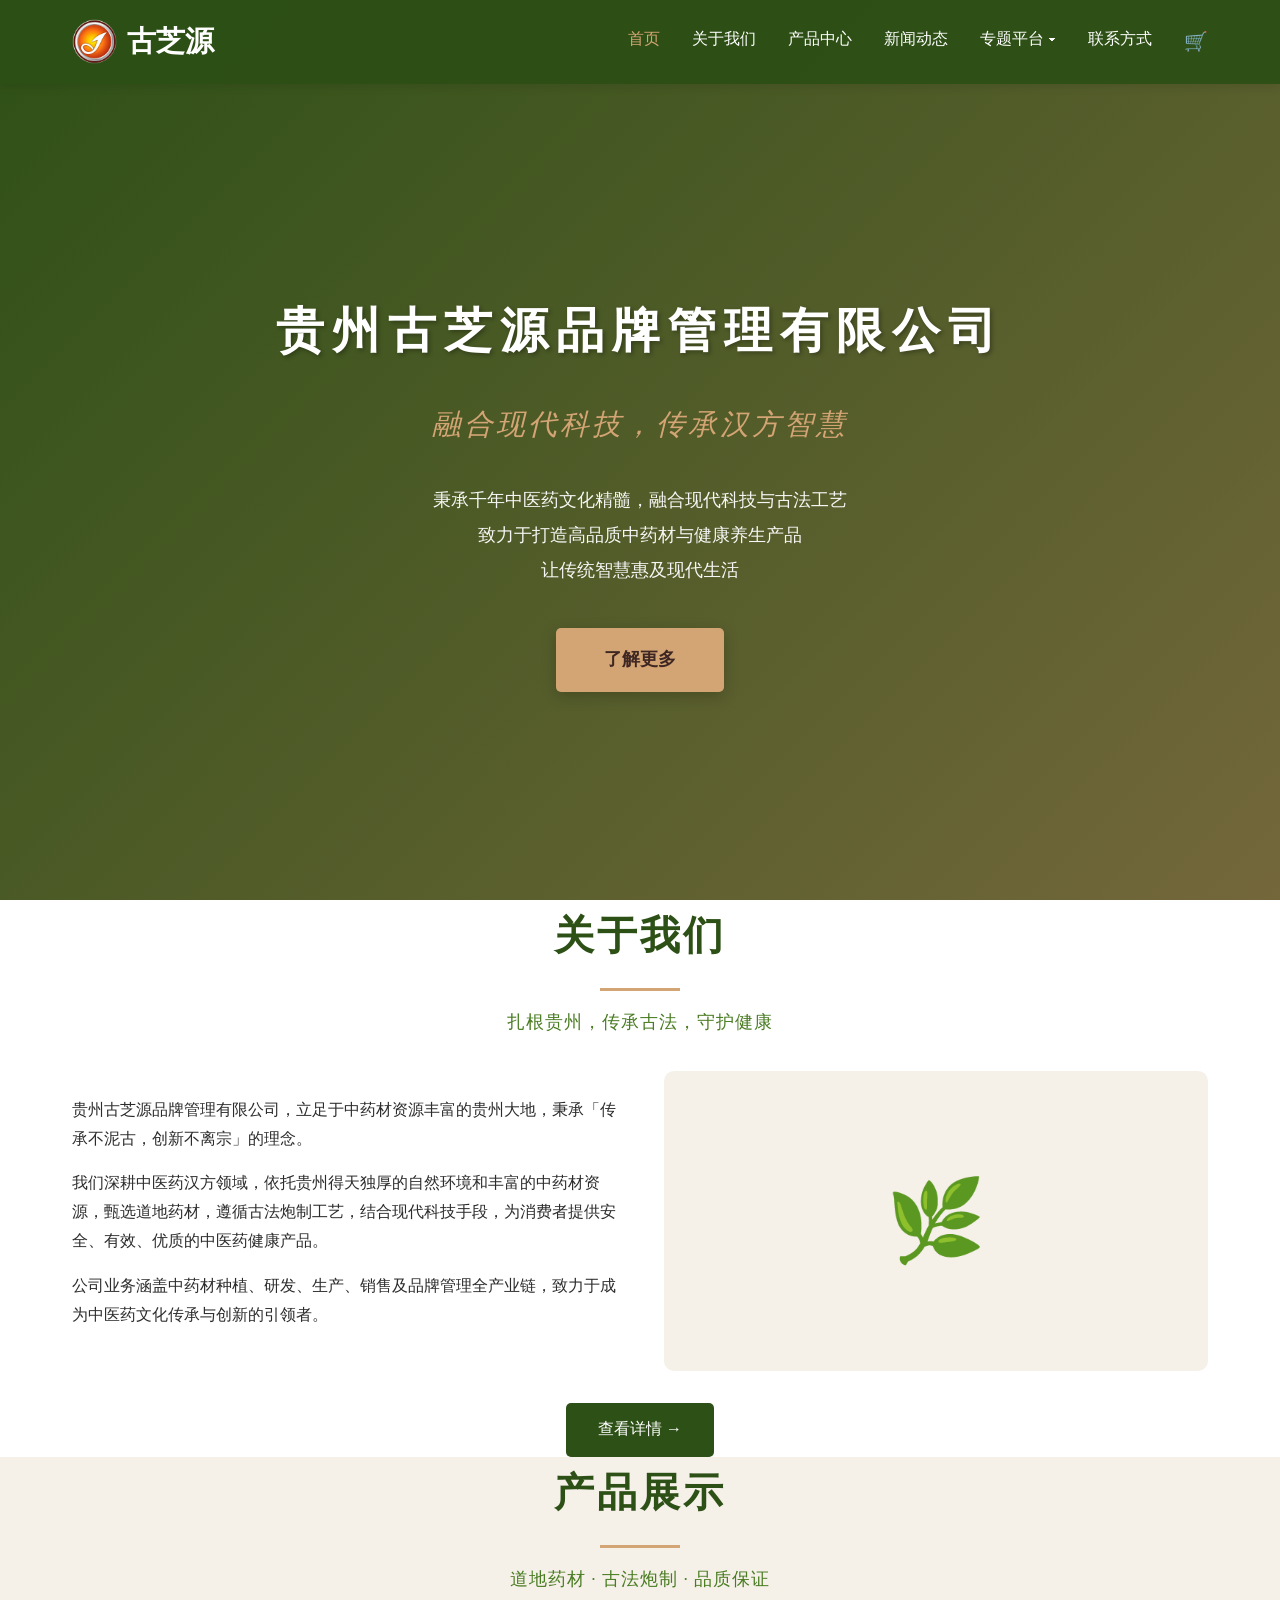
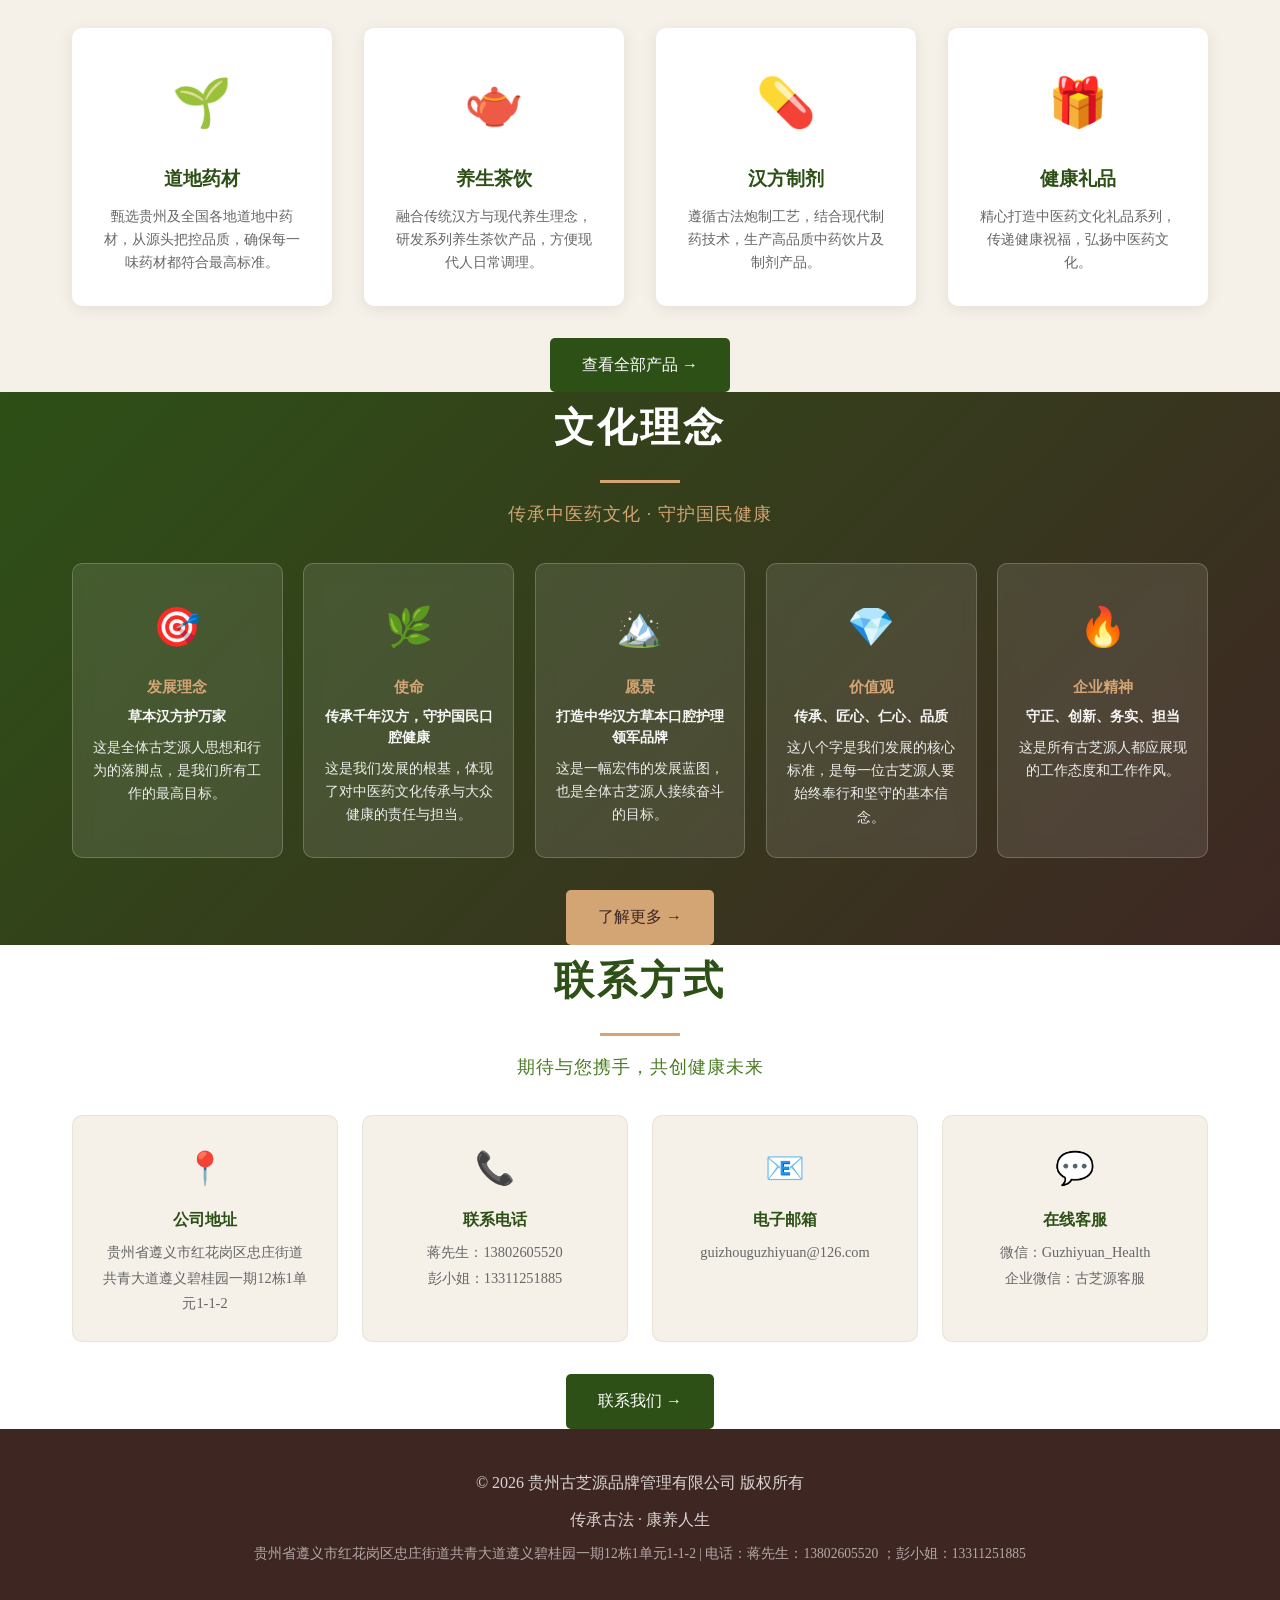
<file: index.html>
<!DOCTYPE html>
<html lang="zh-CN">
<head>
    <meta charset="UTF-8">
    <meta name="viewport" content="width=device-width, initial-scale=1.0">
        <!-- Favicon 多端套件 -->
    <link rel="icon" type="image/x-icon" href="favicon.ico?v=20260923">
    <link rel="icon" type="image/png" sizes="32x32" href="images/favicon-32.png?v=20260923">
    <link rel="icon" type="image/png" sizes="16x16" href="images/favicon-16.png?v=20260923">
    <link rel="apple-touch-icon" sizes="180x180" href="images/apple-touch-icon.png?v=20260923">
    <link rel="manifest" href="site.webmanifest">
    <meta name="theme-color" content="#F39423">
    <meta name="msapplication-TileColor" content="#F39423">
    <meta name="apple-mobile-web-app-capable" content="yes">
    <meta name="apple-mobile-web-app-status-bar-style" content="black-translucent">
    <meta name="apple-mobile-web-app-title" content="古芝源">
    <meta name="format-detection" content="telephone=no">
    <title>贵州古芝源品牌管理有限公司 - 传承古法·芝养人生</title>
    <meta name="robots" content="index, follow, max-image-preview:large, max-snippet:-1">
    <meta name="description" content="贵州古芝源品牌管理有限公司——融合现代科技，传承汉方智慧，深耕道地中药材与养生茶饮、汉方制剂、健康礼品，守护国民健康。">
    <meta name="keywords" content="古芝源,贵州古芝源,汉方草本牙膏,道地中药材,中医药品牌,贵州遵义,钟氏汉方,汉方制剂,养生茶饮,健康礼品">
    <link rel="canonical" href="https://www.gzguzhiyuan.com/">
    <meta property="og:type" content="website">
    <meta property="og:title" content="贵州古芝源品牌管理有限公司 - 传承古法·芝养人生">
    <meta property="og:description" content="贵州古芝源品牌管理有限公司——融合现代科技，传承汉方智慧，深耕道地中药材与养生茶饮、汉方制剂、健康礼品，守护国民健康。">
    <meta property="og:url" content="https://www.gzguzhiyuan.com/">
    <meta property="og:image" content="https://www.gzguzhiyuan.com/images/og-image.jpg?v=20260923">
    <meta property="og:image:width" content="1200">
    <meta property="og:image:height" content="630">
    <meta property="og:image:alt" content="贵州古芝源品牌管理有限公司 - 传承古法·芝养人生">
    <meta property="og:site_name" content="贵州古芝源">
    <meta property="og:locale" content="zh_CN">
    <meta name="twitter:card" content="summary_large_image">
    <meta name="twitter:title" content="贵州古芝源品牌管理有限公司 - 传承古法·芝养人生">
    <meta name="twitter:description" content="贵州古芝源品牌管理有限公司——融合现代科技，传承汉方智慧，深耕道地中药材与养生茶饮、汉方制剂、健康礼品，守护国民健康。">
    <meta name="twitter:image" content="https://www.gzguzhiyuan.com/images/og-image.jpg?v=20260923">

    <script type="application/ld+json">
    {
      "@context": "https://schema.org",
      "@graph": [
        {
          "@type": "Organization",
          "@id": "https://www.gzguzhiyuan.com/#org",
          "name": "贵州古芝源品牌管理有限公司",
          "alternateName": "古芝源 | Guzhiyuan",
          "url": "https://www.gzguzhiyuan.com/",
          "logo": {
            "@type": "ImageObject",
            "url": "https://www.gzguzhiyuan.com/images/logo-512.png?v=20260923",
            "width": 512,
            "height": 512
          },
          "image": "https://www.gzguzhiyuan.com/images/og-image.jpg?v=20260923",
          "description": "贵州古芝源品牌管理有限公司——融合现代科技，传承汉方智慧，深耕道地中药材与养生茶饮、汉方制剂、健康礼品。",
          "foundingDate": "2020",
          "areaServed": "CN",
          "address": {
            "@type": "PostalAddress",
            "addressRegion": "贵州省",
            "addressLocality": "遵义市"
          },
          "contactPoint": {
            "@type": "ContactPoint",
            "contactType": "customer service",
            "url": "https://www.gzguzhiyuan.com/contact.html",
            "availableLanguage": ["zh-Hans"]
          },
          "sameAs": []
        },
        {
          "@type": "WebSite",
          "@id": "https://www.gzguzhiyuan.com/#site",
          "url": "https://www.gzguzhiyuan.com/",
          "name": "古芝源",
          "inLanguage": "zh-CN",
          "publisher": {"@id": "https://www.gzguzhiyuan.com/#org"}
        }
      ]
    }
    </script>

<link rel="stylesheet" href="styles.css">
<style>
        /* ===== 首页专属样式 ===== */

        /* Hero区域 */
        .hero {
            height: 100vh;
            background: linear-gradient(135deg, rgba(45,80,22,0.85), rgba(139,111,71,0.75)),
                        url('data:image/svg+xml;utf8,<svg xmlns="http://www.w3.org/2000/svg" viewBox="0 0 1920 1080"><rect fill="%232d5016" width="1920" height="1080"/><text fill="%23f5f0e8" font-family="serif" font-size="30" opacity="0.05" x="50" y="50">古芝源</text></svg>');
            background-size: cover;
            background-position: center;
            display: flex;
            align-items: center;
            justify-content: center;
            text-align: center;
            color: var(--white);
            padding-top: 80px;
        }

        .hero-content {
            max-width: 800px;
            padding: 0 2rem;
        }

        .hero-content h1 {
            font-size: 3rem;
            font-weight: bold;
            letter-spacing: 8px;
            text-shadow: 2px 2px 4px rgba(0,0,0,0.3);
            margin-bottom: 1.5rem;
        }

        .hero-content .subtitle {
            font-size: 1.8rem;
            color: var(--gold);
            margin-bottom: 2rem;
            font-style: italic;
            letter-spacing: 3px;
        }

        .hero-content .desc {
            font-size: 1.1rem;
            line-height: 2;
            margin-bottom: 2.5rem;
            opacity: 0.95;
        }

        .hero-content .btn-gold {
            display: inline-block;
            padding: 1rem 3rem;
            background: var(--gold);
            color: var(--dark-brown);
            text-decoration: none;
            border-radius: 5px;
            font-size: 1.1rem;
            font-weight: bold;
            transition: all 0.3s;
            box-shadow: 0 4px 15px rgba(0,0,0,0.2);
        }

        .hero-content .btn-gold:hover {
            background: #e0b88a;
            transform: translateY(-2px);
            box-shadow: 0 6px 20px rgba(0,0,0,0.3);
        }

        /* 板块公共样式 */
        .section-inner {
            max-width: 1200px;
            margin: 0 auto;
            padding: 0 2rem;
        }

        .section-title {
            text-align: center;
            font-size: 2.5rem;
            color: var(--primary-green);
            margin-bottom: 0.5rem;
            letter-spacing: 3px;
        }

        .section-subtitle {
            text-align: center;
            color: var(--light-green);
            font-size: 1.1rem;
            margin-bottom: 2rem;
            letter-spacing: 1px;
        }

        .section-link {
            text-align: center;
            margin-top: 2rem;
        }

        .section-link a {
            display: inline-block;
            padding: 0.8rem 2rem;
            background: var(--primary-green);
            color: white;
            text-decoration: none;
            border-radius: 5px;
            font-size: 1rem;
            transition: background 0.3s;
        }

        .section-link a:hover {
            background: var(--light-green);
        }

        /* 关于我们 */
        .about-section {
            background: var(--white);
        }

        .about-content {
            display: grid;
            grid-template-columns: 1fr 1fr;
            gap: 3rem;
            align-items: center;
        }

        .about-text p {
            margin-bottom: 1rem;
            color: var(--text-dark);
            line-height: 1.8;
        }

        .about-image {
            width: 100%;
            height: 300px;
            background: var(--cream);
            border-radius: 10px;
            display: flex;
            align-items: center;
            justify-content: center;
            font-size: 5rem;
        }

        /* 产品展示 */
        .products-section {
            background: var(--cream);
        }

        .product-grid {
            display: grid;
            grid-template-columns: repeat(auto-fit, minmax(250px, 1fr));
            gap: 2rem;
        }

        .product-card {
            background: white;
            padding: 2rem;
            border-radius: 10px;
            text-align: center;
            box-shadow: 0 3px 15px rgba(0,0,0,0.08);
            transition: transform 0.3s, box-shadow 0.3s;
            cursor: pointer;
        }

        .product-card:hover {
            transform: translateY(-5px);
            box-shadow: 0 8px 25px rgba(0,0,0,0.12);
        }

        .product-card .icon {
            font-size: 3rem;
            margin-bottom: 1rem;
        }

        .product-card h3 {
            color: var(--primary-green);
            font-size: 1.2rem;
            margin-bottom: 0.5rem;
        }

        .product-card p {
            color: var(--text-light);
            font-size: 0.9rem;
            line-height: 1.6;
        }

        /* 文化理念 */
        .culture-section {
            background: linear-gradient(135deg, var(--primary-green), var(--dark-brown));
            color: white;
        }

        .culture-section .section-title {
            color: white;
        }

        .culture-section .section-subtitle {
            color: var(--gold);
        }

        .culture-grid {
            display: grid;
            grid-template-columns: repeat(5, 1fr);
            gap: 1.3rem;
        }

        @media (max-width: 992px) {
            .culture-grid {
                grid-template-columns: repeat(3, 1fr);
            }
        }
        @media (max-width: 600px) {
            .culture-grid {
                grid-template-columns: 1fr;
            }
        }

        .culture-item {
            background: rgba(255,255,255,0.1);
            padding: 1.8rem 1.1rem;
            border-radius: 10px;
            text-align: center;
            backdrop-filter: blur(10px);
            border: 1px solid rgba(255,255,255,0.2);
        }

        .culture-item .icon {
            font-size: 2.4rem;
            margin-bottom: 0.7rem;
        }

        .culture-item h3 {
            font-size: 0.95rem;
            margin-bottom: 0.35rem;
            color: var(--gold);
            font-weight: 700;
        }

        .culture-item .subtitle {
            font-size: 0.9rem;
            font-weight: 600;
            margin-bottom: 0.6rem;
            line-height: 1.45;
            opacity: 0.95;
        }

        .culture-item p {
            font-size: 0.9rem;
            opacity: 0.9;
            line-height: 1.6;
        }

        .culture-section .section-link a {
            background: var(--gold);
            color: var(--dark-brown);
        }

        .culture-section .section-link a:hover {
            background: #e0b88a;
        }

        /* 联系方式 */
        .contact-section {
            background: var(--white);
        }

        .contact-grid {
            display: grid;
            grid-template-columns: repeat(auto-fit, minmax(200px, 1fr));
            gap: 1.5rem;
        }

        .contact-card {
            background: var(--cream);
            padding: 1.5rem;
            border-radius: 10px;
            text-align: center;
            border: 1px solid rgba(139,111,71,0.1);
        }

        .contact-card .icon {
            font-size: 2rem;
            margin-bottom: 0.5rem;
        }

        .contact-card h3 {
            font-size: 1rem;
            color: var(--primary-green);
            margin-bottom: 0.3rem;
        }

        .contact-card p {
            font-size: 0.9rem;
            color: var(--text-light);
        }

        /* 购物车角标 */
        .cart-link {
            position: relative;
            display: flex;
            align-items: center;
            gap: 0.3rem;
        }

        .cart-icon {
            font-size: 1.2rem;
        }

        .cart-badge {
            position: absolute;
            top: -8px;
            right: -12px;
            background: var(--gold);
            color: var(--white);
            font-size: 0.7rem;
            font-weight: bold;
            width: 18px;
            height: 18px;
            border-radius: 50%;
            display: none;
            align-items: center;
            justify-content: center;
            box-shadow: 0 2px 5px rgba(0,0,0,0.2);
        }

        .cart-badge.show {
            display: flex;
        }

        /* 响应式 */
        @media (max-width: 768px) {
            .hero-content h1 {
                font-size: 2rem;
                letter-spacing: 4px;
            }

            .hero-content .subtitle {
                font-size: 1.3rem;
            }

            .hero-content .desc {
                font-size: 1rem;
            }

            .about-content {
                grid-template-columns: 1fr;
            }

            .section-title {
                font-size: 1.8rem;
            }
        }
    </style>
</head>
<body>
    <!-- 导航栏 -->
    <nav class="navbar" id="navbar">
        <div class="nav-container">
            <a href="index.html" class="logo" id="logo-link">
                <img class="logo-img" id="logo-img" src="" alt="" style="display:none;">
                <span class="logo-icon" id="logo-icon">芝</span>
                <span id="logo-text">古芝源</span>
            </a>
            <ul class="nav-links" id="nav-links">
                <!-- JS 动态生成 -->
            </ul>
        </div>
    </nav>

    <!-- Hero区域 -->
    <section class="hero" id="hero">
        <div class="hero-content fade-in">
            <h1 id="hero-title">贵州古芝源品牌管理有限公司</h1>
            <p class="subtitle" id="hero-subtitle">传承古法 · 芝养人生</p>
            <p class="desc" id="hero-desc">
                秉承千年中医药文化精髓，融合现代科技与古法工艺<br>
                致力于打造高品质中药材与健康养生产品<br>
                让传统智慧惠及现代生活
            </p>
            <a href="about.html" class="btn-gold" id="hero-btn">了解更多</a>
        </div>
    </section>

    <!-- 关于我们 -->
    <section class="section about-section" id="about">
        <div class="section-inner">
            <h2 class="section-title fade-in" id="about-title">关于我们</h2>
            <p class="section-subtitle fade-in" id="about-subtitle">扎根贵州，传承古法，守护健康</p>
            <div class="about-content">
                <div class="about-text fade-in" id="about-text">
                    <!-- JS 动态生成 -->
                </div>
                <div class="about-image fade-in" id="about-image">
                    <span>🌿</span>
                </div>
            </div>
            <div class="section-link fade-in">
                <a href="about.html">查看详情 →</a>
            </div>
        </div>
    </section>

    <!-- 产品展示 -->
    <section class="section products-section" id="products">
        <div class="section-inner">
            <h2 class="section-title fade-in" id="products-title">产品展示</h2>
            <p class="section-subtitle fade-in" id="products-subtitle">道地药材 · 古法炮制 · 品质保证</p>
            <div class="product-grid" id="products-grid">
                <!-- JS 动态生成 -->
            </div>
            <div class="section-link fade-in">
                <a href="products.html">查看全部产品 →</a>
            </div>
        </div>
    </section>

    <!-- 文化理念 -->
    <section class="section culture-section" id="culture">
        <div class="section-inner">
            <h2 class="section-title fade-in" id="culture-title">文化理念</h2>
            <p class="section-subtitle fade-in" id="culture-subtitle">传承中医药文化 · 守护国民健康</p>
            <div class="culture-grid" id="culture-grid">
                <!-- JS 动态生成 -->
            </div>
            <div class="section-link fade-in">
                <a href="about.html#culture">了解更多 →</a>
            </div>
        </div>
    </section>

    <!-- 联系方式 -->
    <section class="section contact-section" id="contact">
        <div class="section-inner">
            <h2 class="section-title fade-in" id="contact-title">联系方式</h2>
            <p class="section-subtitle fade-in" id="contact-subtitle">期待与您携手，共创健康未来</p>
            <div class="contact-grid" id="contact-grid">
                <!-- JS 动态生成 -->
            </div>
            <div class="section-link fade-in">
                <a href="contact.html">联系我们 →</a>
            </div>
        </div>
    </section>

    <!-- 页脚 -->
    <footer class="footer" id="footer">
        <!-- JS 动态生成 -->
    </footer>

    <script>
    // ============ 数据加载 ============
    async function loadSiteData() {
        try {
            const res = await fetch('content/site.json?t=' + Date.now());
            const site = await res.json();
            renderLogo(site);
            renderNav(site);
            renderFooter(site);
        } catch(e) { console.error('site.json load error:', e); }
    }

    function renderLogo(site) {
        const co = site.company || {};
        const img = document.getElementById('logo-img');
        const icon = document.getElementById('logo-icon');
        const text = document.getElementById('logo-text');
        // 使用短名称，避免"贵州古芝源品牌管理有限公司"撑破导航栏
        text.textContent = co.shortName || co.name || '古芝源';
        if (co.logoImage) {
            img.src = co.logoImage;
            img.style.display = '';
            icon.style.display = 'none';
            // 图片加载失败回退到 icon+text
            img.onerror = function() {
                img.style.display = 'none';
                icon.style.display = '';
            };
        }
    }

    function renderNav(site) {
        const nav = document.getElementById('nav-links');
        const navItems = (site.nav || [
            { file: 'index.html', label: '首页' },
            { file: 'about.html', label: '关于我们' },
            { file: 'products.html', label: '产品中心' },
            { file: 'news.html', label: '新闻动态' },
            { file: 'contact.html', label: '联系方式' }
        ]);
        const current = window.location.pathname.split('/').pop() || 'index.html';
        let html = '';
        navItems.forEach(item => {
            const isActive = item.file === current;
            const hasChildren = item.children && item.children.length > 0;
            if (hasChildren) {
                // 下拉菜单
                const isChildActive = item.children.some(c => c.file === current);
                html += `<li class="dropdown ${isChildActive ? 'active' : ''}">`;
                html += `  <a href="${item.file || '#'}" class="${isChildActive ? 'active-link' : ''}" onclick="event.preventDefault();event.stopPropagation();this.parentElement.toggleAttribute('data-open');">${item.label} ▾<span class="arrow">▼</span></a>`;
                html += `  <ul class="dropdown-menu">`;
                item.children.forEach(child => {
                    const isChild = child.file === current;
                    html += `    <li><a href="${child.file}" class="${isChild ? 'active-link' : ''}">${child.label}</a></li>`;
                });
                html += `  </ul>`;
                html += `</li>`;
            } else {
                // 普通链接
                html += `<li><a href="${item.file}" ${isActive ? 'style="color:var(--gold);"' : ''}>${item.label}</a></li>`;
            }
        });
        html += `
            <li>
                <a href="cart.html" class="cart-link">
                    <span class="cart-icon">🛒</span>
                    <span class="cart-badge" id="cart-badge">0</span>
                </a>
            </li>`;
        nav.innerHTML = html;
        updateCartBadge();
    }

    function renderFooter(site) {
        const footer = document.getElementById('footer');
        if (!site.footer) return;
        const f = site.footer;
        const companyName = (site.company && site.company.name) || '贵州古芝源品牌管理有限公司';
        footer.innerHTML = `
            <p>© ${new Date().getFullYear()} ${companyName} 版权所有</p>
            <p>${f.slogan || '传承古法 · 芝养人生'}</p>
            <p style="margin-top:0.5rem;font-size:0.85rem;opacity:0.6;">
                ${(site.contact && site.contact.address) || ''} ${(site.contact && site.contact.phone) ? '| 电话：' + site.contact.phone : ''}
            </p>
        `;
    }

    // ============ 首页数据加载 ============
    async function loadHomeData() {
        try {
            const res = await fetch('content/home.json?t=' + Date.now());
            const home = await res.json();
            renderHero(home.hero);
            renderAbout(home.about);
            renderProducts(home.products);
            renderCulture(home.culture);
            renderContact(home.contact);
        } catch(e) {
            console.error('home.json load error:', e);
        }
    }

    function renderHero(hero) {
        if (!hero) return;
        document.getElementById('hero-title').textContent = hero.title || '';
        document.getElementById('hero-subtitle').textContent = hero.subtitle || '';
        document.getElementById('hero-desc').innerHTML = (hero.description || '').replace(/\n/g, '<br>');
        const btn = document.getElementById('hero-btn');
        btn.textContent = hero.buttonText || '了解更多';
        btn.href = hero.buttonLink || 'about.html';
    }

    function renderAbout(about) {
        if (!about) return;
        document.getElementById('about-title').textContent = about.title || '';
        document.getElementById('about-subtitle').textContent = about.subtitle || '';
        const container = document.getElementById('about-text');
        const paragraphs = about.paragraphs || about.paragraph || [];
        container.innerHTML = paragraphs.map(p => `<p>${p}</p>`).join('');
    }

    function renderProducts(products) {
        if (!products) return;
        document.getElementById('products-title').textContent = products.title || '';
        document.getElementById('products-subtitle').textContent = products.subtitle || '';
        const grid = document.getElementById('products-grid');
        const items = products.items || [];
        grid.innerHTML = items.map(item => `
            <div class="product-card fade-in" onclick="location.href='products.html'">
                <div class="icon">${item.icon || '🌿'}</div>
                <h3>${item.name || ''}</h3>
                <p>${item.description || ''}</p>
            </div>
        `).join('');
    }

    function renderCulture(culture) {
        if (!culture) return;
        document.getElementById('culture-title').textContent = culture.title || '';
        document.getElementById('culture-subtitle').textContent = culture.subtitle || '';
        const grid = document.getElementById('culture-grid');
        const items = culture.items || [];
        grid.innerHTML = items.map(item => `
            <div class="culture-item fade-in">
                <div class="icon">${item.icon || ''}</div>
                <h3>${item.name || ''}</h3>
                ${item.subtitle ? `<div class="subtitle">${item.subtitle}</div>` : ''}
                <p>${item.description || ''}</p>
            </div>
        `).join('');
    }

    function renderContact(contact) {
        if (!contact) return;
        document.getElementById('contact-title').textContent = contact.title || '';
        document.getElementById('contact-subtitle').textContent = contact.subtitle || '';
        const grid = document.getElementById('contact-grid');
        const items = contact.items || [];
        grid.innerHTML = items.map(item => `
            <div class="contact-card fade-in">
                <div class="icon">${item.icon || ''}</div>
                <h3>${item.name || ''}</h3>
                <p>${item.description || ''}</p>
            </div>
        `).join('');
    }

    // ============ 购物车角标 ============
    function getCart() {
        try { return JSON.parse(localStorage.getItem('guzhiyuan_cart') || '[]'); }
        catch(e) { return []; }
    }
    function getCartCount() {
        return getCart().reduce((s, i) => s + i.quantity, 0);
    }
    function updateCartBadge() {
        var retryCount = arguments[0] || 0;
        const badge = document.getElementById('cart-badge');
        if (!badge) {
            if (retryCount < 5) setTimeout(function() { updateCartBadge(retryCount + 1); }, 150);
            return;
        }
        const count = getCartCount();
        badge.textContent = count > 99 ? '99+' : count;
        badge.setAttribute('data-count', String(count));
        if (count > 0) {
            badge.classList.add('visible', 'show');
            badge.style.display = 'flex';
        } else {
            badge.classList.remove('visible', 'show');
            badge.style.display = 'none';
        }
    }

    // ============ 初始化 ============
    (async function() {
        await loadSiteData();
        await loadHomeData();

        // 滚动动画
        const fadeInElements = document.querySelectorAll('.fade-in');
        const observer = new IntersectionObserver((entries) => {
            entries.forEach(entry => {
                if (entry.isIntersecting) entry.target.classList.add('visible');
            });
        }, { threshold: 0.1 });
        fadeInElements.forEach(el => observer.observe(el));

        // 导航栏滚动效果
        window.addEventListener('scroll', function() {
            const navbar = document.getElementById('navbar');
            if (window.scrollY > 50) {
                navbar.style.background = 'rgba(45,80,22,0.98)';
            } else {
                navbar.style.background = 'rgba(45,80,22,0.95)';
            }
        });
    })();
    </script>
    <script src="cart.js?v=20260624"></script>
    <script src="nav.js"></script>
</body>
</html>
</file>
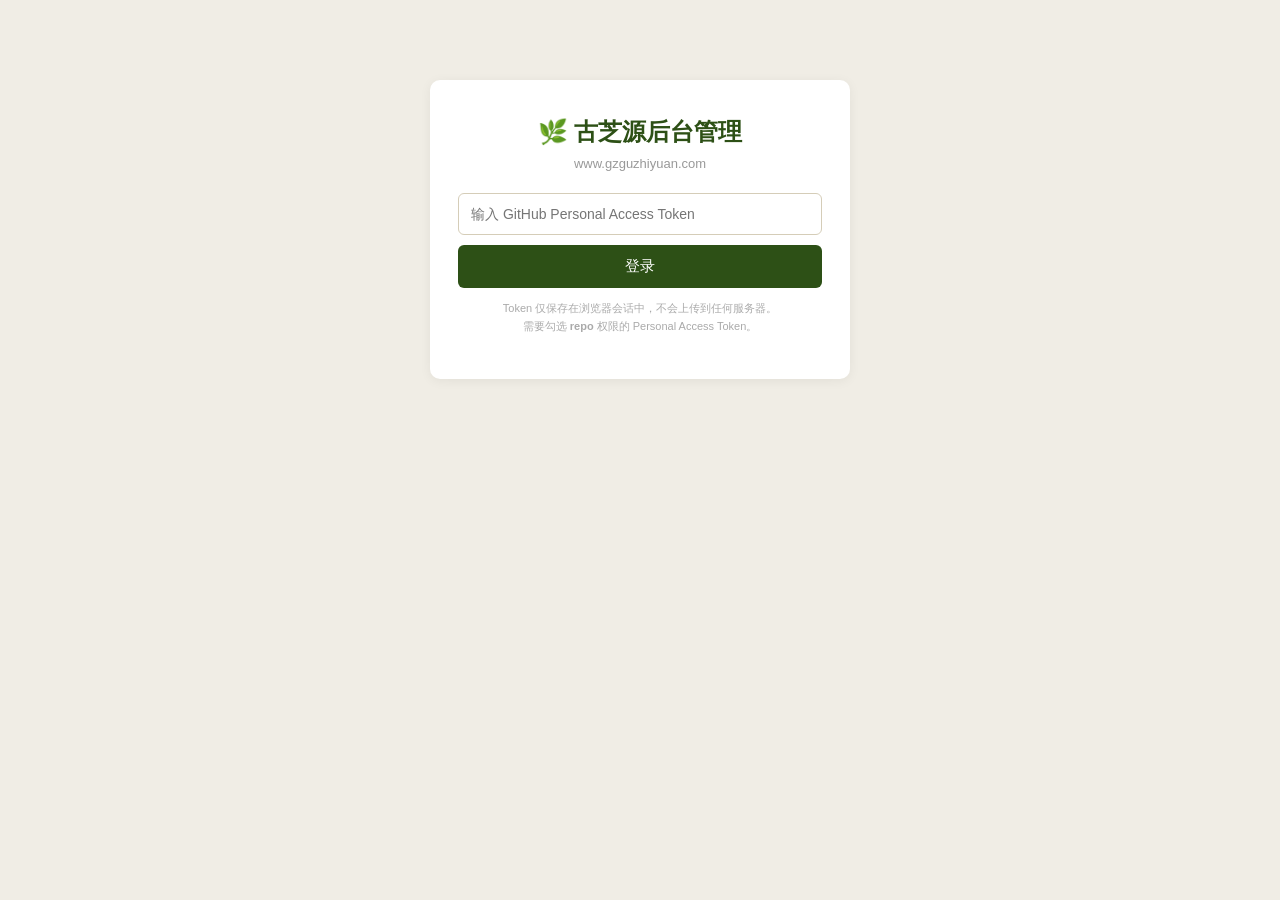
<file: admin/index.html>
<!DOCTYPE html>
<html lang="zh-CN">
<head>
    <meta charset="UTF-8">
    <meta name="viewport" content="width=device-width, initial-scale=1.0">
    <meta http-equiv="Cache-Control" content="no-cache, no-store, must-revalidate">
    <meta http-equiv="Pragma" content="no-cache">
    <meta http-equiv="Expires" content="0">
    <title>内容管理 - 古芝源后台</title>
    <style>
        * { margin: 0; padding: 0; box-sizing: border-box; }
        body { font-family: "Microsoft YaHei", sans-serif; background: #f0ede5; color: #333; }

        /* Login */
        .login-box {
            max-width: 420px; margin: 80px auto; padding: 36px 28px;
            background: #fff; border-radius: 10px; box-shadow: 0 2px 12px rgba(0,0,0,0.06);
            text-align: center;
        }
        .login-box h2 { color: #2d5016; margin-bottom: 8px; }
        .login-box .sub { color: #999; font-size: 13px; margin-bottom: 22px; }
        .login-box input[type="password"] {
            width: 100%; padding: 12px; border: 1px solid #d5cdb8; border-radius: 6px;
            font-size: 14px; margin-bottom: 10px;
        }
        .login-box button {
            width: 100%; padding: 12px; background: #2d5016; color: #fff;
            border: none; border-radius: 6px; font-size: 15px; cursor: pointer;
        }
        .login-box button:hover { background: #3a6a1e; }
        .login-box .note { font-size: 11px; color: #aaa; margin-top: 12px; line-height: 1.6; }
        .login-box .error { color: #c0392b; font-size: 13px; margin-top: 8px; }

        /* Admin */
        .admin-panel { display: none; }
        .topbar {
            background: #2d5016; color: #fff; padding: 12px 20px;
            display: flex; justify-content: space-between; align-items: center;
        }
        .topbar h1 { font-size: 18px; }
        .topbar button { background: rgba(255,255,255,0.2); color:#fff; border:none; padding:6px 16px; border-radius:4px; cursor:pointer; }
        .main { display: flex; min-height: calc(100vh - 48px); }
        .sidebar {
            width: 220px; background: #fff; border-right: 1px solid #e5dfcf;
            padding: 12px 0; flex-shrink: 0;
        }
        .sidebar a {
            display: block; padding: 10px 24px; color: #555; text-decoration: none;
            font-size: 14px; border-left: 3px solid transparent;
        }
        .sidebar a:hover, .sidebar a.active { color: #2d5016; background: #f5f0e2; border-left-color: #2d5016; }
        .content { flex: 1; padding: 24px 32px; overflow-y: auto; }
        .section-title { color: #2d5016; font-size: 20px; margin-bottom: 18px; border-bottom: 2px solid #e5dfcf; padding-bottom: 8px; }
        .form-group { margin-bottom: 14px; }
        .form-group label { display: block; font-size: 13px; color: #666; margin-bottom: 4px; font-weight: bold; }
        .form-group input, .form-group textarea, .form-group select {
            width: 100%; padding: 8px 12px; border: 1px solid #d5cdb8; border-radius: 5px;
            font-size: 13px; font-family: inherit;
        }
        .form-group textarea { min-height: 80px; resize: vertical; }
        .btn-save {
            background: #2d5016; color: #fff; border: none; padding: 10px 28px;
            border-radius: 6px; font-size: 15px; cursor: pointer; margin-top: 8px;
        }
        .btn-save:hover { background: #3a6a1e; }
        .status { font-size: 13px; margin-left: 14px; }
        .status.success { color: #27ae60; }
        .status.error { color: #c0392b; }
        .status.info { color: #3498db; }

        .list-item {
            background: #fff; border: 1px solid #e5dfcf; border-radius: 6px;
            padding: 14px 18px; margin-bottom: 10px; display: flex; justify-content: space-between;
            align-items: center; cursor: pointer;
        }
        .list-item:hover { border-color: #2d5016; background: #fafbf5; }
        .list-item .delete-btn { color: #c0392b; font-size: 13px; cursor: pointer; margin-left:12px; }
        .empty-hint { color: #aaa; text-align: center; padding: 40px; }
    </style>
</head>
<body>

<!-- LOGIN -->
<div class="login-box" id="login-box">
    <h2>🌿 古芝源后台管理</h2>
    <p class="sub">www.gzguzhiyuan.com</p>
    <input type="password" id="token-input" placeholder="输入 GitHub Personal Access Token">
    <button onclick="login()">登录</button>
    <p class="note">Token 仅保存在浏览器会话中，不会上传到任何服务器。<br>需要勾选 <b>repo</b> 权限的 Personal Access Token。</p>
    <div class="error" id="login-error"></div>
</div>

<!-- ADMIN PANEL -->
<div class="admin-panel" id="admin-panel">
    <div class="topbar">
        <h1>🌿 古芝源 · 后台管理</h1>
        <button onclick="logout()">退出登录</button>
    </div>
    <div class="main">
        <div class="sidebar" id="sidebar">
            <a href="#" data-page="site" class="active">⚙️ 站点设置</a>
            <a href="#" data-page="home">🏠 首页内容</a>
            <a href="#" data-page="about">📖 关于我们</a>
            <a href="#" data-page="contact">📞 联系我们</a>
            <a href="#" data-page="news">📰 新闻管理</a>
            <a href="#" data-page="products">📦 产品管理</a>
        </div>
        <div class="content" id="content-area"></div>
    </div>
</div>

<script>
const OWNER = 'guzhiyuan2026';
const REPO = 'guzhiyuan-site';
let TOKEN = '';

function login() {
    TOKEN = document.getElementById('token-input').value.trim();
    if (!TOKEN) { showError('请输入 Token'); return; }
    showError('');
    fetch('https://api.github.com/repos/' + OWNER + '/' + REPO, {
        headers: { Authorization: 'token ' + TOKEN }
    }).then(r => {
        if (r.ok) {
            document.getElementById('login-box').style.display = 'none';
            document.getElementById('admin-panel').style.display = 'block';
            loadPage('site');
        } else {
            showError('Token 无效或无 repo 权限');
        }
    }).catch(() => showError('网络错误，GitHub API 不可达'));
}

function logout() {
    TOKEN = '';
    document.getElementById('login-box').style.display = 'block';
    document.getElementById('admin-panel').style.display = 'none';
}

function showError(msg) {
    document.getElementById('login-error').textContent = msg;
}

// ---- Sidebar ----
document.getElementById('sidebar').addEventListener('click', function(e) {
    if (e.target.tagName === 'A') {
        e.preventDefault();
        document.querySelectorAll('#sidebar a').forEach(a => a.classList.remove('active'));
        e.target.classList.add('active');
        loadPage(e.target.dataset.page);
    }
});

// ---- Load Pages ----
async function loadPage(page) {
    const area = document.getElementById('content-area');
    area.innerHTML = '<p style="color:#999;text-align:center;padding:40px;">加载中...</p>';
    switch(page) {
        case 'site': await loadSiteSettings(); break;
        case 'home': await loadHomeContent(); break;
        case 'about': await loadAboutContent(); break;
        case 'contact': await loadContactContent(); break;
        case 'news': await loadNewsList(); break;
        case 'products': await loadProductsList(); break;
    }
}

// ---- GitHub API helpers ----
function fromBase64(b64) {
    const binary = atob(b64);
    const bytes = new Uint8Array(binary.length);
    for (let i = 0; i < binary.length; i++) {
        bytes[i] = binary.charCodeAt(i);
    }
    return new TextDecoder('utf-8').decode(bytes);
}

async function getFile(path) {
    const resp = await fetch('https://api.github.com/repos/'+OWNER+'/'+REPO+'/contents/'+path, {
        headers: { Authorization: 'token ' + TOKEN }
    });
    if (!resp.ok) throw new Error('Failed to load ' + path);
    const data = await resp.json();
    const jsonStr = fromBase64(data.content);
    return { content: JSON.parse(jsonStr), sha: data.sha };
}

function toBase64(str) {
    const encoder = new TextEncoder();
    const bytes = encoder.encode(str);
    let binary = '';
    bytes.forEach(b => binary += String.fromCharCode(b));
    return btoa(binary);
}

async function saveFile(path, content, sha, message) {
    const body = JSON.stringify({
        message: message || 'Update ' + path,
        content: toBase64(JSON.stringify(content, null, 2)),
        branch: 'main',
        sha: sha
    });
    const resp = await fetch('https://api.github.com/repos/'+OWNER+'/'+REPO+'/contents/'+path, {
        method: 'PUT',
        headers: { Authorization: 'token ' + TOKEN, 'Content-Type': 'application/json' },
        body: body
    });
    if (!resp.ok) throw new Error('Save failed');
    return resp.json();
}

// 上传二进制文件（图片等）
async function uploadBinaryFile(path, binaryContent, message) {
    const base64 = btoa(String.fromCharCode.apply(null, new Uint8Array(binaryContent)));
    let sha = null;
    try {
        const checkResp = await fetch('https://api.github.com/repos/'+OWNER+'/'+REPO+'/contents/'+path, {
            headers: { Authorization: 'token ' + TOKEN }
        });
        if (checkResp.ok) {
            const existing = await checkResp.json();
            sha = existing.sha;
        }
    } catch(e) {}
    const bodyObj = sha
        ? { message: message || 'Update ' + path, content: base64, branch: 'main', sha: sha }
        : { message: message || 'Upload ' + path, content: base64, branch: 'main' };
    const resp = await fetch('https://api.github.com/repos/'+OWNER+'/'+REPO+'/contents/'+path, {
        method: 'PUT',
        headers: { Authorization: 'token ' + TOKEN, 'Content-Type': 'application/json' },
        body: JSON.stringify(bodyObj)
    });
    if (!resp.ok) throw new Error('Upload failed: ' + resp.status);
    return resp.json();
}

async function createFile(path, content, message) {
    const body = JSON.stringify({
        message: message || 'Create ' + path,
        content: toBase64(JSON.stringify(content, null, 2)),
        branch: 'main'
    });
    const resp = await fetch('https://api.github.com/repos/'+OWNER+'/'+REPO+'/contents/'+path, {
        method: 'PUT',
        headers: { Authorization: 'token ' + TOKEN, 'Content-Type': 'application/json' },
        body: body
    });
    if (!resp.ok) throw new Error('Create failed');
    return resp.json();
}

async function deleteFile(path, sha, message) {
    const body = JSON.stringify({ message: message || 'Delete ' + path, branch: 'main', sha: sha });
    const resp = await fetch('https://api.github.com/repos/'+OWNER+'/'+REPO+'/contents/'+path, {
        method: 'DELETE',
        headers: { Authorization: 'token ' + TOKEN, 'Content-Type': 'application/json' },
        body: body
    });
    if (!resp.ok) throw new Error('Delete failed');
}

// ---- Form builder ----
function buildForm(fields, data, section) {
    let html = '';
    let fieldIdx = 0;
    for (const field of fields) {
        const key = field.name || fieldIdx++;
        const val = data ? (data[key] !== undefined ? data[key] : field.default || '') : (field.default || '');
        if (field.type === 'list') {
            html += '<div class="form-group"><label>' + field.label + '</label>';
            const items = Array.isArray(val) ? val : [];
            const subFields = field.children || [{ name: 'value', label: '值', type: 'text' }];
            html += '<div id="list-' + key.replace(/[^a-zA-Z0-9]/g,'_') + '">';
            items.forEach((item, i) => {
                let itemHtml = '';
                for (const sf of subFields) {
                    const sv = typeof item === 'object' ? (item[sf.name] || '') : item;
                    itemHtml += '<input type="text" value="' + esc(typeof item === 'object' ? (item[sf.name] || '') : item) + '" data-list="' + key.replace(/[^a-zA-Z0-9]/g,'_') + '" data-idx="' + i + '" data-field="' + sf.name + '" placeholder="' + sf.label + '" style="width:calc(100% - 40px);margin-bottom:4px;"> ';
                }
                html += '<div>' + itemHtml + '<button onclick="removeListItem(this)" style="color:#c0392b;border:none;background:none;cursor:pointer;font-size:18px;">&times;</button></div>';
            });
            html += '</div>';
            html += '<button onclick="addListItem(\'' + key.replace(/[^a-zA-Z0-9]/g,'_') + '\',\'' + section + '\',\'' + JSON.stringify(subFields).replace(/'/g,'%27') + '\')" style="color:#2d5016;border:1px dashed #2d5016;background:none;padding:4px 12px;border-radius:4px;cursor:pointer;margin-top:4px;">+ 添加</button>';
            html += '</div>';
        } else if (field.widget === 'select' || field.options) {
            html += '<div class="form-group"><label>' + field.label + '</label>';
            html += '<select data-field="' + key + '" data-section="' + section + '">';
            for (const opt of (field.options || [])) {
                html += '<option' + (val === opt ? ' selected' : '') + '>' + opt + '</option>';
            }
            html += '</select></div>';
        } else if (field.widget === 'textarea' || field.widget === 'text') {
            html += '<div class="form-group"><label>' + field.label + '</label>';
            html += '<textarea data-field="' + key + '" data-section="' + section + '" rows="4">' + esc(val) + '</textarea></div>';
        } else {
            html += '<div class="form-group"><label>' + field.label + '</label>';
            html += '<input type="text" data-field="' + key + '" data-section="' + section + '" value="' + esc(val) + '"></div>';
        }
    }
    return html;
}

function esc(s) { return String(s || '').replace(/&/g,'&amp;').replace(/</g,'&lt;').replace(/>/g,'&gt;').replace(/"/g,'&quot;'); }

function collectForm(section) {
    const data = {};
    document.querySelectorAll('[data-section="'+section+'"]').forEach(el => {
        const key = el.dataset.field;
        if (!key) return;
        data[key] = el.value;
    });
    return data;
}

// ---- Site Settings ----
let siteSha = '';
async function loadSiteSettings() {
    try {
        const f = await getFile('content/site.json');
        siteSha = f.sha;
        const d = f.content.company || {};
        const c = f.content.contact || {};
        const ft = f.content.footer || {};
        const html = '<h2 class="section-title">站点设置</h2>'
            + '<h3 style="margin-top:16px;color:#2d5016;">公司信息</h3>'
            + '<div class="form-group"><label>公司全称</label><input type="text" data-section="site" data-field="companyName" value="' + esc(d.name) + '"></div>'
            + '<div class="form-group"><label>简称</label><input type="text" data-section="site" data-field="shortName" value="' + esc(d.shortName) + '"></div>'
            + '<div class="form-group"><label>品牌口号</label><input type="text" data-section="site" data-field="slogan" value="' + esc(d.slogan) + '"></div>'
            + '<div class="form-group"><label>Logo图标文字</label><input type="text" data-section="site" data-field="logoIcon" value="' + esc(d.logoIcon || '芝') + '"></div>'
            + '<div class="form-group"><label>Logo图片上传</label>'
            + '<div style="display:flex;align-items:center;gap:12px;flex-wrap:wrap;">'
            + '<input type="file" id="logo-file-input" accept="image/png,image/jpeg,image/svg+xml,image/webp" style="max-width:250px;">'
            + '<button type="button" onclick="uploadLogoImage()" style="background:#2d5016;color:#fff;border:none;padding:8px 16px;border-radius:4px;cursor:pointer;">上传LOGO</button>'
            + '<span class="status" id="logo-upload-status"></span>'
            + '</div>'
            + (d.logoImage ? '<div style="margin-top:6px;"><img src="' + esc(d.logoImage) + '" style="max-height:50px;border:1px solid #d5cdb8;border-radius:4px;padding:4px;" alt="当前Logo"><br><small style="color:#999;">当前Logo: ' + esc(d.logoImage) + '</small></div>' : '<div style="margin-top:4px;color:#999;"><small>尚未上传图片Logo，当前使用文字图标</small></div>')
            + '</div>'
            + '<h3 style="margin-top:16px;color:#2d5016;">联系方式</h3>'
            + '<div class="form-group"><label>公司地址</label><input type="text" data-section="site" data-field="address" value="' + esc(c.address) + '"></div>'
            + '<div class="form-group"><label>电话</label><input type="text" data-section="site" data-field="phone" value="' + esc(c.phone) + '"></div>'
            + '<div class="form-group"><label>邮箱</label><input type="text" data-section="site" data-field="email" value="' + esc(c.emailBusiness || '') + '"></div>'
            + '<h3 style="margin-top:16px;color:#2d5016;">页脚</h3>'
            + '<div class="form-group"><label>版权信息</label><input type="text" data-section="site" data-field="copyright" value="' + esc(ft.copyright) + '"></div>'
            + '<div class="form-group"><label>页脚口号</label><input type="text" data-section="site" data-field="footerSlogan" value="' + esc(ft.slogan || '') + '"></div>'
            + '<button class="btn-save" onclick="saveSite()">保存站点设置</button><span class="status" id="site-status"></span>';
        document.getElementById('content-area').innerHTML = html;
    } catch(e) {
        document.getElementById('content-area').innerHTML = '<p style="color:#c0392b;">加载失败: ' + e.message + '</p>';
    }
}

async function saveSite() {
    const status = document.getElementById('site-status');
    status.textContent = '保存中...'; status.className = 'status info';
    try {
        const f = await getFile('content/site.json');
        siteSha = f.sha;
        const fields = document.querySelectorAll('[data-section="site"]');
        const data = {};
        fields.forEach(el => { data[el.dataset.field] = el.value; });
        f.content.company.name = data.companyName;
        f.content.company.shortName = data.shortName;
        f.content.company.slogan = data.slogan;
        f.content.company.logoIcon = data.logoIcon;
        // 保持 logoImage 现有值（由上传功能独立更新）
        await saveFile('content/site.json', f.content, siteSha, 'Update site settings');
        f.content.contact.address = data.address;
        f.content.contact.phone = data.phone;
        if (!f.content.contact.emailBusiness) f.content.contact.emailBusiness = data.email;
        else f.content.contact.emailBusiness = data.email;
        f.content.footer.copyright = data.copyright;
        f.content.footer.slogan = data.footerSlogan;
        await saveFile('content/site.json', f.content, siteSha, 'Update site settings');
        status.textContent = '✅ 已保存'; status.className = 'status success';
    } catch(e) {
        status.textContent = '❌ ' + e.message; status.className = 'status error';
    }
}

// ---- Logo Image Upload ----
async function uploadLogoImage() {
    const fileInput = document.getElementById('logo-file-input');
    const status = document.getElementById('logo-upload-status');
    if (!fileInput.files || !fileInput.files[0]) {
        status.textContent = '⚠️ 请先选择图片文件'; status.className = 'status error';
        return;
    }
    const file = fileInput.files[0];
    if (file.size > 2 * 1024 * 1024) {
        status.textContent = '⚠️ 图片不能超过2MB'; status.className = 'status error';
        return;
    }
    status.textContent = '上传中...'; status.className = 'status info';
    try {
        const buffer = await file.arrayBuffer();
        const ext = file.name.split('.').pop().toLowerCase();
        const imagePath = 'images/logo.' + ext;
        await uploadBinaryFile(imagePath, buffer, 'Upload company logo');
        // 更新 site.json
        const f = await getFile('content/site.json');
        f.content.company.logoImage = '/' + imagePath;
        await saveFile('content/site.json', f.content, f.sha, 'Update logo image path');
        siteSha = null;
        status.textContent = '✅ 上传成功！'; status.className = 'status success';
        setTimeout(() => loadSiteSettings(), 800);
    } catch(e) {
        status.textContent = '❌ ' + e.message; status.className = 'status error';
    }
}

// ---- Home Content ----
let homeSha = '';
async function loadHomeContent() {
    try {
        const f = await getFile('content/home.json');
        homeSha = f.sha;
        const h = f.content.hero || {};
        const a = f.content.about || {};
        const prod = f.content.products || {};
        const cult = f.content.culture || {};
        const cont = f.content.contact || {};
        let aboutParaText = '';
        if (Array.isArray(a.paragraphs)) {
            aboutParaText = a.paragraphs.map(p => (typeof p === 'object' && p.p) ? p.p : String(p)).join('\n\n');
        }
        const html = '<h2 class="section-title">首页内容</h2>'
            + '<h3 style="margin-top:16px;color:#2d5016;">主视觉区</h3>'
            + '<div class="form-group"><label>标题</label><input type="text" data-section="home" data-field="heroTitle" value="' + esc(h.title) + '"></div>'
            + '<div class="form-group"><label>副标题</label><input type="text" data-section="home" data-field="heroSubtitle" value="' + esc(h.subtitle) + '"></div>'
            + '<div class="form-group"><label>描述</label><textarea data-section="home" data-field="heroDesc">' + esc(h.description) + '</textarea></div>'
            + '<div class="form-group"><label>按钮文字</label><input type="text" data-section="home" data-field="heroButtonText" value="' + esc(h.buttonText || '了解更多') + '"></div>'
            + '<div class="form-group"><label>按钮链接</label><input type="text" data-section="home" data-field="heroButtonLink" value="' + esc(h.buttonLink || 'about.html') + '"></div>'
            + '<h3 style="margin-top:16px;color:#2d5016;">关于我们摘要</h3>'
            + '<div class="form-group"><label>标题</label><input type="text" data-section="home" data-field="aboutTitle" value="' + esc(a.title) + '"></div>'
            + '<div class="form-group"><label>副标题</label><input type="text" data-section="home" data-field="aboutSubtitle" value="' + esc(a.subtitle) + '"></div>'
            + '<div class="form-group"><label>描述段落（用空行分隔）</label><textarea data-section="home" data-field="aboutParagraphs" rows="8">' + esc(aboutParaText) + '</textarea></div>'
            + '<h3 style="margin-top:16px;color:#2d5016;">产品推荐区</h3>'
            + '<div class="form-group"><label>标题</label><input type="text" data-section="home" data-field="prodTitle" value="' + esc(prod.title || '') + '"></div>'
            + '<div class="form-group"><label>副标题</label><input type="text" data-section="home" data-field="prodSubtitle" value="' + esc(prod.subtitle || '') + '"></div>'
            + '<h3 style="margin-top:16px;color:#2d5016;">文化理念区</h3>'
            + '<div class="form-group"><label>标题</label><input type="text" data-section="home" data-field="cultureTitle" value="' + esc(cult.title || '') + '"></div>'
            + '<div class="form-group"><label>副标题</label><input type="text" data-section="home" data-field="cultureSubtitle" value="' + esc(cult.subtitle || '') + '"></div>'
            + '<h3 style="margin-top:16px;color:#2d5016;">联系方式区</h3>'
            + '<div class="form-group"><label>标题</label><input type="text" data-section="home" data-field="contactTitle" value="' + esc(cont.title || '') + '"></div>'
            + '<div class="form-group"><label>副标题</label><input type="text" data-section="home" data-field="contactSubtitle" value="' + esc(cont.subtitle || '') + '"></div>'
            + '<button class="btn-save" onclick="saveHome()">保存首页内容</button><span class="status" id="home-status"></span>';
        document.getElementById('content-area').innerHTML = html;
    } catch(e) {
        document.getElementById('content-area').innerHTML = '<p style="color:#c0392b;">加载失败: ' + e.message + '</p>';
    }
}

async function saveHome() {
    const status = document.getElementById('home-status');
    status.textContent = '保存中...'; status.className = 'status info';
    try {
        const f = await getFile('content/home.json');
        homeSha = f.sha;
        const fields = document.querySelectorAll('[data-section="home"]');
        const data = {};
        fields.forEach(el => { data[el.dataset.field] = el.value; });
        f.content.hero.title = data.heroTitle;
        f.content.hero.subtitle = data.heroSubtitle;
        f.content.hero.description = data.heroDesc;
        f.content.hero.buttonText = data.heroButtonText;
        f.content.hero.buttonLink = data.heroButtonLink;
        f.content.about.title = data.aboutTitle;
        f.content.about.subtitle = data.aboutSubtitle;
        f.content.about.paragraphs = data.aboutParagraphs.split('\n\n').filter(p => p.trim()).map(p => p.trim());
        if (!f.content.products) f.content.products = {};
        f.content.products.title = data.prodTitle;
        f.content.products.subtitle = data.prodSubtitle;
        if (!f.content.culture) f.content.culture = {};
        f.content.culture.title = data.cultureTitle;
        f.content.culture.subtitle = data.cultureSubtitle;
        if (!f.content.contact) f.content.contact = {};
        f.content.contact.title = data.contactTitle;
        f.content.contact.subtitle = data.contactSubtitle;
        await saveFile('content/home.json', f.content, homeSha, 'Update home content');
        status.textContent = '✅ 已保存'; status.className = 'status success';
    } catch(e) {
        status.textContent = '❌ ' + e.message; status.className = 'status error';
    }
}

// ---- About Content ----
async function loadAboutContent() {
    try {
        const f = await getFile('content/about.json');
        const d = f.content;
        let introObj = d.intro || {};
        let paraText = '';
        if (Array.isArray(introObj.paragraphs)) {
            paraText = introObj.paragraphs.map(p => (typeof p === 'object' && p.p) ? p.p : String(p)).join('\n\n');
        }
        let html = '<h2 class="section-title">关于我们</h2>'
            + '<h3 style="margin-top:16px;color:#2d5016;">公司简介</h3>'
            + '<div class="form-group"><label>标题</label><input type="text" data-section="about" data-field="aboutTitle" value="' + esc(introObj.title || '') + '"></div>'
            + '<div class="form-group"><label>公司介绍（多段，用空行分隔）</label><textarea data-section="about" data-field="aboutText" rows="12">' + esc(paraText) + '</textarea></div>'
            + '<h3 style="margin-top:16px;color:#2d5016;">发展历程</h3>'
            + '<div class="form-group"><label>标题</label><input type="text" data-section="about" data-field="timelineTitle" value="' + esc((d.timeline||{}).title || '') + '"></div>'
            + '<div class="form-group"><label>历程数据 (JSON数组，每项含year/title/description)</label><textarea data-section="about" data-field="timelineItems" rows="10">' + esc(JSON.stringify((d.timeline||{}).items || [], null, 2)) + '</textarea></div>'
            + '<h3 style="margin-top:16px;color:#2d5016;">核心团队</h3>'
            + '<div class="form-group"><label>标题</label><input type="text" data-section="about" data-field="teamTitle" value="' + esc((d.team||{}).title || '') + '"></div>'
            + '<div class="form-group"><label>团队成员 (JSON数组，每项含icon/name/position/description)</label><textarea data-section="about" data-field="teamItems" rows="10">' + esc(JSON.stringify((d.team||{}).items || [], null, 2)) + '</textarea></div>'
            + '<h3 style="margin-top:16px;color:#2d5016;">资质认证</h3>'
            + '<div class="form-group"><label>标题</label><input type="text" data-section="about" data-field="certTitle" value="' + esc((d.certifications||{}).title || '') + '"></div>'
            + '<div class="form-group"><label>认证数据 (JSON数组，每项含icon/name/description)</label><textarea data-section="about" data-field="certItems" rows="10">' + esc(JSON.stringify((d.certifications||{}).items || [], null, 2)) + '</textarea></div>'
            + '<button class="btn-save" onclick="saveAbout()">保存关于我们</button><span class="status" id="about-status"></span>';
        document.getElementById('content-area').innerHTML = html;
    } catch(e) {
        document.getElementById('content-area').innerHTML = '<p style="color:#c0392b;">加载失败: ' + e.message + '</p>';
    }
}

async function saveAbout() {
    const status = document.getElementById('about-status');
    status.textContent = '保存中...'; status.className = 'status info';
    try {
        const f = await getFile('content/about.json');
        const fields = document.querySelectorAll('[data-section="about"]');
        const data = {};
        fields.forEach(el => { data[el.dataset.field] = el.value; });
        // 公司简介
        const paragraphs = data.aboutText.split('\n\n').filter(p => p.trim()).map(p => p.trim());
        f.content.intro.title = data.aboutTitle;
        f.content.intro.paragraphs = paragraphs;
        // 发展历程
        f.content.timeline.title = data.timelineTitle;
        try { f.content.timeline.items = JSON.parse(data.timelineItems); } catch(e) {}
        // 核心团队
        f.content.team.title = data.teamTitle;
        try { f.content.team.items = JSON.parse(data.teamItems); } catch(e) {}
        // 资质认证
        f.content.certifications.title = data.certTitle;
        try { f.content.certifications.items = JSON.parse(data.certItems); } catch(e) {}
        await saveFile('content/about.json', f.content, f.sha, 'Update about content');
        status.textContent = '✅ 已保存'; status.className = 'status success';
    } catch(e) {
        status.textContent = '❌ ' + e.message; status.className = 'status error';
    }
}

// ---- Contact Content ----
async function loadContactContent() {
    try {
        const f = await getFile('content/contact.json');
        const d = f.content;
        let html = '<h2 class="section-title">联系我们</h2>'
            + '<div class="form-group"><label>页面标题</label><input type="text" data-section="contact" data-field="title" value="' + esc(d.title || '') + '"></div>'
            + '<div class="form-group"><label>页面副标题</label><input type="text" data-section="contact" data-field="subtitle" value="' + esc(d.subtitle || '') + '"></div>'
            + '<div class="form-group"><label>联系信息标题</label><input type="text" data-section="contact" data-field="infoTitle" value="' + esc(d.infoTitle || '') + '"></div>'
            + '<div class="form-group"><label>联系信息卡片 (JSON数组，每项含icon/name/description)</label><textarea data-section="contact" data-field="items" rows="10">' + esc(JSON.stringify(d.items || [], null, 2)) + '</textarea></div>'
            + '<div class="form-group"><label>留言表单标题</label><input type="text" data-section="contact" data-field="formTitle" value="' + esc(d.formTitle || '') + '"></div>'
            + '<div class="form-group"><label>表单下拉标签</label><input type="text" data-section="contact" data-field="formSubject" value="' + esc(d.formSubject || '') + '"></div>'
            + '<div class="form-group"><label>地图标题</label><input type="text" data-section="contact" data-field="mapTitle" value="' + esc(d.mapTitle || '') + '"></div>'
            + '<div class="form-group"><label>地图描述</label><textarea data-section="contact" data-field="mapText">' + esc(d.mapText || '') + '</textarea></div>'
            + '<div style="display:grid;grid-template-columns:1fr 1fr 1fr;gap:12px;">'
            + '<div class="form-group"><label>纬度 (Latitude)</label><input type="number" step="0.000001" data-section="contact" data-field="mapLat" value="' + (d.mapLat || 27.642) + '"></div>'
            + '<div class="form-group"><label>经度 (Longitude)</label><input type="number" step="0.000001" data-section="contact" data-field="mapLng" value="' + (d.mapLng || 106.895) + '"></div>'
            + '<div class="form-group"><label>缩放级别</label><input type="number" min="1" max="19" data-section="contact" data-field="mapZoom" value="' + (d.mapZoom || 16) + '"></div>'
            + '</div>'
            + '<h3 style="margin-top:16px;color:#2d5016;">FAQ 常见问题</h3>'
            + '<div class="form-group"><label>FAQ 标题</label><input type="text" data-section="contact" data-field="faqTitle" value="' + esc((d.faq||{}).title || '') + '"></div>'
            + '<div class="form-group"><label>FAQ 数据 (JSON数组，每项含question/answer)</label><textarea data-section="contact" data-field="faqItems" rows="10">' + esc(JSON.stringify((d.faq||{}).items || [], null, 2)) + '</textarea></div>';
        html += '<button class="btn-save" onclick="saveContact()">保存联系我们</button><span class="status" id="contact-status"></span>';
        document.getElementById('content-area').innerHTML = html;
    } catch(e) {
        document.getElementById('content-area').innerHTML = '<p style="color:#c0392b;">加载失败: ' + e.message + '</p>';
    }
}

async function saveContact() {
    const status = document.getElementById('contact-status');
    status.textContent = '保存中...'; status.className = 'status info';
    try {
        const f = await getFile('content/contact.json');
        const fields = document.querySelectorAll('[data-section="contact"]');
        const data = {};
        fields.forEach(el => { data[el.dataset.field] = el.value; });
        f.content.title = data.title;
        f.content.subtitle = data.subtitle;
        f.content.infoTitle = data.infoTitle;
        try { f.content.items = JSON.parse(data.items); } catch(e) {}
        f.content.formTitle = data.formTitle;
        f.content.formSubject = data.formSubject;
        f.content.mapTitle = data.mapTitle;
        f.content.mapText = data.mapText;
        f.content.mapLat = parseFloat(data.mapLat) || 27.642;
        f.content.mapLng = parseFloat(data.mapLng) || 106.895;
        f.content.mapZoom = parseInt(data.mapZoom) || 16;
        if (!f.content.faq) f.content.faq = {};
        f.content.faq.title = data.faqTitle;
        try { f.content.faq.items = JSON.parse(data.faqItems); } catch(e) {}
        await saveFile('content/contact.json', f.content, f.sha, 'Update contact content');
        status.textContent = '✅ 已保存'; status.className = 'status success';
    } catch(e) {
        status.textContent = '❌ ' + e.message; status.className = 'status error';
    }
}

// ---- News List ----
let newsData = null;
let newsSha = '';

async function loadNewsList() {
    try {
        const f = await getFile('content/news.json');
        newsData = f.content;
        newsSha = f.sha;
        const items = newsData.items || [];
        let html = '<h2 class="section-title">新闻管理</h2>';
        html += '<button class="btn-save" onclick="newNewsForm()" style="margin-bottom:16px;">+ 新增新闻</button>';
        if (items.length === 0) {
            html += '<p class="empty-hint">暂无新闻</p>';
        } else {
            items.forEach((news, idx) => {
                html += '<div class="list-item" onclick="editNewsForm(' + idx + ')">';
                html += '<div><b>' + esc(news.title || '') + '</b><br><small style="color:#999;">' + esc(news.date || '') + ' · ' + esc(news.category || '') + '</small></div>';
                html += '<span class="delete-btn" onclick="event.stopPropagation();deleteNews(' + idx + ')">删除</span>';
                html += '</div>';
            });
        }
        document.getElementById('content-area').innerHTML = html;
    } catch(e) {
        document.getElementById('content-area').innerHTML = '<p style="color:#c0392b;">加载失败: ' + e.message + '</p>';
    }
}

function newNewsForm() {
    const now = new Date();
    const dateStr = now.toISOString().split('T')[0];
    const html = '<h2 class="section-title">新增新闻</h2>'
        + '<div class="form-group"><label>标题</label><input type="text" id="news-title"></div>'
        + '<div class="form-group"><label>日期</label><input type="text" id="news-date" value="' + dateStr + '"></div>'
        + '<div class="form-group"><label>分类</label><select id="news-category"><option>公司动态</option><option>荣誉奖项</option><option>产品研发</option><option>产品发布</option><option>合作动态</option><option>社会责任</option></select></div>'
        + '<div class="form-group"><label>摘要</label><textarea id="news-summary" rows="3"></textarea></div>'
        + '<div class="form-group"><label>正文（Markdown）</label><textarea id="news-body" rows="8"></textarea></div>'
        + '<button class="btn-save" onclick="saveNewsNew()">保存新闻</button>'
        + ' <button style="background:#888;color:#fff;border:none;padding:10px 20px;border-radius:6px;cursor:pointer;" onclick="loadNewsList()">取消</button>'
        + '<span class="status" id="news-status"></span>';
    document.getElementById('content-area').innerHTML = html;
}

async function saveNewsNew() {
    const status = document.getElementById('news-status');
    status.textContent = '保存中...'; status.className = 'status info';
    try {
        const f = await getFile('content/news.json');
        newsData = f.content;
        newsSha = f.sha;
        const title = document.getElementById('news-title').value;
        const news = {
            title: title,
            date: document.getElementById('news-date').value,
            category: document.getElementById('news-category').value,
            icon: '📰',
            summary: document.getElementById('news-summary').value,
            body: document.getElementById('news-body').value
        };
        if (!newsData.items) newsData.items = [];
        newsData.items.unshift(news);
        await saveFile('content/news.json', newsData, newsSha, 'Add news: ' + title);
        status.textContent = '✅ 已保存'; status.className = 'status success';
        setTimeout(() => loadNewsList(), 800);
    } catch(e) {
        status.textContent = '❌ ' + e.message; status.className = 'status error';
    }
}

function editNewsForm(idx) {
    const news = newsData.items[idx];
    const html = '<h2 class="section-title">编辑新闻</h2>'
        + '<div class="form-group"><label>标题</label><input type="text" id="news-title" value="' + esc(news.title || '') + '"></div>'
        + '<div class="form-group"><label>日期</label><input type="text" id="news-date" value="' + esc(news.date || '') + '"></div>'
        + '<div class="form-group"><label>分类</label><select id="news-category"><option' + (news.category==='公司动态'?' selected':'') + '>公司动态</option><option' + (news.category==='荣誉奖项'?' selected':'') + '>荣誉奖项</option><option' + (news.category==='产品研发'?' selected':'') + '>产品研发</option><option' + (news.category==='产品发布'?' selected':'') + '>产品发布</option><option' + (news.category==='合作动态'?' selected':'') + '>合作动态</option><option' + (news.category==='社会责任'?' selected':'') + '>社会责任</option></select></div>'
        + '<div class="form-group"><label>摘要</label><textarea id="news-summary" rows="3">' + esc(news.summary || '') + '</textarea></div>'
        + '<div class="form-group"><label>正文（Markdown）</label><textarea id="news-body" rows="8">' + esc(news.body || '') + '</textarea></div>'
        + '<button class="btn-save" onclick="saveNewsEdit(' + idx + ')">更新新闻</button>'
        + ' <button style="background:#888;color:#fff;border:none;padding:10px 20px;border-radius:6px;cursor:pointer;" onclick="loadNewsList()">取消</button>'
        + '<span class="status" id="news-status"></span>';
    document.getElementById('content-area').innerHTML = html;
}

async function saveNewsEdit(idx) {
    const status = document.getElementById('news-status');
    status.textContent = '保存中...'; status.className = 'status info';
    try {
        const f = await getFile('content/news.json');
        newsData = f.content;
        newsSha = f.sha;
        newsData.items[idx] = {
            title: document.getElementById('news-title').value,
            date: document.getElementById('news-date').value,
            category: document.getElementById('news-category').value,
            icon: '📰',
            summary: document.getElementById('news-summary').value,
            body: document.getElementById('news-body').value
        };
        await saveFile('content/news.json', newsData, newsSha, 'Update news: ' + newsData.items[idx].title);
        status.textContent = '✅ 已保存'; status.className = 'status success';
    } catch(e) {
        status.textContent = '❌ ' + e.message; status.className = 'status error';
    }
}

async function deleteNews(idx) {
    if (!confirm('确定删除这条新闻？')) return;
    try {
        const f = await getFile('content/news.json');
        newsData = f.content;
        newsSha = f.sha;
        newsData.items.splice(idx, 1);
        await saveFile('content/news.json', newsData, newsSha, 'Delete news');
        loadNewsList();
    } catch(e) {
        alert('删除失败: ' + e.message);
    }
}

// ---- Products List ----
let prodData = null;
let prodSha = '';

async function loadProductsList() {
    try {
        const f = await getFile('content/products.json');
        prodData = f.content;
        prodSha = f.sha;
        const items = prodData.items || [];
        let html = '<h2 class="section-title">产品管理</h2>';
        html += '<button class="btn-save" onclick="newProductForm()" style="margin-bottom:16px;">+ 新增产品</button>';
        if (items.length === 0) {
            html += '<p class="empty-hint">暂无产品</p>';
        } else {
            items.forEach((prod, idx) => {
                html += '<div class="list-item" onclick="editProductForm(' + idx + ')">';
                html += '<div><b>' + esc(prod.name || '') + '</b><br><small style="color:#999;">' + esc(prod.category || '') + ' · ' + esc(prod.price || '') + '</small></div>';
                html += '<span class="delete-btn" onclick="event.stopPropagation();deleteProduct(' + idx + ')">删除</span>';
                html += '</div>';
            });
        }
        document.getElementById('content-area').innerHTML = html;
    } catch(e) {
        document.getElementById('content-area').innerHTML = '<p style="color:#c0392b;">加载失败: ' + e.message + '</p>';
    }
}

function newProductForm() {
    const html = '<h2 class="section-title">新增产品</h2>'
        + '<div class="form-group"><label>产品名称</label><input type="text" id="prod-name"></div>'
        + '<div class="form-group"><label>图标</label><input type="text" id="prod-icon" value="🌿"></div>'
        + '<div class="form-group"><label>分类</label><select id="prod-category"><option value="herbs">道地药材</option><option value="tea">养生茶饮</option><option value="formula">汉方制剂</option><option value="gift">健康礼品</option></select></div>'
        + '<div class="form-group"><label>标签（逗号分隔）</label><input type="text" id="prod-tags" value="道地药材"></div>'
        + '<div class="form-group"><label>描述</label><textarea id="prod-desc" rows="3"></textarea></div>'
        + '<div class="form-group"><label>价格</label><input type="text" id="prod-price" placeholder="¥XXX"></div>'
        + '<div class="form-group"><label>详情（Markdown）</label><textarea id="prod-body" rows="6"></textarea></div>'
        + '<button class="btn-save" onclick="saveProductNew()">保存产品</button>'
        + ' <button style="background:#888;color:#fff;border:none;padding:10px 20px;border-radius:6px;cursor:pointer;" onclick="loadProductsList()">取消</button>'
        + '<span class="status" id="prod-status"></span>';
    document.getElementById('content-area').innerHTML = html;
}

async function saveProductNew() {
    const status = document.getElementById('prod-status');
    status.textContent = '保存中...'; status.className = 'status info';
    try {
        const f = await getFile('content/products.json');
        prodData = f.content;
        prodSha = f.sha;
        const name = document.getElementById('prod-name').value;
        const prod = {
            name: name,
            icon: document.getElementById('prod-icon').value,
            category: document.getElementById('prod-category').value,
            tags: document.getElementById('prod-tags').value.split(',').map(s => s.trim()).filter(Boolean),
            description: document.getElementById('prod-desc').value,
            price: document.getElementById('prod-price').value,
            body: document.getElementById('prod-body').value
        };
        if (!prodData.items) prodData.items = [];
        prodData.items.push(prod);
        await saveFile('content/products.json', prodData, prodSha, 'Add product: ' + name);
        status.textContent = '✅ 已保存'; status.className = 'status success';
        setTimeout(() => loadProductsList(), 800);
    } catch(e) {
        status.textContent = '❌ ' + e.message; status.className = 'status error';
    }
}

function editProductForm(idx) {
    const prod = prodData.items[idx];
    const html = '<h2 class="section-title">编辑产品</h2>'
        + '<div class="form-group"><label>产品名称</label><input type="text" id="prod-name" value="' + esc(prod.name || '') + '"></div>'
        + '<div class="form-group"><label>图标</label><input type="text" id="prod-icon" value="' + esc(prod.icon || '🌿') + '"></div>'
        + '<div class="form-group"><label>分类</label><select id="prod-category"><option value="herbs"' + (prod.category==='herbs'?' selected':'') + '>道地药材</option><option value="tea"' + (prod.category==='tea'?' selected':'') + '>养生茶饮</option><option value="formula"' + (prod.category==='formula'?' selected':'') + '>汉方制剂</option><option value="gift"' + (prod.category==='gift'?' selected':'') + '>健康礼品</option></select></div>'
        + '<div class="form-group"><label>标签（逗号分隔）</label><input type="text" id="prod-tags" value="' + esc((prod.tags || []).join(', ')) + '"></div>'
        + '<div class="form-group"><label>描述</label><textarea id="prod-desc" rows="3">' + esc(prod.description || '') + '</textarea></div>'
        + '<div class="form-group"><label>价格</label><input type="text" id="prod-price" value="' + esc(prod.price || '') + '"></div>'
        + '<div class="form-group"><label>详情（Markdown）</label><textarea id="prod-body" rows="6">' + esc(prod.body || '') + '</textarea></div>'
        + '<button class="btn-save" onclick="saveProductEdit(' + idx + ')">更新产品</button>'
        + ' <button style="background:#888;color:#fff;border:none;padding:10px 20px;border-radius:6px;cursor:pointer;" onclick="loadProductsList()">取消</button>'
        + '<span class="status" id="prod-status"></span>';
    document.getElementById('content-area').innerHTML = html;
}

async function saveProductEdit(idx) {
    const status = document.getElementById('prod-status');
    status.textContent = '保存中...'; status.className = 'status info';
    try {
        const f = await getFile('content/products.json');
        prodData = f.content;
        prodSha = f.sha;
        prodData.items[idx] = {
            name: document.getElementById('prod-name').value,
            icon: document.getElementById('prod-icon').value,
            category: document.getElementById('prod-category').value,
            tags: document.getElementById('prod-tags').value.split(',').map(s => s.trim()).filter(Boolean),
            description: document.getElementById('prod-desc').value,
            price: document.getElementById('prod-price').value,
            body: document.getElementById('prod-body').value
        };
        await saveFile('content/products.json', prodData, prodSha, 'Update product: ' + prodData.items[idx].name);
        status.textContent = '✅ 已保存'; status.className = 'status success';
    } catch(e) {
        status.textContent = '❌ ' + e.message; status.className = 'status error';
    }
}

async function deleteProduct(idx) {
    if (!confirm('确定删除这个产品？')) return;
    try {
        const f = await getFile('content/products.json');
        prodData = f.content;
        prodSha = f.sha;
        prodData.items.splice(idx, 1);
        await saveFile('content/products.json', prodData, prodSha, 'Delete product');
        loadProductsList();
    } catch(e) {
        alert('删除失败: ' + e.message);
    }
}
</script>
</body>
</html>
</file>
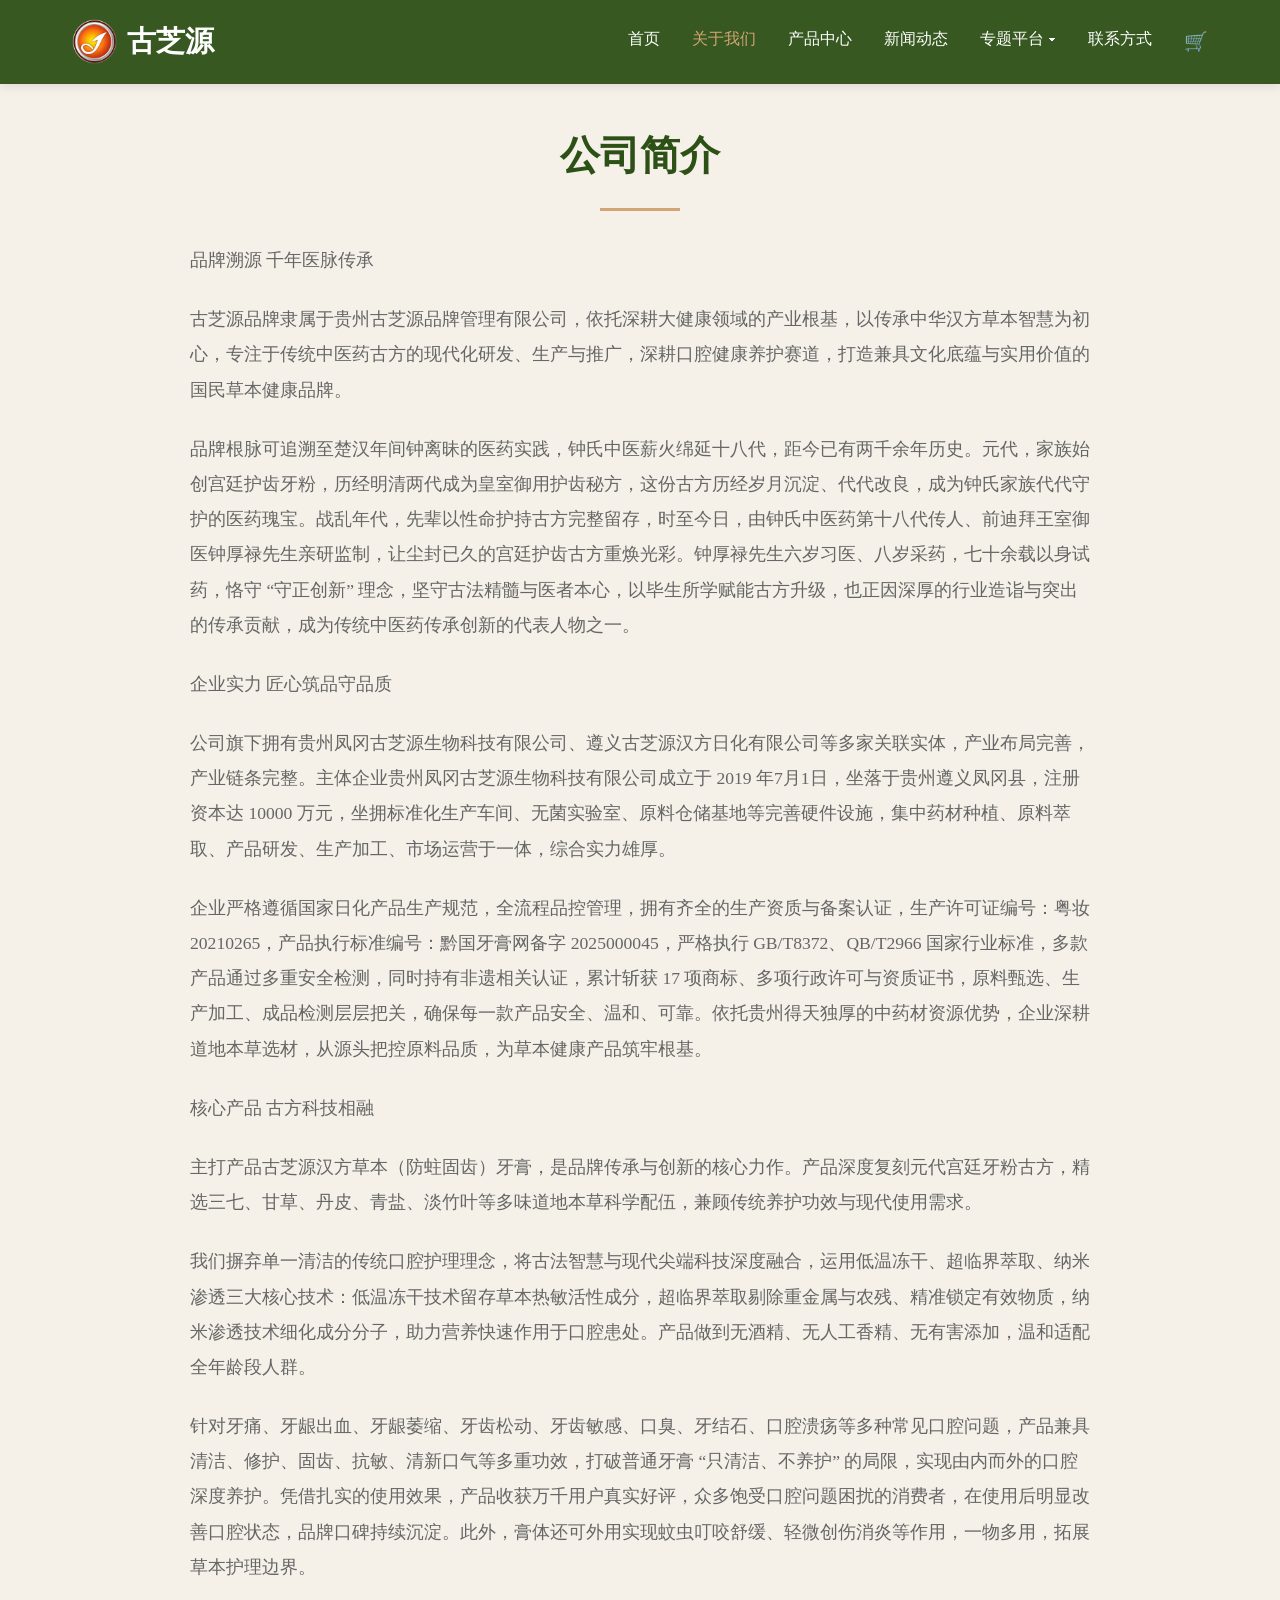
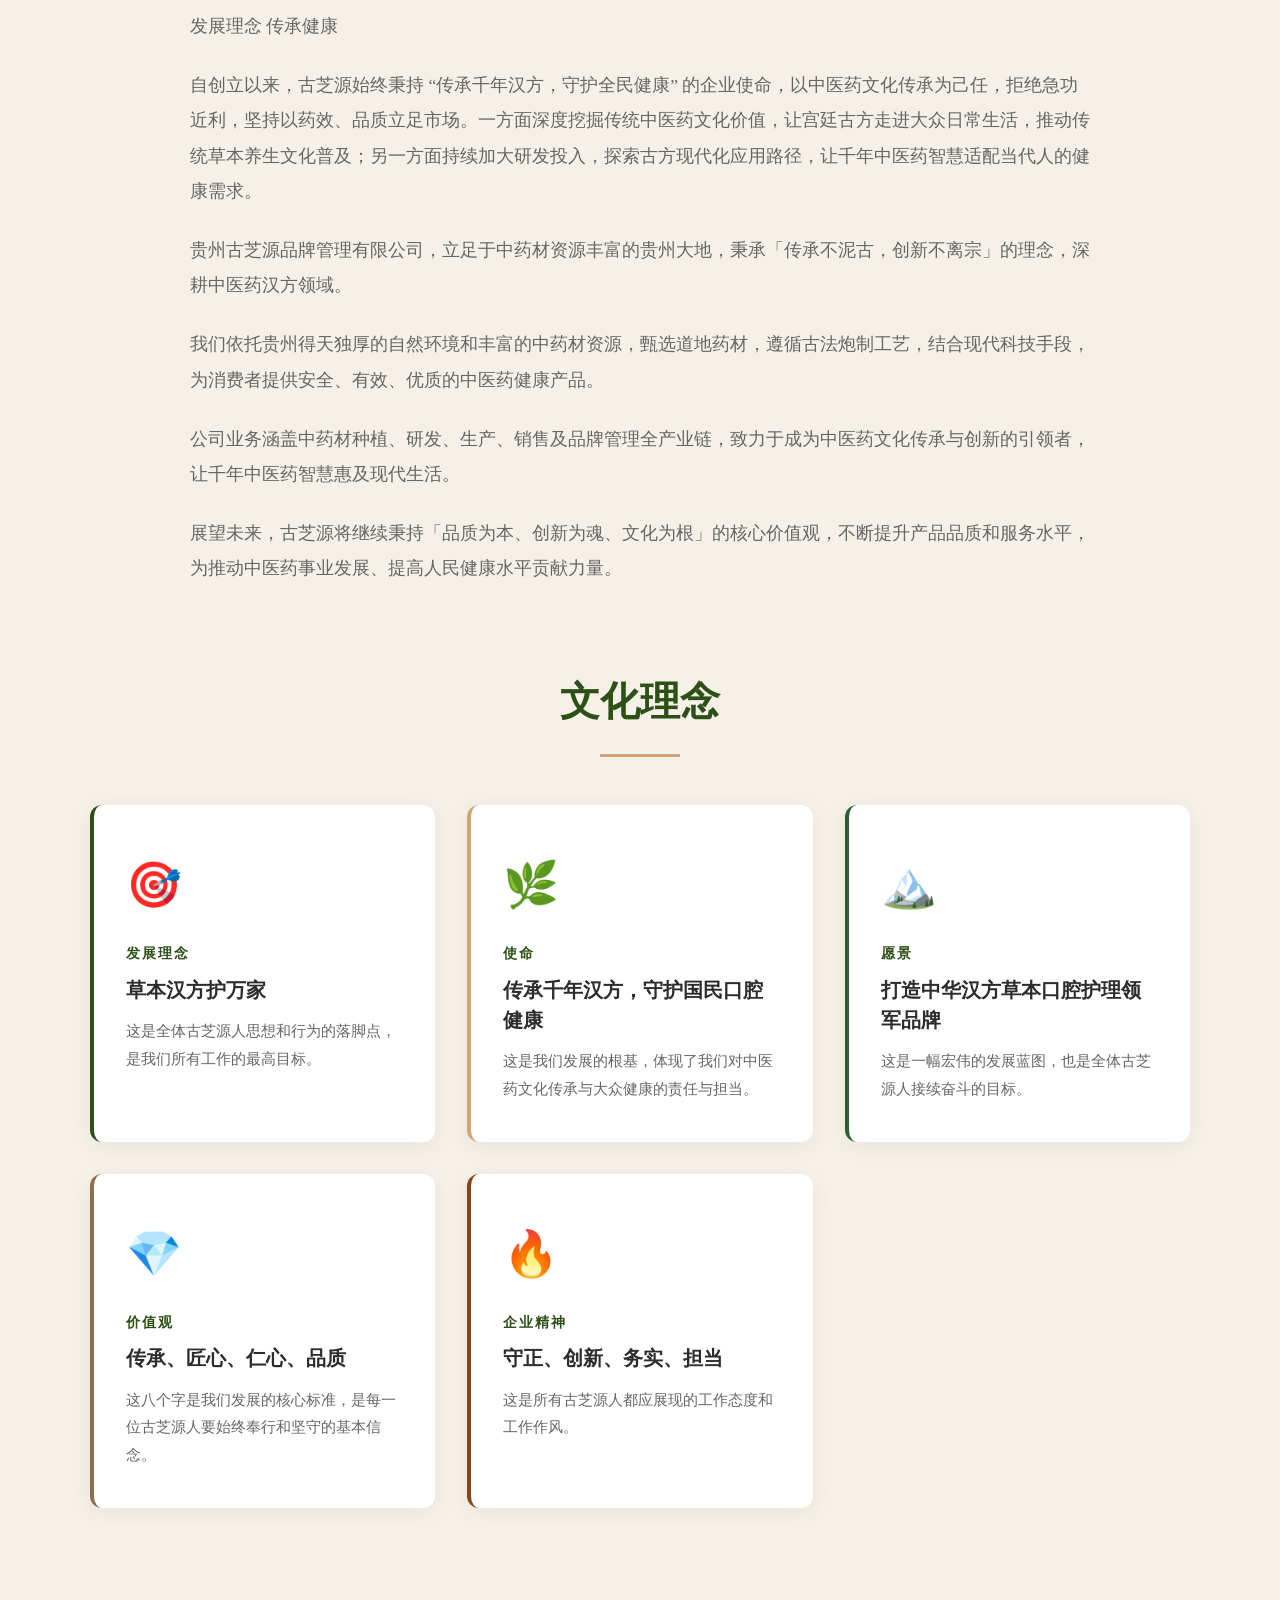
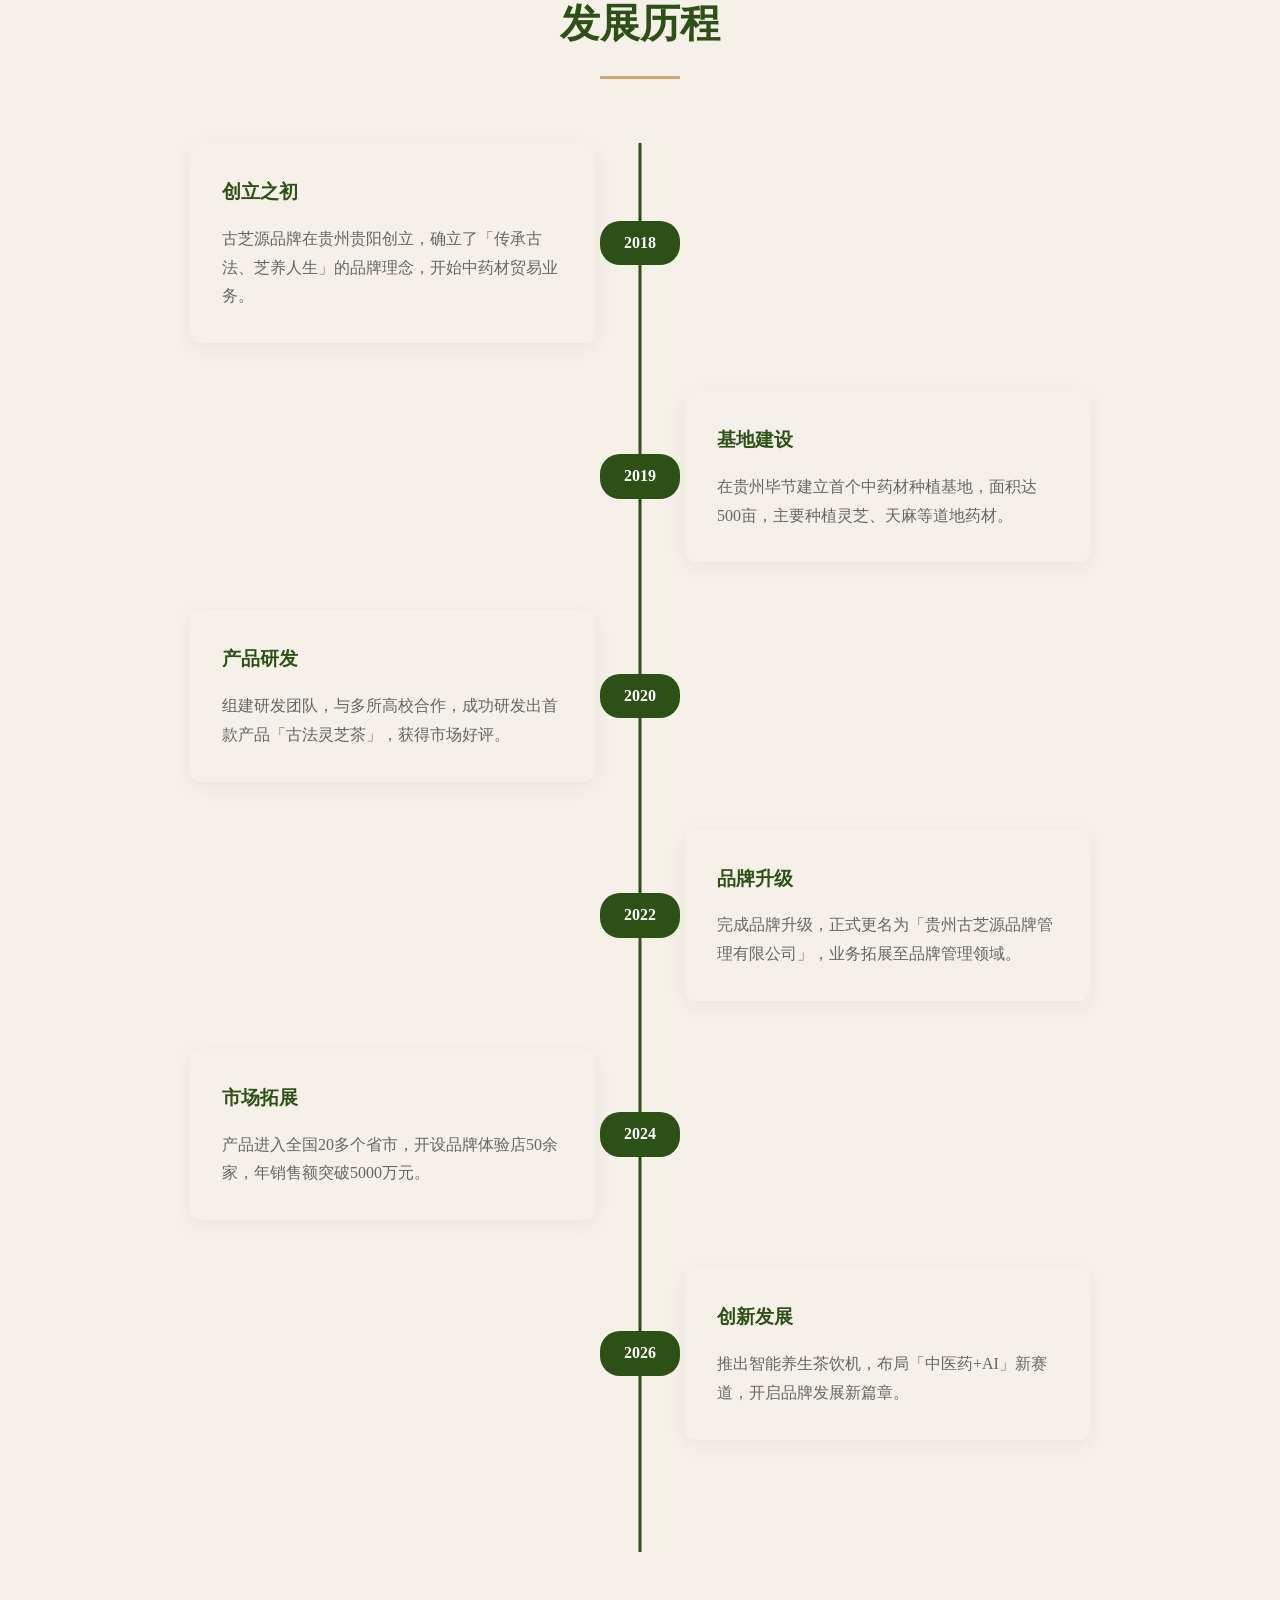
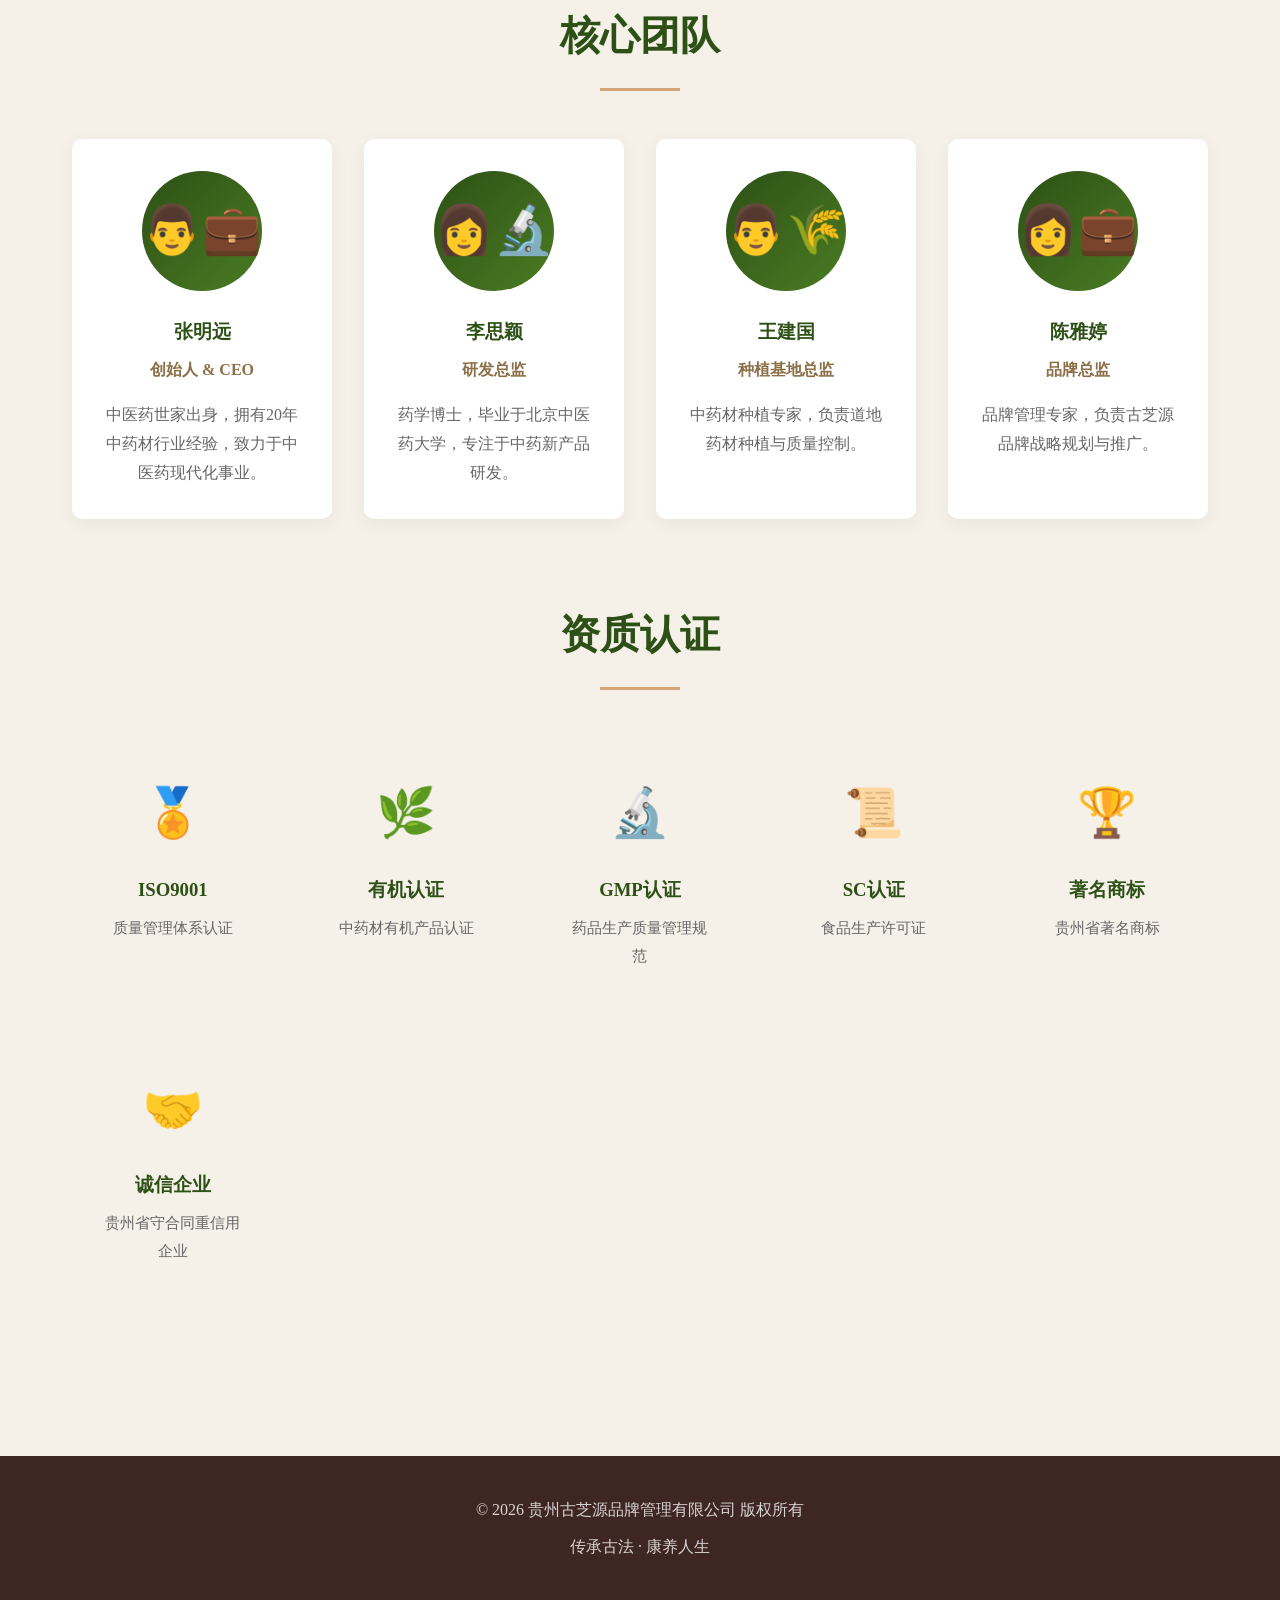
<file: about.html>
<!DOCTYPE html>
<html lang="zh-CN">
<head>
    <meta charset="UTF-8">
    <meta name="viewport" content="width=device-width, initial-scale=1.0">
        <!-- Favicon 多端套件 -->
    <link rel="icon" type="image/x-icon" href="favicon.ico?v=20260923">
    <link rel="icon" type="image/png" sizes="32x32" href="images/favicon-32.png?v=20260923">
    <link rel="icon" type="image/png" sizes="16x16" href="images/favicon-16.png?v=20260923">
    <link rel="apple-touch-icon" sizes="180x180" href="images/apple-touch-icon.png?v=20260923">
    <link rel="manifest" href="site.webmanifest">
    <meta name="theme-color" content="#F39423">
    <meta name="msapplication-TileColor" content="#F39423">
    <meta name="apple-mobile-web-app-capable" content="yes">
    <meta name="apple-mobile-web-app-status-bar-style" content="black-translucent">
    <meta name="apple-mobile-web-app-title" content="古芝源">
    <meta name="format-detection" content="telephone=no">
    <title>关于我们 - 贵州古芝源品牌管理有限公司</title>
    <meta name="robots" content="index, follow, max-image-preview:large, max-snippet:-1">
    <meta name="description" content="了解贵州古芝源——成立于贵州遵义的中医药品牌，秉承钟氏汉方传承，融合现代科技，打造道地中药材、汉方制剂与健康礼品全产业链。">
    <meta name="keywords" content="古芝源,贵州古芝源,汉方草本牙膏,道地中药材,中医药品牌,贵州遵义,钟氏汉方,汉方制剂,养生茶饮,健康礼品">
    <link rel="canonical" href="https://www.gzguzhiyuan.com/about.html">
    <meta property="og:type" content="website">
    <meta property="og:title" content="关于我们 - 贵州古芝源品牌管理有限公司">
    <meta property="og:description" content="了解贵州古芝源——成立于贵州遵义的中医药品牌，秉承钟氏汉方传承，融合现代科技，打造道地中药材、汉方制剂与健康礼品全产业链。">
    <meta property="og:url" content="https://www.gzguzhiyuan.com/about.html">
    <meta property="og:image" content="https://www.gzguzhiyuan.com/images/og-image.jpg?v=20260923">
    <meta property="og:image:width" content="1200">
    <meta property="og:image:height" content="630">
    <meta property="og:image:alt" content="贵州古芝源品牌管理有限公司 - 传承古法·芝养人生">
    <meta property="og:site_name" content="贵州古芝源">
    <meta property="og:locale" content="zh_CN">
    <meta name="twitter:card" content="summary_large_image">
    <meta name="twitter:title" content="关于我们 - 贵州古芝源品牌管理有限公司">
    <meta name="twitter:description" content="了解贵州古芝源——成立于贵州遵义的中医药品牌，秉承钟氏汉方传承，融合现代科技，打造道地中药材、汉方制剂与健康礼品全产业链。">
    <meta name="twitter:image" content="https://www.gzguzhiyuan.com/images/og-image.jpg?v=20260923">

<link rel="stylesheet" href="styles.css">
    <style>
        .about-page {
            padding: 120px 2rem 5rem;
            max-width: 1200px;
            margin: 0 auto;
        }
        .about-section { margin-bottom: 5rem; }
        .about-section h2 {
            font-size: 2.5rem;
            color: var(--primary-green);
            margin-bottom: 2rem;
            text-align: center;
        }
        .about-section h2::after {
            content: '';
            display: block;
            width: 80px;
            height: 3px;
            background: var(--gold);
            margin: 1rem auto;
        }
        .about-text {
            font-size: 1.1rem;
            line-height: 2;
            color: var(--text-light);
            max-width: 900px;
            margin: 0 auto;
        }
        .about-text p { margin-bottom: 1.5rem; }
        .about-text h4 {
            color: var(--primary-green);
            font-size: 1.3rem;
            margin: 2rem 0 1rem;
        }
        .timeline {
            position: relative;
            padding: 2rem 0;
            max-width: 900px;
            margin: 0 auto;
        }
        .timeline::before {
            content: '';
            position: absolute;
            left: 50%;
            transform: translateX(-50%);
            width: 3px;
            height: 100%;
            background: var(--primary-green);
        }
        .timeline-item {
            position: relative;
            margin-bottom: 3rem;
            display: flex;
            align-items: center;
        }
        .timeline-item:nth-child(odd) { flex-direction: row; }
        .timeline-item:nth-child(even) { flex-direction: row-reverse; }
        .timeline-content {
            width: 45%;
            padding: 2rem;
            background: var(--cream);
            border-radius: 10px;
            box-shadow: 0 5px 20px rgba(0,0,0,0.05);
        }
        .timeline-year {
            position: absolute;
            left: 50%;
            transform: translateX(-50%);
            background: var(--primary-green);
            color: white;
            padding: 0.5rem 1.5rem;
            border-radius: 20px;
            font-weight: bold;
            z-index: 1;
        }
        .timeline-content h3 {
            color: var(--primary-green);
            margin-bottom: 1rem;
        }
        .timeline-content p {
            color: var(--text-light);
            line-height: 1.8;
        }
        .team-grid {
            display: grid;
            grid-template-columns: repeat(auto-fit, minmax(250px, 1fr));
            gap: 2rem;
            margin-top: 3rem;
        }
        .team-member {
            text-align: center;
            padding: 2rem;
            background: white;
            border-radius: 10px;
            box-shadow: 0 5px 20px rgba(0,0,0,0.05);
            transition: transform 0.3s;
        }
        .team-member:hover { transform: translateY(-5px); }
        .team-avatar {
            width: 120px;
            height: 120px;
            background: linear-gradient(135deg, var(--primary-green), var(--light-green));
            border-radius: 50%;
            margin: 0 auto 1.5rem;
            display: flex;
            align-items: center;
            justify-content: center;
            font-size: 3rem;
            color: white;
        }
        .team-member h3 {
            color: var(--primary-green);
            margin-bottom: 0.5rem;
        }
        .team-member .position {
            color: var(--earth-brown);
            font-weight: bold;
            margin-bottom: 1rem;
        }
        .team-member p {
            color: var(--text-light);
            line-height: 1.8;
        }
        .certifications {
            display: grid;
            grid-template-columns: repeat(auto-fit, minmax(200px, 1fr));
            gap: 2rem;
            margin-top: 3rem;
        }
        .cert-item {
            text-align: center;
            padding: 2rem;
            background: var(--cream);
            border-radius: 10px;
        }
        .cert-item .icon {
            font-size: 3rem;
            margin-bottom: 1rem;
            display: block;
        }
        .cert-item h3 {
            color: var(--primary-green);
            margin-bottom: 0.5rem;
        }
        .cert-item p {
            color: var(--text-light);
            font-size: 0.95rem;
        }
        .culture-grid {
            display: grid;
            grid-template-columns: repeat(auto-fit, minmax(340px, 1fr));
            gap: 2rem;
            margin-top: 3rem;
            max-width: 1100px;
            margin-left: auto;
            margin-right: auto;
        }
        .culture-card {
            background: white;
            border-radius: 12px;
            padding: 2.5rem 2rem;
            box-shadow: 0 4px 24px rgba(0,0,0,0.06);
            border-left: 4px solid var(--primary-green);
            transition: transform 0.3s, box-shadow 0.3s;
            display: flex;
            flex-direction: column;
        }
        .culture-card:nth-child(2) { border-left-color: var(--gold); }
        .culture-card:nth-child(3) { border-left-color: #2C5F2D; }
        .culture-card:nth-child(4) { border-left-color: var(--earth-brown); }
        .culture-card:nth-child(5) { border-left-color: #8B4513; }
        .culture-card:hover {
            transform: translateY(-6px);
            box-shadow: 0 12px 36px rgba(0,0,0,0.12);
        }
        .culture-card .culture-icon {
            font-size: 2.8rem;
            margin-bottom: 1rem;
        }
        .culture-card .culture-label {
            font-size: 0.85rem;
            color: var(--primary-green);
            font-weight: 600;
            letter-spacing: 2px;
            text-transform: uppercase;
            margin-bottom: 0.5rem;
        }
        .culture-card .culture-subtitle {
            font-size: 1.25rem;
            color: var(--dark-green);
            font-weight: 700;
            margin-bottom: 0.8rem;
            line-height: 1.5;
        }
        .culture-card .culture-desc {
            color: var(--text-light);
            font-size: 0.95rem;
            line-height: 1.8;
            flex: 1;
        }
        @media (max-width: 768px) {
            .culture-grid {
                grid-template-columns: 1fr;
            }
            .culture-card { padding: 1.8rem 1.5rem; }
            .timeline::before { left: 20px; }
            .timeline-item {
                flex-direction: column !important;
                padding-left: 50px;
            }
            .timeline-content { width: 100%; }
            .timeline-year {
                left: 20px;
                transform: translateX(-50%);
            }
        }
    </style>
</head>
<body>
    <!-- 导航栏 -->
    <nav class="navbar">
        <div class="nav-container">
            <a href="index.html" class="logo">
                <img class="logo-img" id="logo-img" src="" alt="" style="display:none;">
                <span class="logo-icon" id="logo-icon">芝</span>
                <span id="logo-text">古芝源</span>
            </a>
            <ul class="nav-links">
                <li><a href="index.html">首页</a></li>
                <li><a href="about.html" style="color: var(--gold);">关于我们</a></li>
                <li><a href="products.html">产品中心</a></li>
                <li><a href="news.html">新闻动态</a></li>
                <li class="dropdown">
                    <a href="special.html" onclick="event.preventDefault();event.stopPropagation();this.parentElement.toggleAttribute('data-open');">专题平台 ▾<span class="arrow">▼</span></a>
                    <ul class="dropdown-menu">
                        <li><a href="zhong-houlu.html">钟氏中医药第十八代传人钟厚禄传记</a></li>
                    </ul>
                </li>
                <li><a href="contact.html">联系方式</a></li>
                <li>
                    <a href="cart.html" class="cart-link">
                        <span class="cart-icon">🛒</span>
                        <span class="cart-badge" id="cart-badge">0</span>
                    </a>
                </li>
            </ul>
        </div>
    </nav>

    <!-- 关于我们页面 -->
    <section class="about-page" id="about-content"></section>

    <!-- 页脚 -->
    <footer class="footer" id="footer"></footer>

    <script>
    (async function init() {
        try {
            const [aboutRes, siteRes] = await Promise.all([
                fetch('content/about.json'),
                fetch('content/site.json')
            ]);
            const about = await aboutRes.json();
            const site = await siteRes.json();
            const co = site.company || {};
            const ft = site.footer || {};

            // === Logo ===
            if (co.logoImage) {
                var li = document.getElementById('logo-img');
                if (li) { li.src = co.logoImage; li.style.display = ''; li.onerror = function() { li.style.display = 'none'; var lc2 = document.getElementById('logo-icon'); if (lc2) lc2.style.display = ''; }; }
                var lc = document.getElementById('logo-icon');
                if (lc) lc.style.display = 'none';
            }
            document.getElementById('logo-text').textContent = co.shortName || '古芝源';
            document.title = '关于我们 - ' + (co.name || '贵州古芝源品牌管理有限公司');

            // === 公司简介 ===
            const intro = about.intro || {};
            let introHtml = '<div class="about-section fade-in"><h2>' + (intro.title || '公司简介') + '</h2><div class="about-text">';
            (intro.paragraphs || []).forEach(function(p) {
                if (p.match(/^[^a-zA-Z0-9\s]{0,2}[\u4e00-\u9fa5]+[^a-zA-Z0-9\s]{0,2}$/)) {
                    // Short line looks like a subtitle
                    introHtml += '<h4>' + p + '</h4>';
                } else {
                    introHtml += '<p>' + p.replace(/\n/g, '</p><p>') + '</p>';
                }
            });
            introHtml += '</div></div>';

            // === 文化理念 ===
            const culture = about.culture || {};
            let cultureHtml = '';
            if (culture.items && culture.items.length > 0) {
                cultureHtml = '<div class="about-section fade-in"><h2>' + (culture.title || '文化理念') + '</h2><div class="culture-grid">';
                (culture.items || []).forEach(function(item) {
                    cultureHtml += '<div class="culture-card">';
                    if (item.icon) cultureHtml += '<div class="culture-icon">' + item.icon + '</div>';
                    cultureHtml += '<div class="culture-label">' + item.title + '</div>';
                    cultureHtml += '<div class="culture-subtitle">' + item.subtitle + '</div>';
                    cultureHtml += '<div class="culture-desc">' + item.description + '</div>';
                    cultureHtml += '</div>';
                });
                cultureHtml += '</div></div>';
            }

            // === 发展历程 ===
            const timeline = about.timeline || {};
            let timelineHtml = '<div class="about-section fade-in"><h2>' + (timeline.title || '发展历程') + '</h2><div class="timeline">';
            (timeline.items || []).forEach(function(item) {
                timelineHtml += '<div class="timeline-item"><div class="timeline-year">' + item.year + '</div>';
                timelineHtml += '<div class="timeline-content"><h3>' + item.title + '</h3><p>' + item.description + '</p></div></div>';
            });
            timelineHtml += '</div></div>';

            // === 核心团队 ===
            const team = about.team || {};
            let teamHtml = '<div class="about-section fade-in"><h2>' + (team.title || '核心团队') + '</h2><div class="team-grid">';
            (team.items || []).forEach(function(m) {
                teamHtml += '<div class="team-member"><div class="team-avatar">' + (m.icon || '👤') + '</div>';
                teamHtml += '<h3>' + m.name + '</h3><div class="position">' + m.position + '</div>';
                teamHtml += '<p>' + m.description + '</p></div>';
            });
            teamHtml += '</div></div>';

            // === 资质认证 ===
            const cert = about.certifications || {};
            let certHtml = '<div class="about-section fade-in"><h2>' + (cert.title || '资质认证') + '</h2><div class="certifications">';
            (cert.items || []).forEach(function(c) {
                certHtml += '<div class="cert-item"><span class="icon">' + (c.icon || '🏅') + '</span>';
                certHtml += '<h3>' + c.name + '</h3><p>' + c.description + '</p></div>';
            });
            certHtml += '</div></div>';

            document.getElementById('about-content').innerHTML = introHtml + cultureHtml + timelineHtml + teamHtml + certHtml;

            // === 页脚 ===
            document.getElementById('footer').innerHTML =
                '<p>' + (ft.copyright || '© 2026 贵州古芝源品牌管理有限公司 版权所有') + '</p>' +
                '<p>' + (ft.slogan || '传承古法 · 芝养人生') + '</p>';

            // === 动画初始化 ===
            const fadeIns = document.querySelectorAll('.fade-in');
            const observer = new IntersectionObserver(function(entries) {
                entries.forEach(function(e) { if (e.isIntersecting) e.target.classList.add('visible'); });
            }, { threshold: 0.1 });
            fadeIns.forEach(function(el) { observer.observe(el); });

        } catch (e) {
            console.error('Failed to load about page:', e);
        }
        updateCartBadge();
    })();
    </script>
    <script src="cart.js?v=20260624"></script>
    <script src="nav.js"></script>
</body>
</html>
</file>
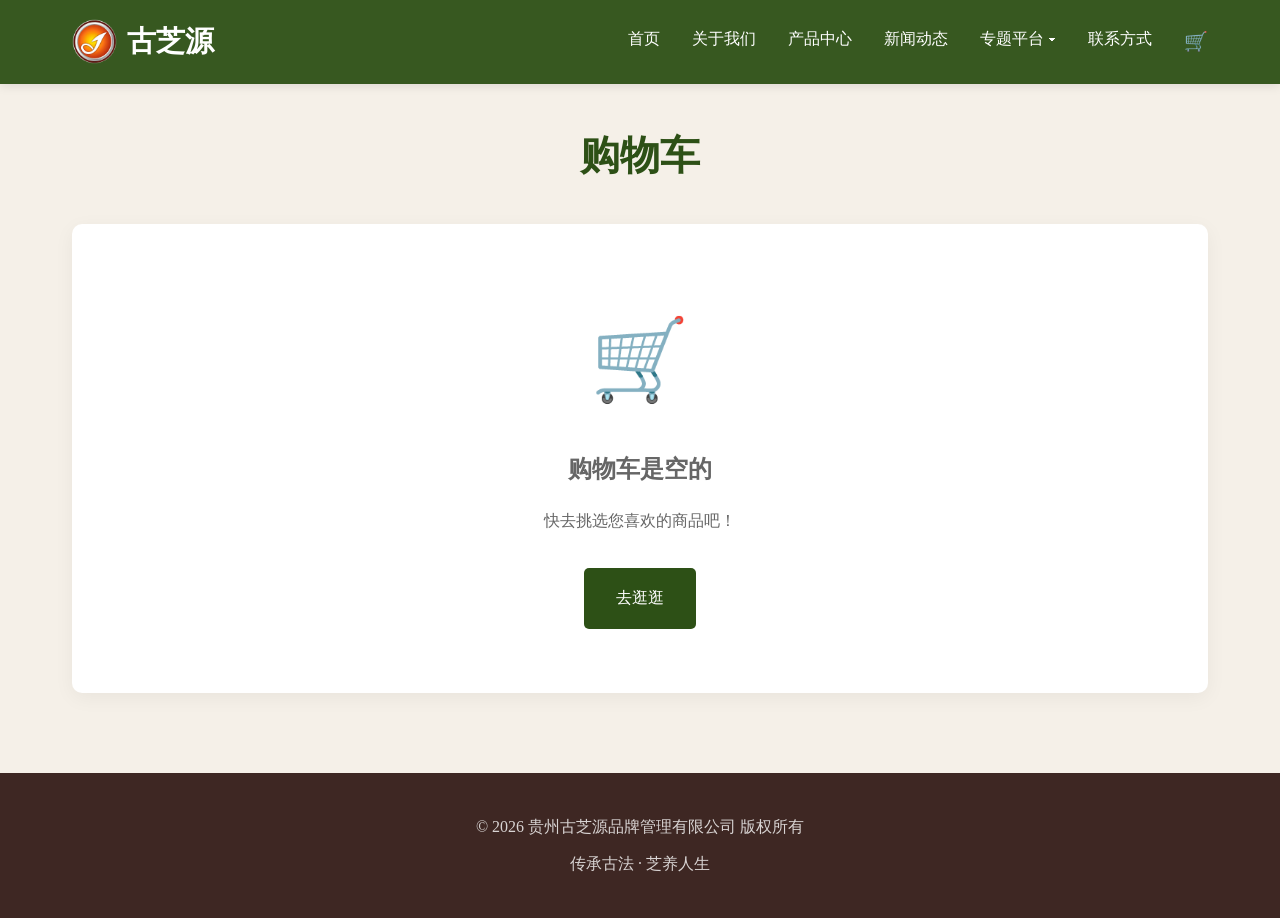
<file: cart.html>
<!DOCTYPE html>
<html lang="zh-CN">
<head>
    <meta charset="UTF-8">
    <meta name="viewport" content="width=device-width, initial-scale=1.0">
        <!-- Favicon 多端套件 -->
    <link rel="icon" type="image/x-icon" href="favicon.ico?v=20260923">
    <link rel="icon" type="image/png" sizes="32x32" href="images/favicon-32.png?v=20260923">
    <link rel="icon" type="image/png" sizes="16x16" href="images/favicon-16.png?v=20260923">
    <link rel="apple-touch-icon" sizes="180x180" href="images/apple-touch-icon.png?v=20260923">
    <link rel="manifest" href="site.webmanifest">
    <meta name="theme-color" content="#F39423">
    <meta name="msapplication-TileColor" content="#F39423">
    <meta name="apple-mobile-web-app-capable" content="yes">
    <meta name="apple-mobile-web-app-status-bar-style" content="black-translucent">
    <meta name="apple-mobile-web-app-title" content="古芝源">
    <meta name="format-detection" content="telephone=no">
    <title>购物车 - 贵州古芝源品牌管理有限公司</title>
    <meta name="robots" content="noindex, nofollow">
    <meta name="googlebot" content="noindex, nofollow">
    <meta name="description" content="古芝源购物车。">
    <link rel="canonical" href="https://www.gzguzhiyuan.com/cart.html">
    <meta property="og:type" content="website">
    <meta property="og:title" content="购物车 - 贵州古芝源品牌管理有限公司">
    <meta property="og:description" content="古芝源购物车。">
    <meta property="og:url" content="https://www.gzguzhiyuan.com/cart.html">
    <meta property="og:image" content="https://www.gzguzhiyuan.com/images/og-image.jpg?v=20260923">
    <meta property="og:image:width" content="1200">
    <meta property="og:image:height" content="630">
    <meta property="og:image:alt" content="贵州古芝源品牌管理有限公司 - 传承古法·芝养人生">
    <meta property="og:site_name" content="贵州古芝源">
    <meta property="og:locale" content="zh_CN">
    <meta name="twitter:card" content="summary_large_image">
    <meta name="twitter:title" content="购物车 - 贵州古芝源品牌管理有限公司">
    <meta name="twitter:description" content="古芝源购物车。">
    <meta name="twitter:image" content="https://www.gzguzhiyuan.com/images/og-image.jpg?v=20260923">

<link rel="stylesheet" href="styles.css">
    <style>
        .cart-page {
            padding: 120px 2rem 5rem;
            max-width: 1200px;
            margin: 0 auto;
        }

        .cart-title {
            color: var(--primary-green);
            font-size: 2.5rem;
            margin-bottom: 2rem;
            text-align: center;
        }

        .cart-empty {
            text-align: center;
            padding: 4rem 2rem;
            background: white;
            border-radius: 10px;
            box-shadow: 0 5px 20px rgba(0,0,0,0.05);
        }

        .cart-empty-icon {
            font-size: 5rem;
            margin-bottom: 1rem;
        }

        .cart-empty h3 {
            color: var(--text-light);
            font-size: 1.5rem;
            margin-bottom: 1rem;
        }

        .cart-empty p {
            color: var(--text-light);
            margin-bottom: 2rem;
        }

        .cart-empty .btn-continue {
            display: inline-block;
            padding: 1rem 2rem;
            background: var(--primary-green);
            color: white;
            text-decoration: none;
            border-radius: 5px;
            transition: background 0.3s;
        }

        .cart-empty .btn-continue:hover {
            background: var(--light-green);
        }

        .cart-items {
            margin-bottom: 2rem;
        }

        .cart-item {
            display: grid;
            grid-template-columns: 80px 1fr auto auto auto;
            gap: 2rem;
            align-items: center;
            padding: 2rem;
            background: white;
            border-radius: 10px;
            margin-bottom: 1rem;
            box-shadow: 0 5px 20px rgba(0,0,0,0.05);
        }

        .cart-item-icon {
            font-size: 3rem;
            text-align: center;
        }

        .cart-item-info h4 {
            color: var(--primary-green);
            font-size: 1.2rem;
            margin-bottom: 0.5rem;
        }

        .cart-item-info .spec {
            color: var(--text-light);
            font-size: 0.9rem;
        }

        .cart-item-price {
            color: var(--earth-brown);
            font-size: 1.2rem;
            font-weight: bold;
            white-space: nowrap;
        }

        .cart-item-quantity {
            display: flex;
            align-items: center;
            gap: 0.5rem;
        }

        .cart-quantity-btn {
            width: 32px;
            height: 32px;
            border: 2px solid var(--primary-green);
            background: white;
            color: var(--primary-green);
            font-size: 1rem;
            border-radius: 5px;
            cursor: pointer;
            display: flex;
            align-items: center;
            justify-content: center;
            transition: all 0.3s;
        }

        .cart-quantity-btn:hover {
            background: var(--primary-green);
            color: white;
        }

        .cart-quantity-input {
            width: 50px;
            height: 32px;
            border: 2px solid var(--cream);
            border-radius: 5px;
            text-align: center;
            font-size: 0.95rem;
            font-weight: bold;
        }

        .cart-item-remove {
            background: none;
            border: none;
            color: var(--text-light);
            font-size: 1.5rem;
            cursor: pointer;
            padding: 0.5rem;
            transition: color 0.3s;
        }

        .cart-item-remove:hover {
            color: #d32f2f;
        }

        .cart-summary {
            background: white;
            padding: 2rem;
            border-radius: 10px;
            box-shadow: 0 5px 20px rgba(0,0,0,0.05);
        }

        .cart-total {
            display: flex;
            justify-content: space-between;
            align-items: center;
            margin-bottom: 2rem;
            padding-bottom: 2rem;
            border-bottom: 2px solid var(--cream);
        }

        .cart-total-label {
            font-size: 1.2rem;
            color: var(--text-dark);
        }

        .cart-total-price {
            font-size: 2rem;
            color: var(--earth-brown);
            font-weight: bold;
        }

        .cart-actions {
            display: flex;
            gap: 1rem;
            justify-content: flex-end;
        }

        .btn-continue-shopping {
            padding: 1rem 2rem;
            background: white;
            color: var(--primary-green);
            border: 2px solid var(--primary-green);
            border-radius: 5px;
            text-decoration: none;
            font-size: 1rem;
            transition: all 0.3s;
            display: flex;
            align-items: center;
            gap: 0.5rem;
        }

        .btn-continue-shopping:hover {
            background: var(--primary-green);
            color: white;
        }

        .btn-checkout {
            padding: 1rem 2rem;
            background: var(--primary-green);
            color: white;
            border: none;
            border-radius: 5px;
            font-size: 1rem;
            cursor: pointer;
            transition: background 0.3s;
            display: flex;
            align-items: center;
            gap: 0.5rem;
        }

        .btn-checkout:hover {
            background: var(--light-green);
        }

        .checkout-modal {
            display: none;
            position: fixed;
            top: 0;
            left: 0;
            width: 100%;
            height: 100%;
            background: rgba(0,0,0,0.5);
            z-index: 10000;
            align-items: center;
            justify-content: center;
        }

        .checkout-modal.show {
            display: flex;
        }

        .checkout-form {
            background: white;
            padding: 3rem;
            border-radius: 10px;
            max-width: 600px;
            width: 90%;
            max-height: 90vh;
            overflow-y: auto;
        }

        .checkout-form h3 {
            color: var(--primary-green);
            font-size: 1.8rem;
            margin-bottom: 2rem;
            text-align: center;
        }

        .form-group {
            margin-bottom: 1.5rem;
        }

        .form-group label {
            display: block;
            color: var(--text-dark);
            font-weight: 500;
            margin-bottom: 0.5rem;
        }

        .form-group input,
        .form-group textarea {
            width: 100%;
            padding: 0.8rem;
            border: 2px solid var(--cream);
            border-radius: 5px;
            font-size: 1rem;
            font-family: inherit;
        }

        .form-group textarea {
            resize: vertical;
            min-height: 100px;
        }

        .form-group input:focus,
        .form-group textarea:focus {
            outline: none;
            border-color: var(--primary-green);
        }

        .checkout-buttons {
            display: flex;
            gap: 1rem;
            margin-top: 2rem;
        }

        .btn-cancel {
            flex: 1;
            padding: 1rem;
            background: white;
            color: var(--text-light);
            border: 2px solid var(--cream);
            border-radius: 5px;
            font-size: 1rem;
            cursor: pointer;
            transition: all 0.3s;
        }

        .btn-cancel:hover {
            background: var(--cream);
        }

        .btn-submit-order {
            flex: 1;
            padding: 1rem;
            background: var(--primary-green);
            color: white;
            border: none;
            border-radius: 5px;
            font-size: 1rem;
            cursor: pointer;
            transition: background 0.3s;
        }

        .btn-submit-order:hover {
            background: var(--light-green);
        }

        @media (max-width: 768px) {
            .cart-item {
                grid-template-columns: 60px 1fr;
                gap: 1rem;
            }

            .cart-item-price {
                grid-column: 2;
            }

            .cart-item-quantity {
                grid-column: 2;
            }

            .cart-item-remove {
                position: absolute;
                top: 1rem;
                right: 1rem;
            }

            .cart-actions {
                flex-direction: column;
            }
        }
    </style>
</head>
<body>
    <!-- 导航栏 -->
    <nav class="navbar">
        <div class="nav-container">
            <a href="index.html" class="logo" id="logo-link">
                <img class="logo-img" id="logo-img" src="" alt="" style="display:none;">
                <span class="logo-icon" id="logo-icon">芝</span>
                <span id="logo-text">古芝源</span>
            </a>
            <ul class="nav-links">
                <li><a href="index.html">首页</a></li>
                <li><a href="about.html">关于我们</a></li>
                <li><a href="products.html">产品中心</a></li>
                <li><a href="news.html">新闻动态</a></li>
                <li class="dropdown">
                    <a href="special.html" onclick="event.preventDefault();event.stopPropagation();this.parentElement.toggleAttribute('data-open');">专题平台 ▾<span class="arrow">▼</span></a>
                    <ul class="dropdown-menu">
                        <li><a href="zhong-houlu.html">钟氏中医药第十八代传人钟厚禄传记</a></li>
                    </ul>
                </li>
                <li><a href="contact.html">联系方式</a></li>
                <li>
                    <a href="cart.html" class="cart-link">
                        <span class="cart-icon">🛒</span>
                        <span class="cart-badge" id="cart-badge">0</span>
                    </a>
                </li>
            </ul>
        </div>
    </nav>

    <!-- 购物车页面 -->
    <section class="cart-page">
        <h2 class="cart-title fade-in">购物车</h2>

        <!-- 购物车为空 -->
        <div id="cart-empty" class="cart-empty fade-in">
            <div class="cart-empty-icon">🛒</div>
            <h3>购物车是空的</h3>
            <p>快去挑选您喜欢的商品吧！</p>
            <a href="products.html" class="btn-continue">去逛逛</a>
        </div>

        <!-- 购物车商品列表 -->
        <div id="cart-items" class="cart-items fade-in" style="display: none;"></div>

        <!-- 购物车汇总 -->
        <div id="cart-summary" class="cart-summary fade-in" style="display: none;">
            <div class="cart-total">
                <span class="cart-total-label">合计：</span>
                <span class="cart-total-price" id="cart-total-price">¥ 0.00</span>
            </div>
            <div class="cart-actions">
                <a href="products.html" class="btn-continue-shopping">
                    <span>←</span> 继续购物
                </a>
                <button class="btn-checkout" onclick="showCheckoutModal()">
                    提交订单 <span>→</span>
                </button>
            </div>
        </div>
    </section>

    <!-- 结算弹窗 -->
    <div id="checkout-modal" class="checkout-modal">
        <div class="checkout-form">
            <h3>提交订单</h3>
                <form id="checkout-form" onsubmit="submitOrder(event)">
                    <div class="form-group">
                        <label for="customer-name">姓名 *</label>
                        <input type="text" id="customer-name" placeholder="请输入您的姓名">
                    </div>
                    <div class="form-group">
                        <label for="customer-phone">电话 *</label>
                        <input type="tel" id="customer-phone" placeholder="请输入您的联系电话">
                </div>
                <div class="form-group">
                    <label for="customer-address">地址</label>
                    <input type="text" id="customer-address" placeholder="请输入收货地址（可选）">
                </div>
                <div class="form-group">
                    <label for="customer-remark">备注</label>
                    <textarea id="customer-remark" placeholder="请输入备注信息（可选）"></textarea>
                </div>
                <div class="checkout-buttons">
                    <button type="button" class="btn-cancel" onclick="closeCheckoutModal()">取消</button>
                    <button type="submit" class="btn-submit-order">提交订单</button>
                </div>
            </form>
        </div>
    </div>

    <!-- 页脚 -->
    <footer class="footer" id="footer">
        <p>© 2026 贵州古芝源品牌管理有限公司 版权所有</p>
        <p>传承古法 · 芝养人生</p>
    </footer>

    <script src="cart.js?v=20260624"></script>
    <script>
        // 加载站点设置 (含 LOGO)
        fetch('content/site.json').then(function(r){return r.json();}).then(function(site){
            var co = site.company || {};
            var li = document.getElementById('logo-img');
            var lc = document.getElementById('logo-icon');
            var lt = document.getElementById('logo-text');
            if (lt) lt.textContent = co.shortName || co.name || '古芝源';
            if (lc && co.logoIcon) lc.textContent = co.logoIcon;
            if (li && co.logoImage) {
                li.src = co.logoImage;
                li.style.display = '';
                if (lc) lc.style.display = 'none';
                li.onerror = function(){
                    li.style.display = 'none';
                    if (lc) lc.style.display = '';
                };
            }
        }).catch(function(){});
    </script>
    <script>
        // 加载购物车
        function loadCart() {
            var cartEmpty = document.getElementById('cart-empty');
            var cartItems = document.getElementById('cart-items');
            var cartSummary = document.getElementById('cart-summary');

            if (!cartEmpty || !cartItems || !cartSummary) return;

            var cart;
            try { cart = getCart(); } catch(e) { cart = []; }
            if (!Array.isArray(cart)) cart = [];

            if (cart.length === 0) {
                cartEmpty.style.display = '';
                cartItems.style.display = 'none';
                cartSummary.style.display = 'none';
                return;
            }

            // 显示购物车内容
            cartEmpty.style.display = 'none';
            cartItems.style.display = '';
            cartSummary.style.display = '';

            // 渲染购物车商品
            cartItems.innerHTML = cart.map(item => `
                <div class="cart-item" data-id="${item.id}">
                    <div class="cart-item-icon">${item.icon}</div>
                    <div class="cart-item-info">
                        <h4>${item.name}</h4>
                        <div class="spec">${item.spec || ''}</div>
                    </div>
                    <div class="cart-item-price">${item.price}</div>
                    <div class="cart-item-quantity">
                        <button class="cart-quantity-btn" onclick="updateQuantity('${item.id}', -1)">-</button>
                        <input type="number" class="cart-quantity-input" value="${item.quantity}" min="1" max="99" onchange="setQuantity('${item.id}', this.value)">
                        <button class="cart-quantity-btn" onclick="updateQuantity('${item.id}', 1)">+</button>
                    </div>
                    <button class="cart-item-remove" onclick="removeItem('${item.id}')" title="移除">×</button>
                </div>
            `).join('');

            // 更新总价
            updateTotalPrice();
        }

        // 更新数量
        function updateQuantity(productId, delta) {
            var cart;
            try { cart = getCart(); } catch(e) { return; }
            if (!Array.isArray(cart)) return;
            const item = cart.find(i => i.id === productId);
            if (item) {
                const newQty = item.quantity + delta;
                if (newQty < 1) {
                    removeItem(productId);
                    return;
                }
                updateCartItemQuantity(productId, newQty);
                loadCart();
            }
        }

        // 设置数量
        function setQuantity(productId, value) {
            let qty = parseInt(value) || 1;
            if (qty < 1) qty = 1;
            if (qty > 99) qty = 99;
            updateCartItemQuantity(productId, qty);
            loadCart();
        }

        // 移除商品（使用美观确认弹窗）
        function removeItem(productId) {
            if (typeof showConfirm !== 'function') {
                if (typeof removeFromCart === 'function') removeFromCart(productId);
                loadCart();
                if (typeof updateCartBadge === 'function') updateCartBadge();
                return;
            }
            showConfirm('移除商品', '确定要从购物车中移除此商品吗？', function() {
                removeFromCart(productId);
                loadCart();
                updateCartBadge();
            });
        }

        // 更新总价
        function updateTotalPrice() {
            var total;
            try { total = getCartTotal(); } catch(e) { total = 0; }
            document.getElementById('cart-total-price').textContent = '¥ ' + total.toFixed(2);
        }

        // 显示结算弹窗
        function showCheckoutModal() {
            var modal = document.getElementById('checkout-modal');
            if (!modal) return;

            var cart;
            try { cart = getCart(); } catch(e) { cart = []; }
            if (!Array.isArray(cart) || cart.length === 0) {
                showModal({
                    icon: '🛒',
                    title: '购物车为空',
                    message: '请先添加商品到购物车后再提交订单。',
                    buttons: [{ text: '去逛逛', type: 'primary', onClick: function(close) { window.location.href = 'products.html'; } }]
                });
                return;
            }
            document.getElementById('checkout-modal').classList.add('show');
        }

        // 关闭结算弹窗
        function closeCheckoutModal() {
            document.getElementById('checkout-modal').classList.remove('show');
        }

        // 提交订单
        function submitOrder(event) {
            event.preventDefault();

            var name = document.getElementById('customer-name').value.trim();
            var phone = document.getElementById('customer-phone').value.trim();
            var address = document.getElementById('customer-address').value.trim();
            var remark = document.getElementById('customer-remark').value.trim();

            // 姓名校验
            if (!name) {
                showModal({
                    icon: '📝',
                    title: '请填写信息',
                    message: '请输入您的姓名。',
                    buttons: [{ text: '好的', type: 'primary', onClick: null }]
                });
                return;
            }

            // 手机号格式校验
            var phoneResult = validatePhone(phone);
            if (!phoneResult.valid) {
                showModal({
                    icon: '📱',
                    title: '号码格式不正确',
                    message: phoneResult.message + '<br><span style="color:#999;font-size:0.85rem;">示例：13812345678 或 0851-12345678</span>',
                    buttons: [{ text: '重新输入', type: 'primary', onClick: null }]
                });
                return;
            }

            // 构造订单信息
            var cart;
            try { cart = getCart(); } catch(e) { cart = []; }
            if (!Array.isArray(cart)) cart = [];
            var total;
            try { total = getCartTotal(); } catch(e) { total = 0; }

            // 保存订单到 localStorage
            var order = saveOrder({
                customerName: name,
                customerPhone: phone,
                customerAddress: address,
                customerRemark: remark,
                items: cart,
                total: total
            });

            console.log('订单已保存：', order);

            // 关闭结算弹窗
            closeCheckoutModal();

            // 重置表单
            document.getElementById('checkout-form').reset();

            // 重新加载购物车页面
            loadCart();
            updateCartBadge();

            // 显示支付弹窗（订单将在支付完成后才清空购物车）
            if (typeof showPaymentModal === 'function') {
                showPaymentModal(order, cart, total, name, phone);
                // 支付弹窗关闭后清空购物车
                // 注意：cart 已在前面保存，这里延迟清空防止用户关闭支付弹窗后丢失订单
            } else {
                // 兜底：如果支付模块未加载，使用旧版成功提示
                clearCart();
                showModal({
                    icon: '💳',
                    title: '订单已创建',
                    message:
                        '<div class="order-summary">' +
                        '<div><span class="label">订单编号</span><span class="order-id">' + order.id + '</span></div>' +
                        '<div><span class="label">下单时间</span>' + order.orderTimeDisplay + '</div>' +
                        '</div>' +
                        '<div class="payment-notice">' +
                        '<div class="title">💳 支付说明</div>我们的工作人员将在 <strong>24小时内</strong> 与您联系确认付款方式。</div>',
                    buttons: [
                        { text: '继续购物', type: 'default', onClick: function() { window.location.href = 'products.html'; } },
                        { text: '查看订单', type: 'primary', onClick: function() { window.location.href = 'order-history.html'; } }
                    ]
                });
            }
        }

        // 页面加载时执行
        document.addEventListener('DOMContentLoaded', function() {
            // 确保 .fade-in 元素始终可见（购物车页面不需要滚动触发动画）
            var fadeIns = document.querySelectorAll('.fade-in');
            fadeIns.forEach(function(el) {
                el.style.opacity = '1';
                el.style.transform = 'none';
            });

            try {
                loadCart();
                if (typeof updateCartBadge === 'function') updateCartBadge();
            } catch(e) {
                console.error('购物车页面初始化失败：', e);
                var emptyEl = document.getElementById('cart-empty');
                if (emptyEl) emptyEl.style.display = '';
            }
        });
    </script>
    <script src="nav.js"></script>
</body>
</html>
</file>
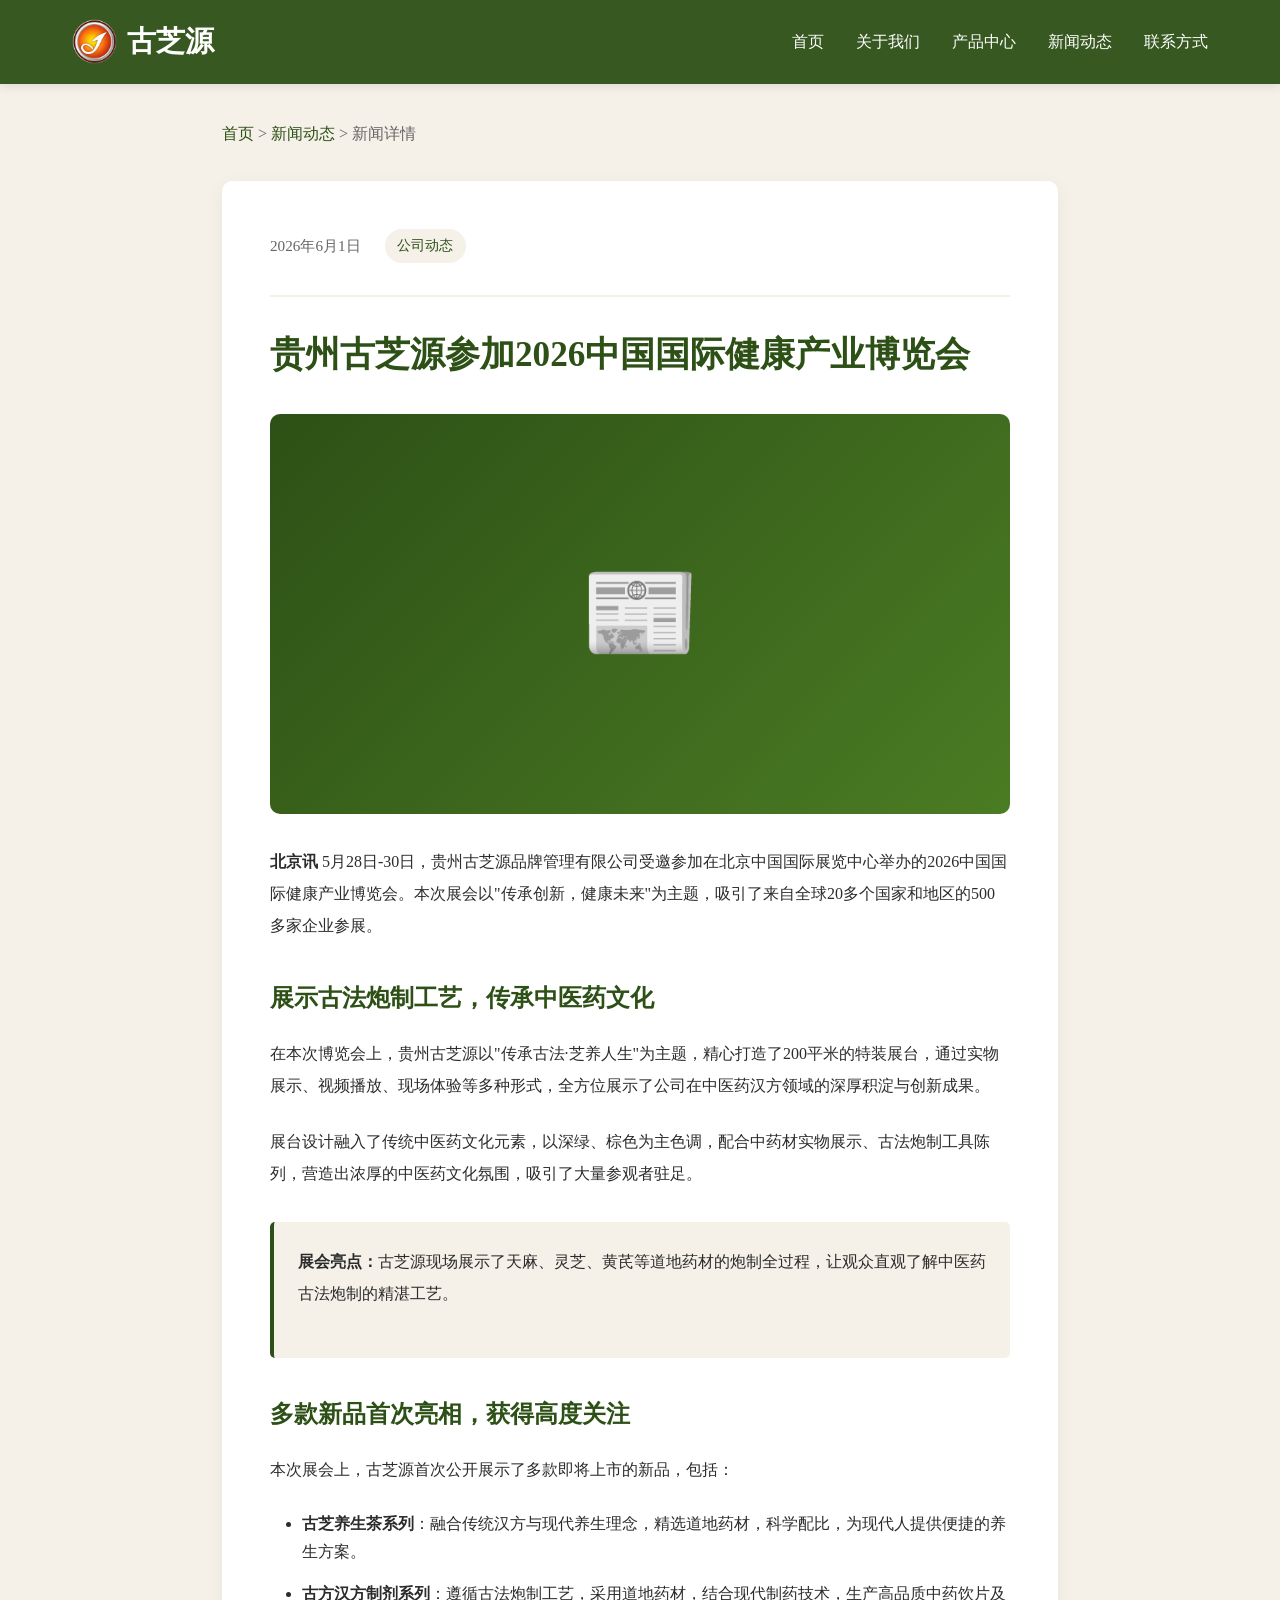
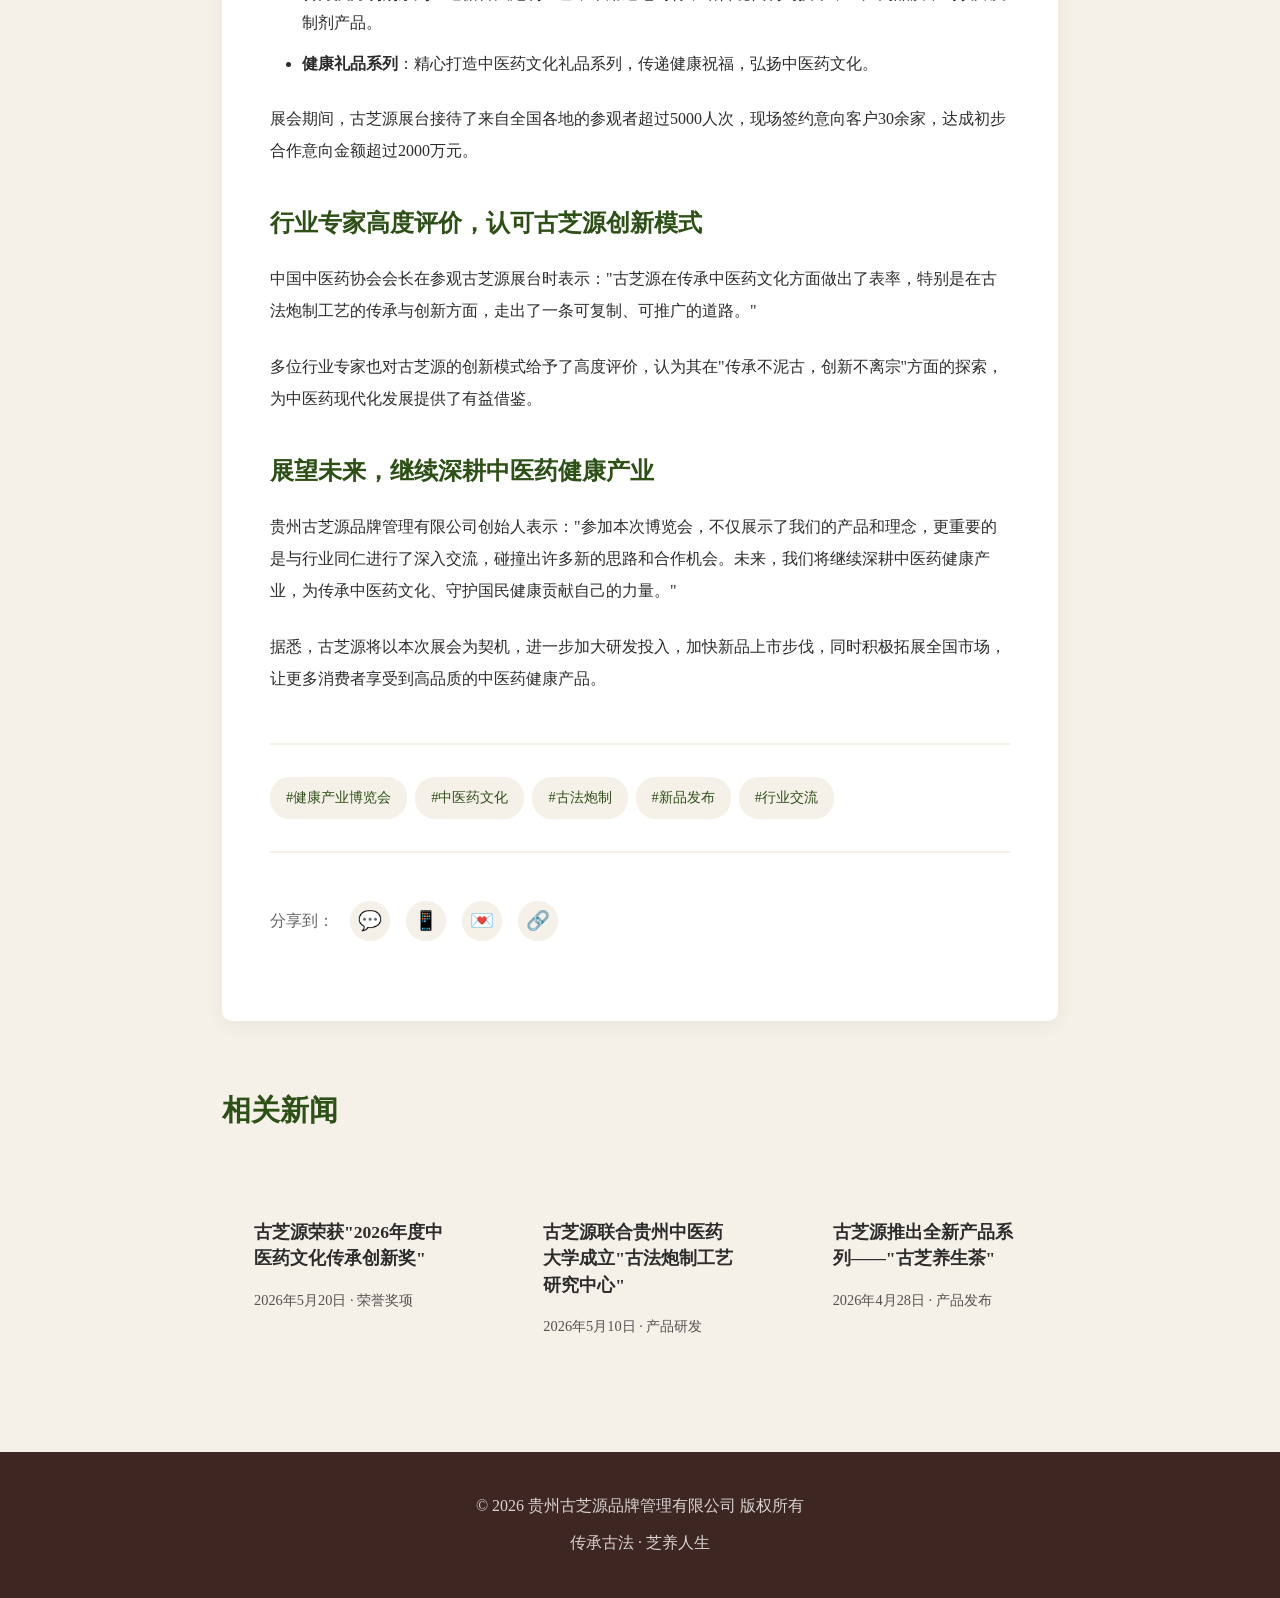
<file: news-detail.html>
<!DOCTYPE html>
<html lang="zh-CN">
<head>
    <meta charset="UTF-8">
    <meta name="viewport" content="width=device-width, initial-scale=1.0">
        <!-- Favicon 多端套件 -->
    <link rel="icon" type="image/x-icon" href="favicon.ico?v=20260923">
    <link rel="icon" type="image/png" sizes="32x32" href="images/favicon-32.png?v=20260923">
    <link rel="icon" type="image/png" sizes="16x16" href="images/favicon-16.png?v=20260923">
    <link rel="apple-touch-icon" sizes="180x180" href="images/apple-touch-icon.png?v=20260923">
    <link rel="manifest" href="site.webmanifest">
    <meta name="theme-color" content="#F39423">
    <meta name="msapplication-TileColor" content="#F39423">
    <meta name="apple-mobile-web-app-capable" content="yes">
    <meta name="apple-mobile-web-app-status-bar-style" content="black-translucent">
    <meta name="apple-mobile-web-app-title" content="古芝源">
    <meta name="format-detection" content="telephone=no">
    <title>新闻详情 - 贵州古芝源品牌管理有限公司</title>
    <meta name="robots" content="noindex, nofollow">
    <meta name="googlebot" content="noindex, nofollow">
    <meta name="description" content="古芝源新闻详情——深度报道企业动态、产品故事与中医药文化。">
    <link rel="canonical" href="https://www.gzguzhiyuan.com/news-detail.html">
    <meta property="og:type" content="article">
    <meta property="og:title" content="新闻详情 - 贵州古芝源品牌管理有限公司">
    <meta property="og:description" content="古芝源新闻详情——深度报道企业动态、产品故事与中医药文化。">
    <meta property="og:url" content="https://www.gzguzhiyuan.com/news-detail.html">
    <meta property="og:image" content="https://www.gzguzhiyuan.com/images/og-image.jpg?v=20260923">
    <meta property="og:image:width" content="1200">
    <meta property="og:image:height" content="630">
    <meta property="og:image:alt" content="贵州古芝源品牌管理有限公司 - 传承古法·芝养人生">
    <meta property="og:site_name" content="贵州古芝源">
    <meta property="og:locale" content="zh_CN">
    <meta name="twitter:card" content="summary_large_image">
    <meta name="twitter:title" content="新闻详情 - 贵州古芝源品牌管理有限公司">
    <meta name="twitter:description" content="古芝源新闻详情——深度报道企业动态、产品故事与中医药文化。">
    <meta name="twitter:image" content="https://www.gzguzhiyuan.com/images/og-image.jpg?v=20260923">

<link rel="stylesheet" href="styles.css">
    <style>
        .news-detail-page {
            padding: 120px 2rem 5rem;
            max-width: 900px;
            margin: 0 auto;
        }

        .breadcrumb {
            margin-bottom: 2rem;
            color: var(--text-light);
        }

        .breadcrumb a {
            color: var(--primary-green);
            text-decoration: none;
        }

        .breadcrumb a:hover {
            text-decoration: underline;
        }

        .news-article {
            background: white;
            padding: 3rem;
            border-radius: 10px;
            box-shadow: 0 5px 20px rgba(0,0,0,0.05);
        }

        .news-meta {
            display: flex;
            align-items: center;
            gap: 1.5rem;
            margin-bottom: 2rem;
            padding-bottom: 2rem;
            border-bottom: 2px solid var(--cream);
        }

        .news-date {
            color: var(--text-light);
            font-size: 0.95rem;
        }

        .news-category {
            background: var(--cream);
            color: var(--primary-green);
            padding: 0.3rem 0.8rem;
            border-radius: 20px;
            font-size: 0.85rem;
        }

        .news-title {
            color: var(--primary-green);
            font-size: 2.2rem;
            line-height: 1.5;
            margin-bottom: 2rem;
        }

        .news-featured-image {
            width: 100%;
            height: 400px;
            background: linear-gradient(135deg, var(--primary-green), var(--light-green));
            border-radius: 10px;
            display: flex;
            align-items: center;
            justify-content: center;
            font-size: 6rem;
            color: white;
            margin-bottom: 2rem;
        }

        .news-body {
            line-height: 2;
            color: var(--text-dark);
        }

        .news-body p {
            margin-bottom: 1.5rem;
        }

        .news-body h3 {
            color: var(--primary-green);
            font-size: 1.5rem;
            margin: 2rem 0 1rem;
        }

        .news-body ul {
            margin-left: 2rem;
            margin-bottom: 1.5rem;
        }

        .news-body li {
            margin-bottom: 0.8rem;
            line-height: 1.8;
        }

        .news-body .highlight {
            background: var(--cream);
            padding: 1.5rem;
            border-radius: 5px;
            border-left: 4px solid var(--primary-green);
            margin: 2rem 0;
        }

        .news-tags {
            display: flex;
            flex-wrap: wrap;
            gap: 0.5rem;
            margin: 3rem 0;
            padding: 2rem 0;
            border-top: 2px solid var(--cream);
            border-bottom: 2px solid var(--cream);
        }

        .news-tag {
            background: var(--cream);
            color: var(--primary-green);
            padding: 0.5rem 1rem;
            border-radius: 20px;
            font-size: 0.9rem;
            text-decoration: none;
            transition: all 0.3s;
        }

        .news-tag:hover {
            background: var(--primary-green);
            color: white;
        }

        .share-section {
            display: flex;
            align-items: center;
            gap: 1rem;
            margin: 2rem 0;
        }

        .share-section span {
            color: var(--text-light);
        }

        .share-btn {
            width: 40px;
            height: 40px;
            background: var(--cream);
            border-radius: 50%;
            display: flex;
            align-items: center;
            justify-content: center;
            text-decoration: none;
            font-size: 1.2rem;
            transition: all 0.3s;
        }

        .share-btn:hover {
            background: var(--primary-green);
            color: white;
        }

        .related-news {
            margin-top: 4rem;
        }

        .related-news h3 {
            color: var(--primary-green);
            font-size: 1.8rem;
            margin-bottom: 2rem;
            padding-bottom: 1rem;
            border-bottom: 2px solid var(--cream);
        }

        .related-list {
            display: grid;
            grid-template-columns: repeat(auto-fit, minmax(250px, 1fr));
            gap: 2rem;
        }

        .related-card {
            background: var(--cream);
            padding: 2rem;
            border-radius: 10px;
            cursor: pointer;
            transition: all 0.3s;
        }

        .related-card:hover {
            background: var(--primary-green);
            color: white;
        }

        .related-card h4 {
            font-size: 1.1rem;
            margin-bottom: 1rem;
            line-height: 1.5;
        }

        .related-card p {
            font-size: 0.9rem;
            opacity: 0.8;
        }

        .related-card:hover h4,
        .related-card:hover p {
            color: white;
        }

        @media (max-width: 768px) {
            .news-article {
                padding: 2rem;
            }

            .news-title {
                font-size: 1.8rem;
            }

            .news-featured-image {
                height: 250px;
            }
        }
    </style>
</head>
<body>
    <!-- 导航栏 -->
    <nav class="navbar">
        <div class="nav-container">
            <a href="index.html" class="logo">
                <img class="logo-img" id="logo-img" src="" alt="" style="display:none;">
                <span class="logo-icon" id="logo-icon">芝</span>
                <span id="logo-text">古芝源</span>
            </a>
            <ul class="nav-links">
                <li><a href="index.html">首页</a></li>
                <li><a href="about.html">关于我们</a></li>
                <li><a href="products.html">产品中心</a></li>
                <li><a href="news.html">新闻动态</a></li>
                <li><a href="contact.html">联系方式</a></li>
            </ul>
        </div>
    </nav>

    <!-- 新闻详情页面 -->
    <section class="news-detail-page">
        <div class="breadcrumb fade-in">
            <a href="index.html">首页</a> > <a href="news.html">新闻动态</a> > <span>新闻详情</span>
        </div>

        <article class="news-article fade-in">
            <div class="news-meta">
                <span class="news-date">2026年6月1日</span>
                <span class="news-category">公司动态</span>
            </div>

            <h1 class="news-title">贵州古芝源参加2026中国国际健康产业博览会</h1>

            <div class="news-featured-image">📰</div>

            <div class="news-body">
                <p><strong>北京讯</strong> 5月28日-30日，贵州古芝源品牌管理有限公司受邀参加在北京中国国际展览中心举办的2026中国国际健康产业博览会。本次展会以"传承创新，健康未来"为主题，吸引了来自全球20多个国家和地区的500多家企业参展。</p>

                <h3>展示古法炮制工艺，传承中医药文化</h3>

                <p>在本次博览会上，贵州古芝源以"传承古法·芝养人生"为主题，精心打造了200平米的特装展台，通过实物展示、视频播放、现场体验等多种形式，全方位展示了公司在中医药汉方领域的深厚积淀与创新成果。</p>

                <p>展台设计融入了传统中医药文化元素，以深绿、棕色为主色调，配合中药材实物展示、古法炮制工具陈列，营造出浓厚的中医药文化氛围，吸引了大量参观者驻足。</p>

                <div class="highlight">
                    <p><strong>展会亮点：</strong>古芝源现场展示了天麻、灵芝、黄芪等道地药材的炮制全过程，让观众直观了解中医药古法炮制的精湛工艺。</p>
                </div>

                <h3>多款新品首次亮相，获得高度关注</h3>

                <p>本次展会上，古芝源首次公开展示了多款即将上市的新品，包括：</p>

                <ul>
                    <li><strong>古芝养生茶系列</strong>：融合传统汉方与现代养生理念，精选道地药材，科学配比，为现代人提供便捷的养生方案。</li>
                    <li><strong>古方汉方制剂系列</strong>：遵循古法炮制工艺，采用道地药材，结合现代制药技术，生产高品质中药饮片及制剂产品。</li>
                    <li><strong>健康礼品系列</strong>：精心打造中医药文化礼品系列，传递健康祝福，弘扬中医药文化。</li>
                </ul>

                <p>展会期间，古芝源展台接待了来自全国各地的参观者超过5000人次，现场签约意向客户30余家，达成初步合作意向金额超过2000万元。</p>

                <h3>行业专家高度评价，认可古芝源创新模式</h3>

                <p>中国中医药协会会长在参观古芝源展台时表示："古芝源在传承中医药文化方面做出了表率，特别是在古法炮制工艺的传承与创新方面，走出了一条可复制、可推广的道路。"</p>

                <p>多位行业专家也对古芝源的创新模式给予了高度评价，认为其在"传承不泥古，创新不离宗"方面的探索，为中医药现代化发展提供了有益借鉴。</p>

                <h3>展望未来，继续深耕中医药健康产业</h3>

                <p>贵州古芝源品牌管理有限公司创始人表示："参加本次博览会，不仅展示了我们的产品和理念，更重要的是与行业同仁进行了深入交流，碰撞出许多新的思路和合作机会。未来，我们将继续深耕中医药健康产业，为传承中医药文化、守护国民健康贡献自己的力量。"</p>

                <p>据悉，古芝源将以本次展会为契机，进一步加大研发投入，加快新品上市步伐，同时积极拓展全国市场，让更多消费者享受到高品质的中医药健康产品。</p>
            </div>

            <!-- 标签 -->
            <div class="news-tags">
                <a href="#" class="news-tag">#健康产业博览会</a>
                <a href="#" class="news-tag">#中医药文化</a>
                <a href="#" class="news-tag">#古法炮制</a>
                <a href="#" class="news-tag">#新品发布</a>
                <a href="#" class="news-tag">#行业交流</a>
            </div>

            <!-- 分享 -->
            <div class="share-section">
                <span>分享到：</span>
                <a href="#" class="share-btn" title="微信">💬</a>
                <a href="#" class="share-btn" title="微博">📱</a>
                <a href="#" class="share-btn" title="QQ">💌</a>
                <a href="#" class="share-btn" title="复制链接">🔗</a>
            </div>
        </article>

        <!-- 相关新闻 -->
        <div class="related-news fade-in">
            <h3>相关新闻</h3>
            <div class="related-list">
                <div class="related-card" onclick="location.href='news-detail.html'">
                    <h4>古芝源荣获"2026年度中医药文化传承创新奖"</h4>
                    <p>2026年5月20日 · 荣誉奖项</p>
                </div>
                <div class="related-card" onclick="location.href='news-detail.html'">
                    <h4>古芝源联合贵州中医药大学成立"古法炮制工艺研究中心"</h4>
                    <p>2026年5月10日 · 产品研发</p>
                </div>
                <div class="related-card" onclick="location.href='news-detail.html'">
                    <h4>古芝源推出全新产品系列——"古芝养生茶"</h4>
                    <p>2026年4月28日 · 产品发布</p>
                </div>
            </div>
        </div>
    </section>

    <!-- 页脚 -->
    <footer class="footer">
        <p>© 2026 贵州古芝源品牌管理有限公司 版权所有</p>
        <p>传承古法 · 芝养人生</p>
    </footer>

    <script>
        // 平滑滚动
        document.querySelectorAll('a[href^="#"]').forEach(anchor => {
            anchor.addEventListener('click', function (e) {
                e.preventDefault();
                const target = document.querySelector(this.getAttribute('href'));
                if (target) {
                    target.scrollIntoView({
                        behavior: 'smooth',
                        block: 'start'
                    });
                }
            });
        });

        // 滚动动画
        const fadeInElements = document.querySelectorAll('.fade-in');
        const observer = new IntersectionObserver((entries) => {
            entries.forEach(entry => {
                if (entry.isIntersecting) {
                    entry.target.classList.add('visible');
                }
            });
        }, {
            threshold: 0.1
        });

        fadeInElements.forEach(element => {
            observer.observe(element);
        });

        // 分享按钮
        document.querySelectorAll('.share-btn').forEach(btn => {
            btn.addEventListener('click', function(e) {
                e.preventDefault();
                alert('分享功能开发中，敬请期待！');
            });
        });
    </script>
    <script>
    (async function(){
        try{
            const r=await fetch('content/site.json');
            const s=await r.json();
            var co=s.company||{};
            var lt=document.getElementById('logo-text');
            if(lt)lt.textContent=co.shortName||co.name||'古芝源';
            var c=document.getElementById('logo-icon');
            if(c&&co.logoIcon)c.textContent=co.logoIcon;
            if(co.logoImage){
                var i=document.getElementById('logo-img');
                if(i){
                    i.src=co.logoImage;i.style.display='';
                    if(c)c.style.display='none';
                    i.onerror=function(){i.style.display='none';if(c)c.style.display='';};
                }
            }
        }catch(e){}
    })();
    </script>
    <script src="nav.js"></script>
</body>
</html>
</file>
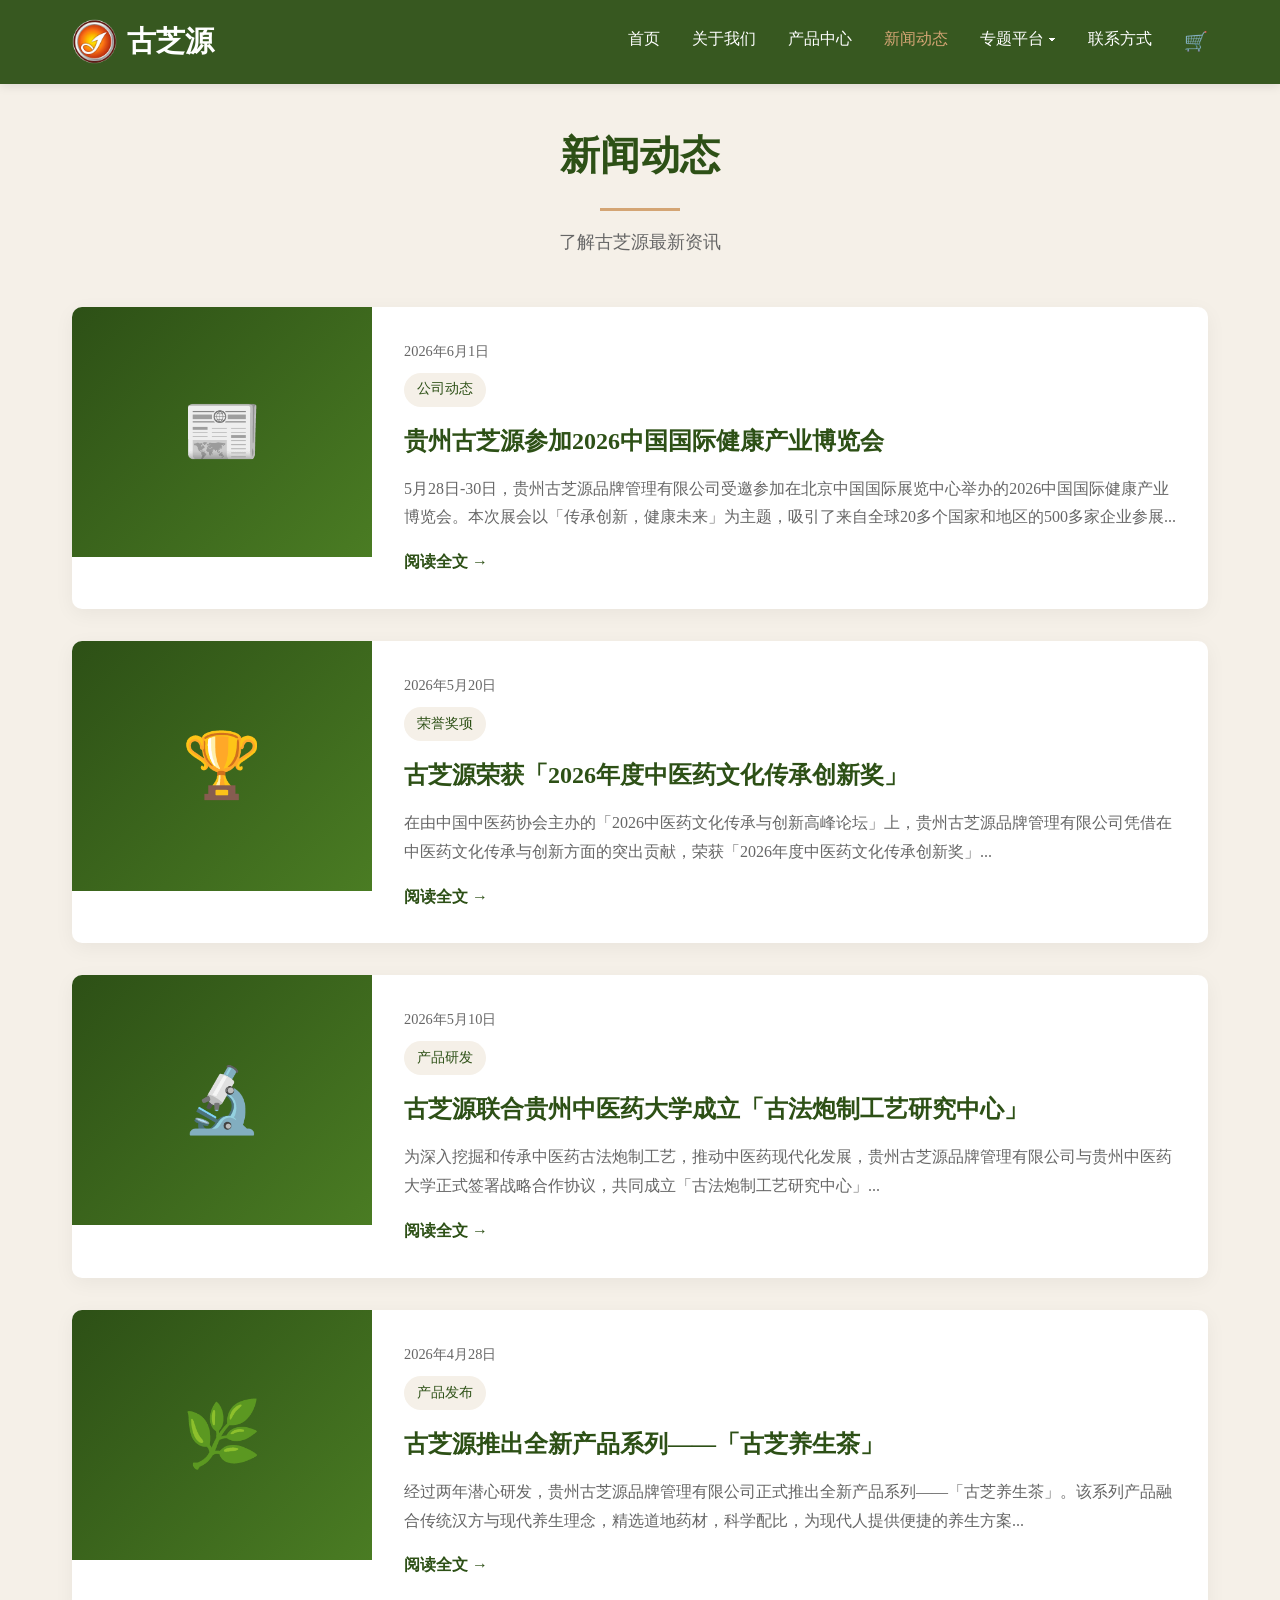
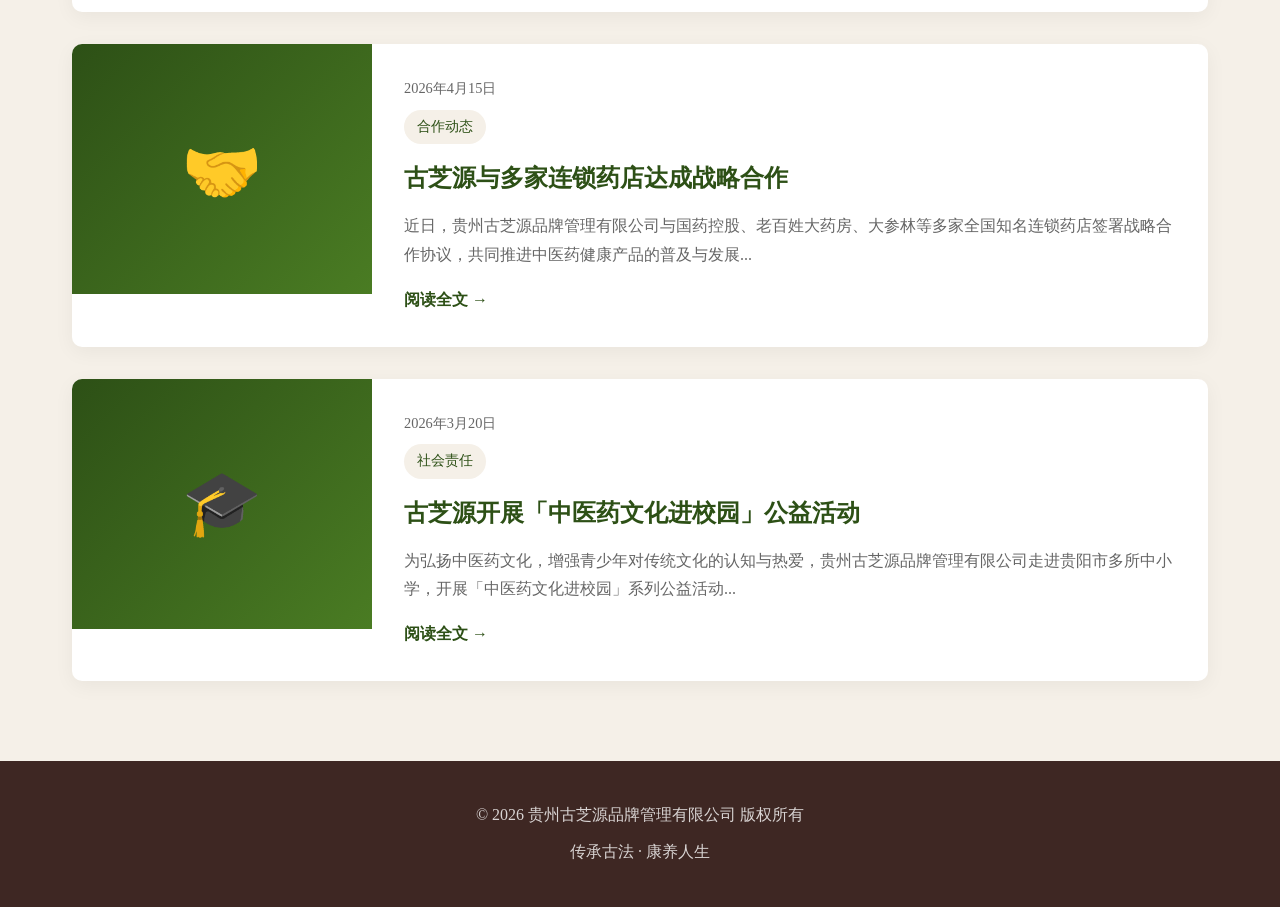
<file: news.html>
<!DOCTYPE html>
<html lang="zh-CN">
<head>
    <meta charset="UTF-8">
    <meta name="viewport" content="width=device-width, initial-scale=1.0">
        <!-- Favicon 多端套件 -->
    <link rel="icon" type="image/x-icon" href="favicon.ico?v=20260923">
    <link rel="icon" type="image/png" sizes="32x32" href="images/favicon-32.png?v=20260923">
    <link rel="icon" type="image/png" sizes="16x16" href="images/favicon-16.png?v=20260923">
    <link rel="apple-touch-icon" sizes="180x180" href="images/apple-touch-icon.png?v=20260923">
    <link rel="manifest" href="site.webmanifest">
    <meta name="theme-color" content="#F39423">
    <meta name="msapplication-TileColor" content="#F39423">
    <meta name="apple-mobile-web-app-capable" content="yes">
    <meta name="apple-mobile-web-app-status-bar-style" content="black-translucent">
    <meta name="apple-mobile-web-app-title" content="古芝源">
    <meta name="format-detection" content="telephone=no">
    <title>新闻动态 - 贵州古芝源品牌管理有限公司</title>
    <meta name="robots" content="index, follow, max-image-preview:large, max-snippet:-1">
    <meta name="description" content="古芝源最新动态、行业资讯、企业新闻——第一时间了解品牌发展、产品发布与中医药行业前沿。">
    <link rel="canonical" href="https://www.gzguzhiyuan.com/news.html">
    <meta property="og:type" content="website">
    <meta property="og:title" content="新闻动态 - 贵州古芝源品牌管理有限公司">
    <meta property="og:description" content="古芝源最新动态、行业资讯、企业新闻——第一时间了解品牌发展、产品发布与中医药行业前沿。">
    <meta property="og:url" content="https://www.gzguzhiyuan.com/news.html">
    <meta property="og:image" content="https://www.gzguzhiyuan.com/images/og-image.jpg?v=20260923">
    <meta property="og:image:width" content="1200">
    <meta property="og:image:height" content="630">
    <meta property="og:image:alt" content="贵州古芝源品牌管理有限公司 - 传承古法·芝养人生">
    <meta property="og:site_name" content="贵州古芝源">
    <meta property="og:locale" content="zh_CN">
    <meta name="twitter:card" content="summary_large_image">
    <meta name="twitter:title" content="新闻动态 - 贵州古芝源品牌管理有限公司">
    <meta name="twitter:description" content="古芝源最新动态、行业资讯、企业新闻——第一时间了解品牌发展、产品发布与中医药行业前沿。">
    <meta name="twitter:image" content="https://www.gzguzhiyuan.com/images/og-image.jpg?v=20260923">

<link rel="stylesheet" href="styles.css">
    <style>
        .news-page {
            padding: 120px 2rem 5rem;
            max-width: 1200px;
            margin: 0 auto;
        }
        .news-list {
            display: grid;
            gap: 2rem;
            margin-top: 3rem;
        }
        .news-card {
            background: white;
            border-radius: 10px;
            overflow: hidden;
            box-shadow: 0 5px 20px rgba(0,0,0,0.05);
            transition: transform 0.3s, box-shadow 0.3s;
            cursor: pointer;
            display: grid;
            grid-template-columns: 300px 1fr;
        }
        .news-card:hover {
            transform: translateY(-5px);
            box-shadow: 0 10px 30px rgba(45, 80, 22, 0.15);
        }
        .news-image {
            width: 100%;
            height: 250px;
            background: linear-gradient(135deg, var(--primary-green), var(--light-green));
            display: flex;
            align-items: center;
            justify-content: center;
            font-size: 4rem;
            color: white;
        }
        .news-content { padding: 2rem; }
        .news-date {
            color: var(--text-light);
            font-size: 0.9rem;
            margin-bottom: 0.5rem;
        }
        .news-category {
            display: inline-block;
            background: var(--cream);
            color: var(--primary-green);
            padding: 0.3rem 0.8rem;
            border-radius: 20px;
            font-size: 0.85rem;
            margin-bottom: 1rem;
        }
        .news-content h3 {
            color: var(--primary-green);
            font-size: 1.5rem;
            margin-bottom: 1rem;
            line-height: 1.5;
        }
        .news-content p {
            color: var(--text-light);
            line-height: 1.8;
            margin-bottom: 1rem;
        }
        .news-link {
            color: var(--primary-green);
            text-decoration: none;
            font-weight: bold;
            display: inline-flex;
            align-items: center;
            gap: 0.5rem;
            transition: gap 0.3s;
        }
        .news-link:hover { gap: 1rem; }
        .pagination {
            display: flex;
            justify-content: center;
            gap: 0.5rem;
            margin-top: 3rem;
        }
        .page-btn {
            padding: 0.8rem 1.2rem;
            background: white;
            border: 2px solid var(--primary-green);
            color: var(--primary-green);
            border-radius: 5px;
            cursor: pointer;
            transition: all 0.3s;
        }
        .page-btn.active {
            background: var(--primary-green);
            color: white;
        }
        .page-btn:hover {
            background: var(--primary-green);
            color: white;
        }
        @media (max-width: 768px) {
            .news-card { grid-template-columns: 1fr; }
            .news-image { height: 200px; }
        }
    </style>
</head>
<body>
    <!-- 导航栏 -->
    <nav class="navbar">
        <div class="nav-container">
            <a href="index.html" class="logo">
                <img class="logo-img" id="logo-img" src="" alt="" style="display:none;">
                <span class="logo-icon" id="logo-icon">芝</span>
                <span id="logo-text">古芝源</span>
            </a>
            <ul class="nav-links">
                <li><a href="index.html">首页</a></li>
                <li><a href="about.html">关于我们</a></li>
                <li><a href="products.html">产品中心</a></li>
                <li><a href="news.html" style="color: var(--gold);">新闻动态</a></li>
                <li class="dropdown">
                    <a href="special.html" onclick="event.preventDefault();event.stopPropagation();this.parentElement.toggleAttribute('data-open');">专题平台 ▾<span class="arrow">▼</span></a>
                    <ul class="dropdown-menu">
                        <li><a href="zhong-houlu.html">钟氏中医药第十八代传人钟厚禄传记</a></li>
                    </ul>
                </li>
                <li><a href="contact.html">联系方式</a></li>
                <li>
                    <a href="cart.html" class="cart-link">
                        <span class="cart-icon">🛒</span>
                        <span class="cart-badge" id="cart-badge">0</span>
                    </a>
                </li>
            </ul>
        </div>
    </nav>

    <!-- 新闻动态页面 -->
    <section class="news-page" id="news-content"></section>

    <!-- 页脚 -->
    <footer class="footer" id="footer"></footer>

    <script>
    (async function init() {
        try {
            const [newsRes, siteRes] = await Promise.all([
                fetch('content/news.json'),
                fetch('content/site.json')
            ]);
            const news = await newsRes.json();
            const site = await siteRes.json();
            const co = site.company || {};
            const ft = site.footer || {};

            // === Logo ===
            if (co.logoImage) {
                var li = document.getElementById('logo-img');
                if (li) { li.src = co.logoImage; li.style.display = ''; li.onerror = function() { li.style.display = 'none'; var lc2 = document.getElementById('logo-icon'); if (lc2) lc2.style.display = ''; }; }
                var lc = document.getElementById('logo-icon');
                if (lc) lc.style.display = 'none';
            }
            document.getElementById('logo-text').textContent = co.shortName || '古芝源';
            document.title = (news.title || '新闻动态') + ' - ' + (co.name || '贵州古芝源品牌管理有限公司');

            // === 新闻列表 ===
            const items = news.items || [];
            const pageSize = 6;
            let currentPage = 1;
            const totalPages = Math.ceil(items.length / pageSize);

            function formatDate(dateStr) {
                if (!dateStr) return '';
                var parts = dateStr.split('-');
                return parts[0] + '年' + parseInt(parts[1]) + '月' + parseInt(parts[2]) + '日';
            }

            function renderPage(page) {
                currentPage = page;
                var start = (page - 1) * pageSize;
                var end = Math.min(start + pageSize, items.length);
                var pageItems = items.slice(start, end);

                var html = '<h2 class="section-title fade-in">' + (news.title || '新闻动态') + '</h2>';
                html += '<p class="section-subtitle fade-in">' + (news.subtitle || '了解古芝源最新资讯') + '</p>';
                html += '<div class="news-list">';
                pageItems.forEach(function(item, idx) {
                    var dateStr = formatDate(item.date);
                    html += '<div class="news-card fade-in" onclick="location.href=\'news-detail.html\'">';
                    html += '<div class="news-image">' + (item.icon || '📰') + '</div>';
                    html += '<div class="news-content">';
                    if (dateStr) html += '<div class="news-date">' + dateStr + '</div>';
                    if (item.category) html += '<span class="news-category">' + item.category + '</span>';
                    html += '<h3>' + item.title + '</h3>';
                    html += '<p>' + (item.summary || '') + '</p>';
                    html += '<span class="news-link">阅读全文 →</span>';
                    html += '</div></div>';
                });
                html += '</div>';

                // 分页
                if (totalPages > 1) {
                    html += '<div class="pagination fade-in">';
                    for (var i = 1; i <= totalPages; i++) {
                        html += '<button class="page-btn' + (i === page ? ' active' : '') +
                            '" onclick="renderPage(' + i + ')">' + i + '</button>';
                    }
                    html += '</div>';
                }

                document.getElementById('news-content').innerHTML = html;

                // 重新初始化动画
                var fadeIns = document.querySelectorAll('.fade-in');
                var observer = new IntersectionObserver(function(entries) {
                    entries.forEach(function(e) { if (e.isIntersecting) e.target.classList.add('visible'); });
                }, { threshold: 0.1 });
                fadeIns.forEach(function(el) { observer.observe(el); });
            }

            // 暴露到全局
            window.renderPage = renderPage;
            renderPage(1);

            // === 页脚 ===
            document.getElementById('footer').innerHTML =
                '<p>' + (ft.copyright || '© 2026 贵州古芝源品牌管理有限公司 版权所有') + '</p>' +
                '<p>' + (ft.slogan || '传承古法 · 芝养人生') + '</p>';

        } catch (e) {
            console.error('Failed to load news page:', e);
        }
        updateCartBadge();
    })();
    </script>
    <script src="cart.js?v=20260624"></script>
    <script src="nav.js"></script>
</body>
</html>
</file>
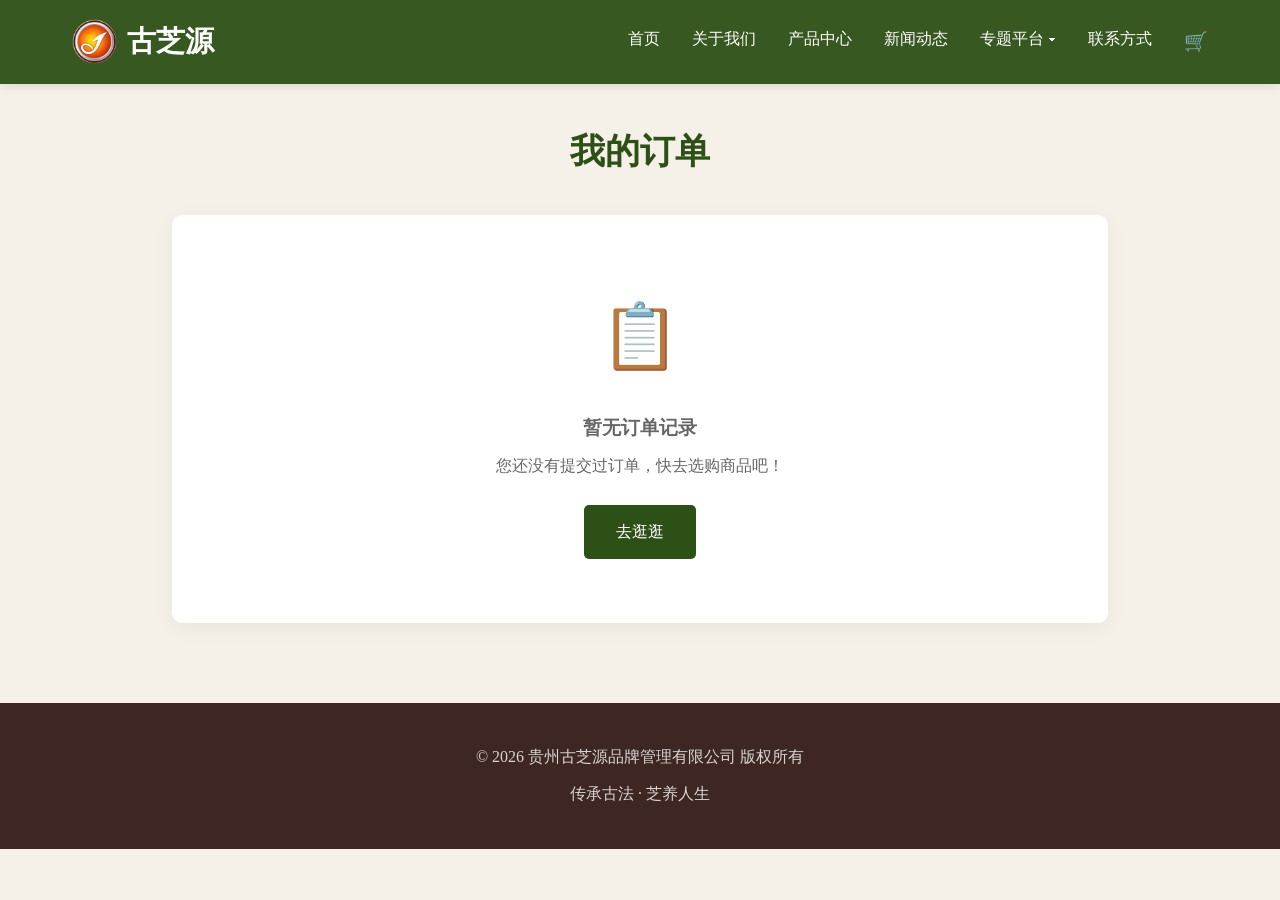
<file: order-history.html>
<!DOCTYPE html>
<html lang="zh-CN">
<head>
    <meta charset="UTF-8">
    <meta name="viewport" content="width=device-width, initial-scale=1.0">
        <!-- Favicon 多端套件 -->
    <link rel="icon" type="image/x-icon" href="favicon.ico?v=20260923">
    <link rel="icon" type="image/png" sizes="32x32" href="images/favicon-32.png?v=20260923">
    <link rel="icon" type="image/png" sizes="16x16" href="images/favicon-16.png?v=20260923">
    <link rel="apple-touch-icon" sizes="180x180" href="images/apple-touch-icon.png?v=20260923">
    <link rel="manifest" href="site.webmanifest">
    <meta name="theme-color" content="#F39423">
    <meta name="msapplication-TileColor" content="#F39423">
    <meta name="apple-mobile-web-app-capable" content="yes">
    <meta name="apple-mobile-web-app-status-bar-style" content="black-translucent">
    <meta name="apple-mobile-web-app-title" content="古芝源">
    <meta name="format-detection" content="telephone=no">
    <title>我的订单 - 贵州古芝源品牌管理有限公司</title>
    <meta name="robots" content="noindex, nofollow">
    <meta name="googlebot" content="noindex, nofollow">
    <meta name="description" content="古芝源订单查询。">
    <link rel="canonical" href="https://www.gzguzhiyuan.com/order-history.html">
    <meta property="og:type" content="website">
    <meta property="og:title" content="我的订单 - 贵州古芝源品牌管理有限公司">
    <meta property="og:description" content="古芝源订单查询。">
    <meta property="og:url" content="https://www.gzguzhiyuan.com/order-history.html">
    <meta property="og:image" content="https://www.gzguzhiyuan.com/images/og-image.jpg?v=20260923">
    <meta property="og:image:width" content="1200">
    <meta property="og:image:height" content="630">
    <meta property="og:image:alt" content="贵州古芝源品牌管理有限公司 - 传承古法·芝养人生">
    <meta property="og:site_name" content="贵州古芝源">
    <meta property="og:locale" content="zh_CN">
    <meta name="twitter:card" content="summary_large_image">
    <meta name="twitter:title" content="我的订单 - 贵州古芝源品牌管理有限公司">
    <meta name="twitter:description" content="古芝源订单查询。">
    <meta name="twitter:image" content="https://www.gzguzhiyuan.com/images/og-image.jpg?v=20260923">

<link rel="stylesheet" href="styles.css">
    <style>
        .order-page {
            padding: 120px 2rem 5rem;
            max-width: 1000px;
            margin: 0 auto;
        }

        .order-title {
            color: var(--primary-green);
            font-size: 2.2rem;
            margin-bottom: 2rem;
            text-align: center;
        }

        .order-empty {
            text-align: center;
            padding: 4rem 2rem;
            background: white;
            border-radius: 10px;
            box-shadow: 0 5px 20px rgba(0,0,0,0.05);
        }

        .order-empty-icon {
            font-size: 4rem;
            margin-bottom: 1rem;
        }

        .order-empty h3 {
            color: var(--text-light);
            margin-bottom: 0.5rem;
        }

        .order-empty p {
            color: var(--text-light);
            margin-bottom: 1.5rem;
        }

        .order-empty a {
            display: inline-block;
            padding: 0.8rem 2rem;
            background: var(--primary-green);
            color: white;
            text-decoration: none;
            border-radius: 5px;
            transition: background 0.3s;
        }

        .order-empty a:hover {
            background: var(--light-green);
        }

        .order-card {
            background: white;
            border-radius: 12px;
            box-shadow: 0 3px 15px rgba(0,0,0,0.06);
            margin-bottom: 1.5rem;
            overflow: hidden;
            transition: box-shadow 0.3s;
        }

        .order-card:hover {
            box-shadow: 0 5px 25px rgba(45, 80, 22, 0.12);
        }

        .order-header {
            display: flex;
            justify-content: space-between;
            align-items: center;
            padding: 1.2rem 1.5rem;
            background: var(--cream);
            border-bottom: 1px solid #ebe5d8;
            flex-wrap: wrap;
            gap: 0.5rem;
        }

        .order-id {
            font-family: monospace;
            font-weight: bold;
            color: var(--primary-green);
            font-size: 1rem;
        }

        .order-time {
            color: var(--text-light);
            font-size: 0.85rem;
        }

        .order-status {
            display: inline-block;
            padding: 0.25rem 0.75rem;
            border-radius: 20px;
            font-size: 0.8rem;
            font-weight: 600;
        }

        .status-paid {
            background: #e8f5e9;
            color: #2e7d32;
        }

        .status-pending {
            background: #fff3e0;
            color: #e65100;
        }

        .status-confirmed {
            background: #e8f5e9;
            color: #2e7d32;
        }

        .status-shipped {
            background: #e3f2fd;
            color: #1565c0;
        }

        .status-completed {
            background: #f3e5f5;
            color: #6a1b9a;
        }

        .order-body {
            padding: 1.5rem;
        }

        .order-items {
            margin-bottom: 1rem;
        }

        .order-item {
            display: flex;
            align-items: center;
            gap: 1rem;
            padding: 0.75rem 0;
            border-bottom: 1px solid #f5f0e8;
        }

        .order-item:last-child {
            border-bottom: none;
        }

        .order-item-icon {
            font-size: 2rem;
            flex-shrink: 0;
        }

        .order-item-name {
            flex: 1;
            font-weight: 500;
            color: var(--text-dark);
        }

        .order-item-spec {
            font-size: 0.85rem;
            color: var(--text-light);
        }

        .order-item-price {
            color: var(--earth-brown);
            font-weight: bold;
            white-space: nowrap;
        }

        .order-item-qty {
            color: var(--text-light);
            font-size: 0.85rem;
            margin-left: 0.3rem;
        }

        .order-footer {
            display: flex;
            justify-content: space-between;
            align-items: center;
            padding: 1rem 1.5rem;
            background: #fafaf7;
            border-top: 1px solid #ebe5d8;
            flex-wrap: wrap;
            gap: 0.5rem;
        }

        .order-total {
            font-size: 1.1rem;
            color: var(--earth-brown);
            font-weight: bold;
        }

        .order-total-amount {
            font-size: 1.3rem;
        }

        .order-customer {
            font-size: 0.85rem;
            color: var(--text-light);
        }

        .order-actions-bar {
            display: flex;
            justify-content: center;
            padding: 1rem;
        }

        .order-actions-bar a,
        .order-actions-bar button {
            padding: 0.6rem 1.5rem;
            border-radius: 6px;
            font-size: 0.9rem;
            cursor: pointer;
            transition: all 0.3s;
            font-family: inherit;
        }

        .btn-again {
            background: white;
            color: var(--primary-green);
            border: 2px solid var(--primary-green);
            text-decoration: none;
        }

        .btn-again:hover {
            background: var(--primary-green);
            color: white;
        }

        .btn-clear-history {
            background: none;
            color: #999;
            border: none;
            text-decoration: underline;
            cursor: pointer;
        }

        .btn-clear-history:hover {
            color: #d32f2f;
        }

        @media (max-width: 768px) {
            .order-page {
                padding: 100px 1rem 3rem;
            }

            .order-title {
                font-size: 1.8rem;
            }

            .order-header {
                padding: 1rem;
            }

            .order-body {
                padding: 1rem;
            }

            .order-footer {
                flex-direction: column;
                align-items: flex-start;
                padding: 1rem;
            }
        }
    </style>
</head>
<body>
    <!-- 导航栏 -->
    <nav class="navbar">
        <div class="nav-container">
            <a href="index.html" class="logo" id="logo-link">
                <img class="logo-img" id="logo-img" src="" alt="" style="display:none;">
                <span class="logo-icon" id="logo-icon">芝</span>
                <span id="logo-text">古芝源</span>
            </a>
            <ul class="nav-links" id="nav-links">
                <li><a href="index.html">首页</a></li>
                <li><a href="about.html">关于我们</a></li>
                <li><a href="products.html">产品中心</a></li>
                <li><a href="news.html">新闻动态</a></li>
                <li class="dropdown">
                    <a href="special.html" onclick="event.preventDefault();event.stopPropagation();this.parentElement.toggleAttribute('data-open');">专题平台 ▾<span class="arrow">▼</span></a>
                    <ul class="dropdown-menu">
                        <li><a href="zhong-houlu.html">钟氏中医药第十八代传人钟厚禄传记</a></li>
                    </ul>
                </li>
                <li><a href="contact.html">联系方式</a></li>
                <li>
                    <a href="cart.html" class="cart-link">
                        <span class="cart-icon">🛒</span>
                        <span class="cart-badge" id="cart-badge">0</span>
                    </a>
                </li>
            </ul>
        </div>
    </nav>

    <section class="order-page">
        <h2 class="order-title fade-in">我的订单</h2>

        <div id="order-empty" class="order-empty fade-in" style="display:none;">
            <div class="order-empty-icon">📋</div>
            <h3>暂无订单记录</h3>
            <p>您还没有提交过订单，快去选购商品吧！</p>
            <a href="products.html">去逛逛</a>
        </div>

        <div id="order-list" class="order-list fade-in"></div>

        <div id="order-actions-bar" class="order-actions-bar" style="display:none;">
            <button class="btn-clear-history" onclick="clearOrderHistory()">清空订单记录</button>
        </div>
    </section>

    <!-- 页脚 -->
    <footer class="footer">
        <p>© 2026 贵州古芝源品牌管理有限公司 版权所有</p>
        <p>传承古法 · 芝养人生</p>
    </footer>

    <script src="cart.js?v=20260624"></script>
    <script>
        // 加载站点设置 (含 LOGO) —— 与全站统一
        fetch('content/site.json').then(function(r){return r.json();}).then(function(site){
            var co = site.company || {};
            var li = document.getElementById('logo-img');
            var lc = document.getElementById('logo-icon');
            var lt = document.getElementById('logo-text');
            if (lt) lt.textContent = co.shortName || co.name || '古芝源';
            if (lc && co.logoIcon) lc.textContent = co.logoIcon;
            if (li && co.logoImage) {
                li.src = co.logoImage;
                li.style.display = '';
                if (lc) lc.style.display = 'none';
                li.onerror = function(){
                    li.style.display = 'none';
                    if (lc) lc.style.display = '';
                };
            }
        }).catch(function(){});
    </script>
    <script src="nav.js"></script>
    <script>
        // 渲染订单列表
        function renderOrders() {
            var orders = getOrderHistory();
            var emptyEl = document.getElementById('order-empty');
            var listEl = document.getElementById('order-list');
            var actionsBar = document.getElementById('order-actions-bar');

            if (orders.length === 0) {
                emptyEl.style.display = '';
                listEl.innerHTML = '';
                actionsBar.style.display = 'none';
                return;
            }

            emptyEl.style.display = 'none';
            actionsBar.style.display = '';

            var statusMap = {
                'pending': '待支付',
                'paid': '已支付',
                'confirmed': '已确认',
                'shipped': '已发货',
                'completed': '已完成',
                'cancelled': '已取消'
            };

            listEl.innerHTML = orders.map(function(order) {
                var itemsHtml = order.items.map(function(item) {
                    return '<div class="order-item">' +
                        '<div class="order-item-icon">' + (item.icon || '📦') + '</div>' +
                        '<div class="order-item-name">' +
                            item.name +
                            (item.spec ? '<div class="order-item-spec">' + item.spec + '</div>' : '') +
                        '</div>' +
                        '<div class="order-item-price">' + item.price + '<span class="order-item-qty">×' + item.quantity + '</span></div>' +
                    '</div>';
                }).join('');

                // 支付方式显示
                var payInfo = '';
                if (order.status === 'paid' && order.payTimeDisplay) {
                    payInfo = '<div style="font-size:0.8rem;color:var(--text-light);margin-top:0.25rem;">✓ 已支付 · ' + order.payTimeDisplay + '</div>';
                } else if (order.status === 'pending') {
                    payInfo = '<div style="font-size:0.8rem;color:#e65100;margin-top:0.25rem;">⏳ 等待支付</div>';
                }

                return '<div class="order-card">' +
                    '<div class="order-header">' +
                        '<span class="order-id">订单 ' + order.id + '</span>' +
                        '<span class="order-time">' + (order.orderTimeDisplay || '') + '</span>' +
                        '<span class="order-status status-' + (order.status || 'pending') + '">' + (statusMap[order.status] || '待支付') + '</span>' +
                    '</div>' +
                    '<div class="order-body">' +
                        '<div class="order-items">' + itemsHtml + '</div>' +
                        payInfo +
                    '</div>' +
                    '<div class="order-footer">' +
                        '<span class="order-customer">' + order.customerName + ' | ' + order.customerPhone + (order.customerAddress ? ' | ' + order.customerAddress : '') + '</span>' +
                        '<span class="order-total">合计 <span class="order-total-amount">¥ ' + order.total.toFixed(2) + '</span></span>' +
                    '</div>' +
                '</div>';
            }).join('');
        }

        // 清空订单记录
        function clearOrderHistory() {
            showConfirm('清空订单记录', '确定要删除所有订单记录吗？此操作不可恢复。', function() {
                localStorage.removeItem('guzhiyuan_orders');
                renderOrders();
                showNotification('订单记录已清空', 'info');
            });
        }

        // 初始化
        document.addEventListener('DOMContentLoaded', function() {
            // 确保 .fade-in 元素始终可见
            var fadeIns = document.querySelectorAll('.fade-in');
            fadeIns.forEach(function(el) {
                el.style.opacity = '1';
                el.style.transform = 'none';
            });

            renderOrders();
            updateCartBadge();
        });
    </script>
</body>
</html>
</file>
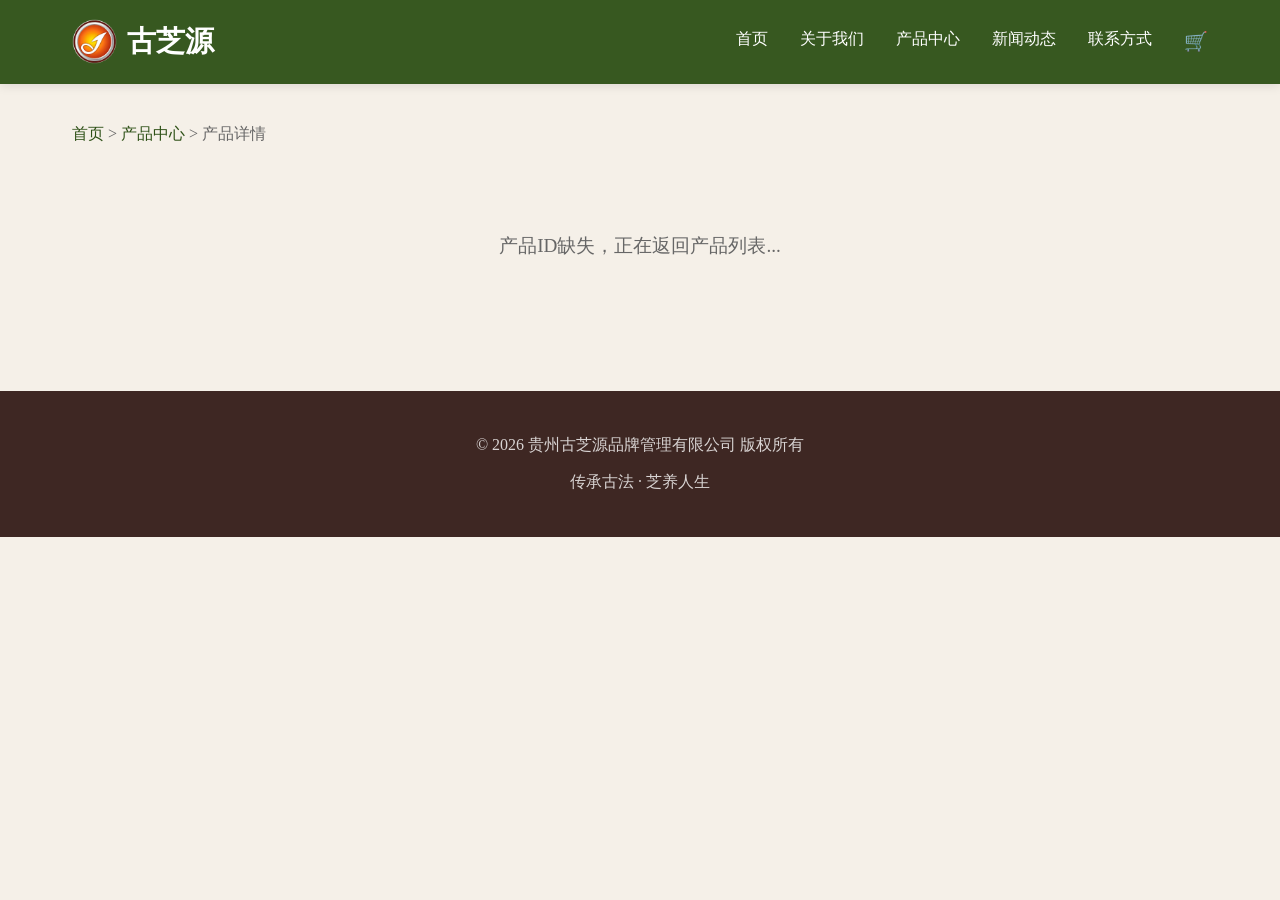
<file: product-detail.html>
<!DOCTYPE html>
<html lang="zh-CN">
<head>
    <meta charset="UTF-8">
    <meta name="viewport" content="width=device-width, initial-scale=1.0">
        <!-- Favicon 多端套件 -->
    <link rel="icon" type="image/x-icon" href="favicon.ico?v=20260923">
    <link rel="icon" type="image/png" sizes="32x32" href="images/favicon-32.png?v=20260923">
    <link rel="icon" type="image/png" sizes="16x16" href="images/favicon-16.png?v=20260923">
    <link rel="apple-touch-icon" sizes="180x180" href="images/apple-touch-icon.png?v=20260923">
    <link rel="manifest" href="site.webmanifest">
    <meta name="theme-color" content="#F39423">
    <meta name="msapplication-TileColor" content="#F39423">
    <meta name="apple-mobile-web-app-capable" content="yes">
    <meta name="apple-mobile-web-app-status-bar-style" content="black-translucent">
    <meta name="apple-mobile-web-app-title" content="古芝源">
    <meta name="format-detection" content="telephone=no">
    <title>产品详情 - 贵州古芝源品牌管理有限公司</title>
    <meta name="robots" content="noindex, nofollow">
    <meta name="googlebot" content="noindex, nofollow">
    <meta name="description" content="古芝源产品详情——成分、功效、用法一目了然，每一款产品都源自道地药材与古法汉方智慧。">
    <link rel="canonical" href="https://www.gzguzhiyuan.com/product-detail.html">
    <meta property="og:type" content="product">
    <meta property="og:title" content="产品详情 - 贵州古芝源品牌管理有限公司">
    <meta property="og:description" content="古芝源产品详情——成分、功效、用法一目了然，每一款产品都源自道地药材与古法汉方智慧。">
    <meta property="og:url" content="https://www.gzguzhiyuan.com/product-detail.html">
    <meta property="og:image" content="https://www.gzguzhiyuan.com/images/og-image.jpg?v=20260923">
    <meta property="og:image:width" content="1200">
    <meta property="og:image:height" content="630">
    <meta property="og:image:alt" content="贵州古芝源品牌管理有限公司 - 传承古法·芝养人生">
    <meta property="og:site_name" content="贵州古芝源">
    <meta property="og:locale" content="zh_CN">
    <meta name="twitter:card" content="summary_large_image">
    <meta name="twitter:title" content="产品详情 - 贵州古芝源品牌管理有限公司">
    <meta name="twitter:description" content="古芝源产品详情——成分、功效、用法一目了然，每一款产品都源自道地药材与古法汉方智慧。">
    <meta name="twitter:image" content="https://www.gzguzhiyuan.com/images/og-image.jpg?v=20260923">

<link rel="stylesheet" href="styles.css">
    <style>
        .product-detail-page {
            padding: 120px 2rem 5rem;
            max-width: 1200px;
            margin: 0 auto;
        }

        .breadcrumb {
            margin-bottom: 2rem;
            color: var(--text-light);
        }

        .breadcrumb a {
            color: var(--primary-green);
            text-decoration: none;
        }

        .breadcrumb a:hover {
            text-decoration: underline;
        }

        .product-detail-container {
            display: grid;
            grid-template-columns: 1fr 1fr;
            gap: 3rem;
            margin-bottom: 4rem;
        }

        .product-gallery {
            position: sticky;
            top: 120px;
        }

        .main-image {
            width: 100%;
            height: 400px;
            background: linear-gradient(135deg, var(--primary-green), var(--light-green));
            border-radius: 10px;
            display: flex;
            align-items: center;
            justify-content: center;
            font-size: 6rem;
            color: white;
            margin-bottom: 1rem;
        }

        .thumbnail-list {
            display: flex;
            gap: 1rem;
        }

        .thumbnail {
            width: 80px;
            height: 80px;
            background: var(--cream);
            border-radius: 5px;
            display: flex;
            align-items: center;
            justify-content: center;
            font-size: 2rem;
            cursor: pointer;
            border: 2px solid transparent;
            transition: border-color 0.3s;
        }

        .thumbnail.active {
            border-color: var(--primary-green);
        }

        .product-info-section h1 {
            color: var(--primary-green);
            font-size: 2.5rem;
            margin-bottom: 1rem;
        }

        .product-subtitle {
            color: var(--text-light);
            font-size: 1.1rem;
            margin-bottom: 2rem;
        }

        .product-price-section {
            background: var(--cream);
            padding: 2rem;
            border-radius: 10px;
            margin-bottom: 2rem;
        }

        .price {
            font-size: 2rem;
            color: var(--earth-brown);
            font-weight: bold;
            margin-bottom: 1.5rem;
        }

        .quantity-selector {
            display: flex;
            align-items: center;
            gap: 1rem;
            margin-bottom: 1.5rem;
        }

        .quantity-selector label {
            color: var(--text-dark);
            font-weight: 500;
        }

        .quantity-controls {
            display: flex;
            align-items: center;
            gap: 0.5rem;
        }

        .quantity-btn {
            width: 36px;
            height: 36px;
            border: 2px solid var(--primary-green);
            background: white;
            color: var(--primary-green);
            font-size: 1.2rem;
            border-radius: 5px;
            cursor: pointer;
            display: flex;
            align-items: center;
            justify-content: center;
            transition: all 0.3s;
        }

        .quantity-btn:hover {
            background: var(--primary-green);
            color: white;
        }

        .quantity-input {
            width: 60px;
            height: 36px;
            border: 2px solid var(--cream);
            border-radius: 5px;
            text-align: center;
            font-size: 1rem;
            font-weight: bold;
            color: var(--text-dark);
        }

        .product-actions {
            display: flex;
            gap: 1rem;
        }

        .btn-add-cart {
            flex: 1;
            padding: 1rem;
            background: white;
            color: var(--primary-green);
            border: 2px solid var(--primary-green);
            border-radius: 5px;
            font-size: 1.1rem;
            cursor: pointer;
            transition: all 0.3s;
            display: flex;
            align-items: center;
            justify-content: center;
            gap: 0.5rem;
        }

        .btn-add-cart:hover {
            background: var(--primary-green);
            color: white;
        }

        .btn-buy-now {
            flex: 1;
            padding: 1rem;
            background: var(--primary-green);
            color: white;
            border: none;
            border-radius: 5px;
            font-size: 1.1rem;
            cursor: pointer;
            transition: background 0.3s;
            display: flex;
            align-items: center;
            justify-content: center;
            gap: 0.5rem;
        }

        .btn-buy-now:hover {
            background: var(--light-green);
        }

        .product-attributes {
            margin-bottom: 2rem;
        }

        .attribute-item {
            display: flex;
            padding: 1rem 0;
            border-bottom: 1px solid var(--cream);
        }

        .attribute-label {
            width: 100px;
            color: var(--text-light);
            flex-shrink: 0;
        }

        .attribute-value {
            color: var(--text-dark);
            font-weight: 500;
        }

        .product-description {
            margin-top: 3rem;
        }

        .section-heading {
            color: var(--primary-green);
            font-size: 1.8rem;
            margin-bottom: 1.5rem;
            padding-bottom: 1rem;
            border-bottom: 2px solid var(--cream);
        }

        .product-description p {
            line-height: 2;
            color: var(--text-light);
            margin-bottom: 1rem;
        }

        .product-features {
            margin-top: 3rem;
        }

        .features-grid {
            display: grid;
            grid-template-columns: repeat(auto-fit, minmax(200px, 1fr));
            gap: 1.5rem;
            margin-top: 2rem;
        }

        .feature-item {
            text-align: center;
            padding: 2rem;
            background: var(--cream);
            border-radius: 10px;
        }

        .feature-icon {
            font-size: 3rem;
            margin-bottom: 1rem;
            display: block;
        }

        .feature-item h4 {
            color: var(--primary-green);
            margin-bottom: 0.5rem;
        }

        .feature-item p {
            color: var(--text-light);
            font-size: 0.9rem;
        }

        .usage-section {
            margin-top: 3rem;
        }

        .usage-steps {
            margin-top: 2rem;
        }

        .usage-step {
            display: flex;
            margin-bottom: 2rem;
            padding: 2rem;
            background: white;
            border-radius: 10px;
            box-shadow: 0 5px 20px rgba(0,0,0,0.05);
        }

        .step-number {
            width: 50px;
            height: 50px;
            background: var(--primary-green);
            color: white;
            border-radius: 50%;
            display: flex;
            align-items: center;
            justify-content: center;
            font-size: 1.5rem;
            font-weight: bold;
            flex-shrink: 0;
            margin-right: 2rem;
        }

        .step-content h4 {
            color: var(--primary-green);
            margin-bottom: 0.5rem;
        }

        .step-content p {
            color: var(--text-light);
            line-height: 1.8;
        }

        .related-products {
            margin-top: 4rem;
        }

        .related-grid {
            display: grid;
            grid-template-columns: repeat(auto-fit, minmax(250px, 1fr));
            gap: 2rem;
            margin-top: 2rem;
        }

        .related-card {
            background: white;
            border-radius: 10px;
            overflow: hidden;
            box-shadow: 0 5px 20px rgba(0,0,0,0.05);
            transition: transform 0.3s;
            cursor: pointer;
        }

        .related-card:hover {
            transform: translateY(-5px);
        }

        .related-image {
            width: 100%;
            height: 200px;
            background: linear-gradient(135deg, var(--primary-green), var(--light-green));
            display: flex;
            align-items: center;
            justify-content: center;
            font-size: 4rem;
            color: white;
        }

        .related-info {
            padding: 1.5rem;
        }

        .related-info h4 {
            color: var(--primary-green);
            margin-bottom: 0.5rem;
        }

        .related-info p {
            color: var(--text-light);
            font-size: 0.9rem;
        }

        .loading {
            text-align: center;
            padding: 3rem;
            color: var(--text-light);
            font-size: 1.2rem;
        }

        @media (max-width: 768px) {
            .product-detail-container {
                grid-template-columns: 1fr;
            }

            .product-gallery {
                position: static;
            }

            .product-actions {
                flex-direction: column;
            }
        }
    </style>
</head>
<body>
    <!-- 导航栏 -->
    <nav class="navbar">
        <div class="nav-container">
            <a href="index.html" class="logo" id="logo-link">
                <img class="logo-img" id="logo-img" src="" alt="" style="display:none;">
                <span class="logo-icon" id="logo-icon">芝</span>
                <span id="logo-text">古芝源</span>
            </a>
            <ul class="nav-links">
                <li><a href="index.html">首页</a></li>
                <li><a href="about.html">关于我们</a></li>
                <li><a href="products.html">产品中心</a></li>
                <li><a href="news.html">新闻动态</a></li>
                <li><a href="contact.html">联系方式</a></li>
                <li>
                    <a href="cart.html" class="cart-link">
                        <span class="cart-icon">🛒</span>
                        <span class="cart-badge" id="cart-badge">0</span>
                    </a>
                </li>
            </ul>
        </div>
    </nav>

    <!-- 产品详情页面 -->
    <section class="product-detail-page">
        <div class="breadcrumb fade-in">
            <a href="index.html">首页</a> > <a href="products.html">产品中心</a> > <span id="breadcrumb-product-name">产品详情</span>
        </div>

        <!-- 加载状态 -->
        <div id="loading" class="loading fade-in">
            正在加载产品信息...
        </div>

        <!-- 产品详情容器 -->
        <div id="product-detail-container" class="product-detail-container" style="display: none;">
            <!-- 产品图片 -->
            <div class="product-gallery fade-in">
                <div class="main-image" id="mainImage">🌿</div>
                <div class="thumbnail-list">
                    <div class="thumbnail active" onclick="changeImage('🌿', this)">🌿</div>
                    <div class="thumbnail" onclick="changeImage('📦', this)">📦</div>
                    <div class="thumbnail" onclick="changeImage('🏭', this)">🏭</div>
                    <div class="thumbnail" onclick="changeImage('✅', this)">✅</div>
                </div>
            </div>

            <!-- 产品信息 -->
            <div class="product-info-section fade-in">
                <h1 id="product-name">产品名称</h1>
                <p class="product-subtitle" id="product-subtitle">产品副标题</p>

                <div class="product-price-section">
                    <div class="price" id="product-price">¥ 0.00</div>

                    <!-- 数量选择 -->
                    <div class="quantity-selector">
                        <label>数量：</label>
                        <div class="quantity-controls">
                            <button class="quantity-btn" onclick="changeQuantity(-1)">-</button>
                            <input type="number" class="quantity-input" id="quantity" value="1" min="1" max="99">
                            <button class="quantity-btn" onclick="changeQuantity(1)">+</button>
                        </div>
                    </div>

                    <div class="product-actions">
                        <button class="btn-add-cart" onclick="handleAddToCart()">
                            <span>🛒</span>
                            加入购物车
                        </button>
                        <button class="btn-buy-now" onclick="handleBuyNow()">
                            <span>💳</span>
                            立即购买
                        </button>
                    </div>
                </div>

                <div class="product-attributes">
                    <div class="attribute-item">
                        <span class="attribute-label">产品名称</span>
                        <span class="attribute-value" id="attr-name">-</span>
                    </div>
                    <div class="attribute-item">
                        <span class="attribute-label">规格</span>
                        <span class="attribute-value" id="attr-spec">-</span>
                    </div>
                    <div class="attribute-item">
                        <span class="attribute-label">产地</span>
                        <span class="attribute-value" id="attr-origin">-</span>
                    </div>
                    <div class="attribute-item">
                        <span class="attribute-label">保质期</span>
                        <span class="attribute-value" id="attr-shelf-life">-</span>
                    </div>
                    <div class="attribute-item">
                        <span class="attribute-label">储藏方法</span>
                        <span class="attribute-value" id="attr-storage">-</span>
                    </div>
                    <div class="attribute-item">
                        <span class="attribute-label">执行标准</span>
                        <span class="attribute-value" id="attr-standard">-</span>
                    </div>
                </div>
            </div>
        </div>

        <!-- 产品介绍 -->
        <div id="product-description" class="product-description fade-in" style="display: none;">
            <h2 class="section-heading">产品介绍</h2>
            <div id="product-body"></div>
        </div>

        <!-- 产品特点 -->
        <div id="product-features" class="product-features fade-in" style="display: none;">
            <h2 class="section-heading">产品特点</h2>
            <div class="features-grid" id="features-grid"></div>
        </div>

        <!-- 使用方法 -->
        <div id="product-usage" class="usage-section fade-in" style="display: none;">
            <h2 class="section-heading">使用方法</h2>
            <div class="usage-steps" id="usage-steps"></div>
        </div>

        <!-- 相关产品 -->
        <div id="related-products" class="related-products fade-in" style="display: none;">
            <h2 class="section-heading">相关产品</h2>
            <div class="related-grid" id="related-grid"></div>
        </div>
    </section>

    <!-- 页脚 -->
    <footer class="footer" id="footer">
        <p>© 2026 贵州古芝源品牌管理有限公司 版权所有</p>
        <p>传承古法 · 芝养人生</p>
    </footer>

    <script src="cart.js?v=20260624"></script>
    <script>
        // 加载站点设置 (含 LOGO) —— 与全站统一
        fetch('content/site.json').then(function(r){return r.json();}).then(function(site){
            var co = site.company || {};
            var li = document.getElementById('logo-img');
            var lc = document.getElementById('logo-icon');
            var lt = document.getElementById('logo-text');
            if (lt) lt.textContent = co.shortName || co.name || '古芝源';
            if (lc && co.logoIcon) lc.textContent = co.logoIcon;
            if (li && co.logoImage) {
                li.src = co.logoImage;
                li.style.display = '';
                if (lc) lc.style.display = 'none';
                li.onerror = function(){
                    li.style.display = 'none';
                    if (lc) lc.style.display = '';
                };
            }
        }).catch(function(){});
    </script>
    <script>
        let currentProduct = null;
        let currentQuantity = 1;

        // 获取 URL 参数
        function getQueryParam(name) {
            const urlParams = new URLSearchParams(window.location.search);
            return urlParams.get(name);
        }

        // 切换图片
        function changeImage(emoji, element) {
            document.getElementById('mainImage').textContent = emoji;
            document.querySelectorAll('.thumbnail').forEach(thumb => {
                thumb.classList.remove('active');
            });
            element.classList.add('active');
        }

        // 修改数量
        function changeQuantity(delta) {
            const input = document.getElementById('quantity');
            let value = parseInt(input.value) || 1;
            value += delta;
            if (value < 1) value = 1;
            if (value > 99) value = 99;
            input.value = value;
            currentQuantity = value;
        }

        // 监听数量输入
        document.addEventListener('DOMContentLoaded', function() {
            const quantityInput = document.getElementById('quantity');
            if (quantityInput) {
                quantityInput.addEventListener('change', function() {
                    let value = parseInt(this.value) || 1;
                    if (value < 1) value = 1;
                    if (value > 99) value = 99;
                    this.value = value;
                    currentQuantity = value;
                });
            }
        });

        // 加入购物车
        function handleAddToCart() {
            if (!currentProduct) return;

            const productToAdd = {
                id: currentProduct.id,
                name: currentProduct.name,
                icon: currentProduct.icon,
                price: currentProduct.price,
                unit: currentProduct.unit || '件',
                spec: currentProduct.spec || ''
            };

            // 添加指定数量
            for (let i = 0; i < currentQuantity; i++) {
                addToCart(productToAdd);
            }

            showAddToCartToast(currentProduct.name);
        }

        // 立即购买
        function handleBuyNow() {
            if (!currentProduct) return;

            // 添加到购物车
            const productToAdd = {
                id: currentProduct.id,
                name: currentProduct.name,
                icon: currentProduct.icon,
                price: currentProduct.price,
                unit: currentProduct.unit || '件',
                spec: currentProduct.spec || ''
            };

            for (let i = 0; i < currentQuantity; i++) {
                addToCart(productToAdd);
            }

            // 跳转到购物车页面
            window.location.href = 'cart.html';
        }

        // 加载产品数据
        async function loadProductData() {
            const productId = getQueryParam('id');

            if (!productId) {
                document.getElementById('loading').textContent = '产品ID缺失，正在返回产品列表...';
                setTimeout(() => {
                    window.location.href = 'products.html';
                }, 2000);
                return;
            }

            try {
                const response = await fetch('content/products.json');
                const data = await response.json();

                // 查找产品
                currentProduct = data.items.find(item => item.id === productId);

                if (!currentProduct) {
                    document.getElementById('loading').textContent = '产品未找到，正在返回产品列表...';
                    setTimeout(() => {
                        window.location.href = 'products.html';
                    }, 2000);
                    return;
                }

                // 更新页面标题
                document.title = currentProduct.name + ' - 贵州古芝源品牌管理有限公司';

                // 更新面包屑
                document.getElementById('breadcrumb-product-name').textContent = currentProduct.name;

                // 更新产品基本信息
                document.getElementById('product-name').textContent = currentProduct.name;
                document.getElementById('product-subtitle').textContent = currentProduct.tags ? currentProduct.tags.join(' · ') : '';
                // 价格：仅当以 ¥ 开头时才附带单位（避免"敬请咨询 / 盒"这类错误组合）
                var pdPrice = currentProduct.price || '';
                if (pdPrice.indexOf('¥') === 0 && currentProduct.unit) pdPrice += ' / ' + currentProduct.unit;
                document.getElementById('product-price').textContent = pdPrice;

                // 产品主图：有真实图片则显示图片，否则沿用 emoji 图标
                var mainImageEl = document.getElementById('mainImage');
                var thumbList = document.querySelector('.thumbnail-list');
                if (mainImageEl) {
                    if (currentProduct.image) {
                        mainImageEl.innerHTML = '<img src="' + currentProduct.image + '" alt="' + currentProduct.name + '" style="width:100%;height:100%;object-fit:cover;display:block;border-radius:10px;">';
                        mainImageEl.style.background = '#fff';
                        if (thumbList) thumbList.style.display = 'none';
                    } else {
                        mainImageEl.textContent = currentProduct.icon || '🌿';
                    }
                }

                // 更新产品属性
                document.getElementById('attr-name').textContent = currentProduct.name;
                document.getElementById('attr-spec').textContent = currentProduct.spec || '-';
                document.getElementById('attr-origin').textContent = currentProduct.origin || '-';
                document.getElementById('attr-shelf-life').textContent = currentProduct.shelfLife || '-';
                document.getElementById('attr-storage').textContent = currentProduct.storage || '-';
                document.getElementById('attr-standard').textContent = currentProduct.standard || '-';

                // 更新产品介绍
                if (currentProduct.body) {
                    const bodyHtml = currentProduct.body.split('\n').map(p => `<p>${p}</p>`).join('');
                    document.getElementById('product-body').innerHTML = bodyHtml;
                    document.getElementById('product-description').style.display = '';
                }

                // 更新产品特点
                if (currentProduct.features && currentProduct.features.length > 0) {
                    const featuresGrid = document.getElementById('features-grid');
                    featuresGrid.innerHTML = currentProduct.features.map(f => `
                        <div class="feature-item">
                            <span class="feature-icon">${f.icon}</span>
                            <h4>${f.title}</h4>
                            <p>${f.desc}</p>
                        </div>
                    `).join('');
                    document.getElementById('product-features').style.display = '';
                }

                // 更新使用方法
                if (currentProduct.usage && currentProduct.usage.length > 0) {
                    const usageSteps = document.getElementById('usage-steps');
                    usageSteps.innerHTML = currentProduct.usage.map(u => `
                        <div class="usage-step">
                            <div class="step-number">${u.step}</div>
                            <div class="step-content">
                                <h4>${u.title}</h4>
                                <p>${u.desc}</p>
                            </div>
                        </div>
                    `).join('');
                    document.getElementById('product-usage').style.display = '';
                }

                // 更新相关产品
                const relatedProducts = data.items
                    .filter(item => item.id !== currentProduct.id && item.category === currentProduct.category)
                    .slice(0, 3);
                if (relatedProducts.length > 0) {
                    const relatedGrid = document.getElementById('related-grid');
                    relatedGrid.innerHTML = relatedProducts.map(p => `
                        <div class="related-card" onclick="location.href='product-detail.html?id=${p.id}'">
                            <div class="related-image">${p.icon}</div>
                            <div class="related-info">
                                <h4>${p.name}</h4>
                                <p>${p.description}</p>
                            </div>
                        </div>
                    `).join('');
                    document.getElementById('related-products').style.display = '';
                }

                // 隐藏加载状态，显示产品详情
                document.getElementById('loading').style.display = 'none';
                document.getElementById('product-detail-container').style.display = '';

                // 更新购物车角标
                updateCartBadge();

            } catch (error) {
                console.error('加载产品数据失败:', error);
                document.getElementById('loading').textContent = '加载失败，请刷新页面重试。';
            }
        }

        // 平滑滚动
        document.querySelectorAll('a[href^="#"]').forEach(anchor => {
            anchor.addEventListener('click', function (e) {
                e.preventDefault();
                const target = document.querySelector(this.getAttribute('href'));
                if (target) {
                    target.scrollIntoView({
                        behavior: 'smooth',
                        block: 'start'
                    });
                }
            });
        });

        // 滚动动画
        const fadeInElements = document.querySelectorAll('.fade-in');
        const observer = new IntersectionObserver((entries) => {
            entries.forEach(entry => {
                if (entry.isIntersecting) {
                    entry.target.classList.add('visible');
                }
            });
        }, {
            threshold: 0.1
        });

        fadeInElements.forEach(element => {
            observer.observe(element);
        });

        // 页面加载时执行
        loadProductData();
    </script>
    <script src="nav.js"></script>
</body>
</html>
</file>
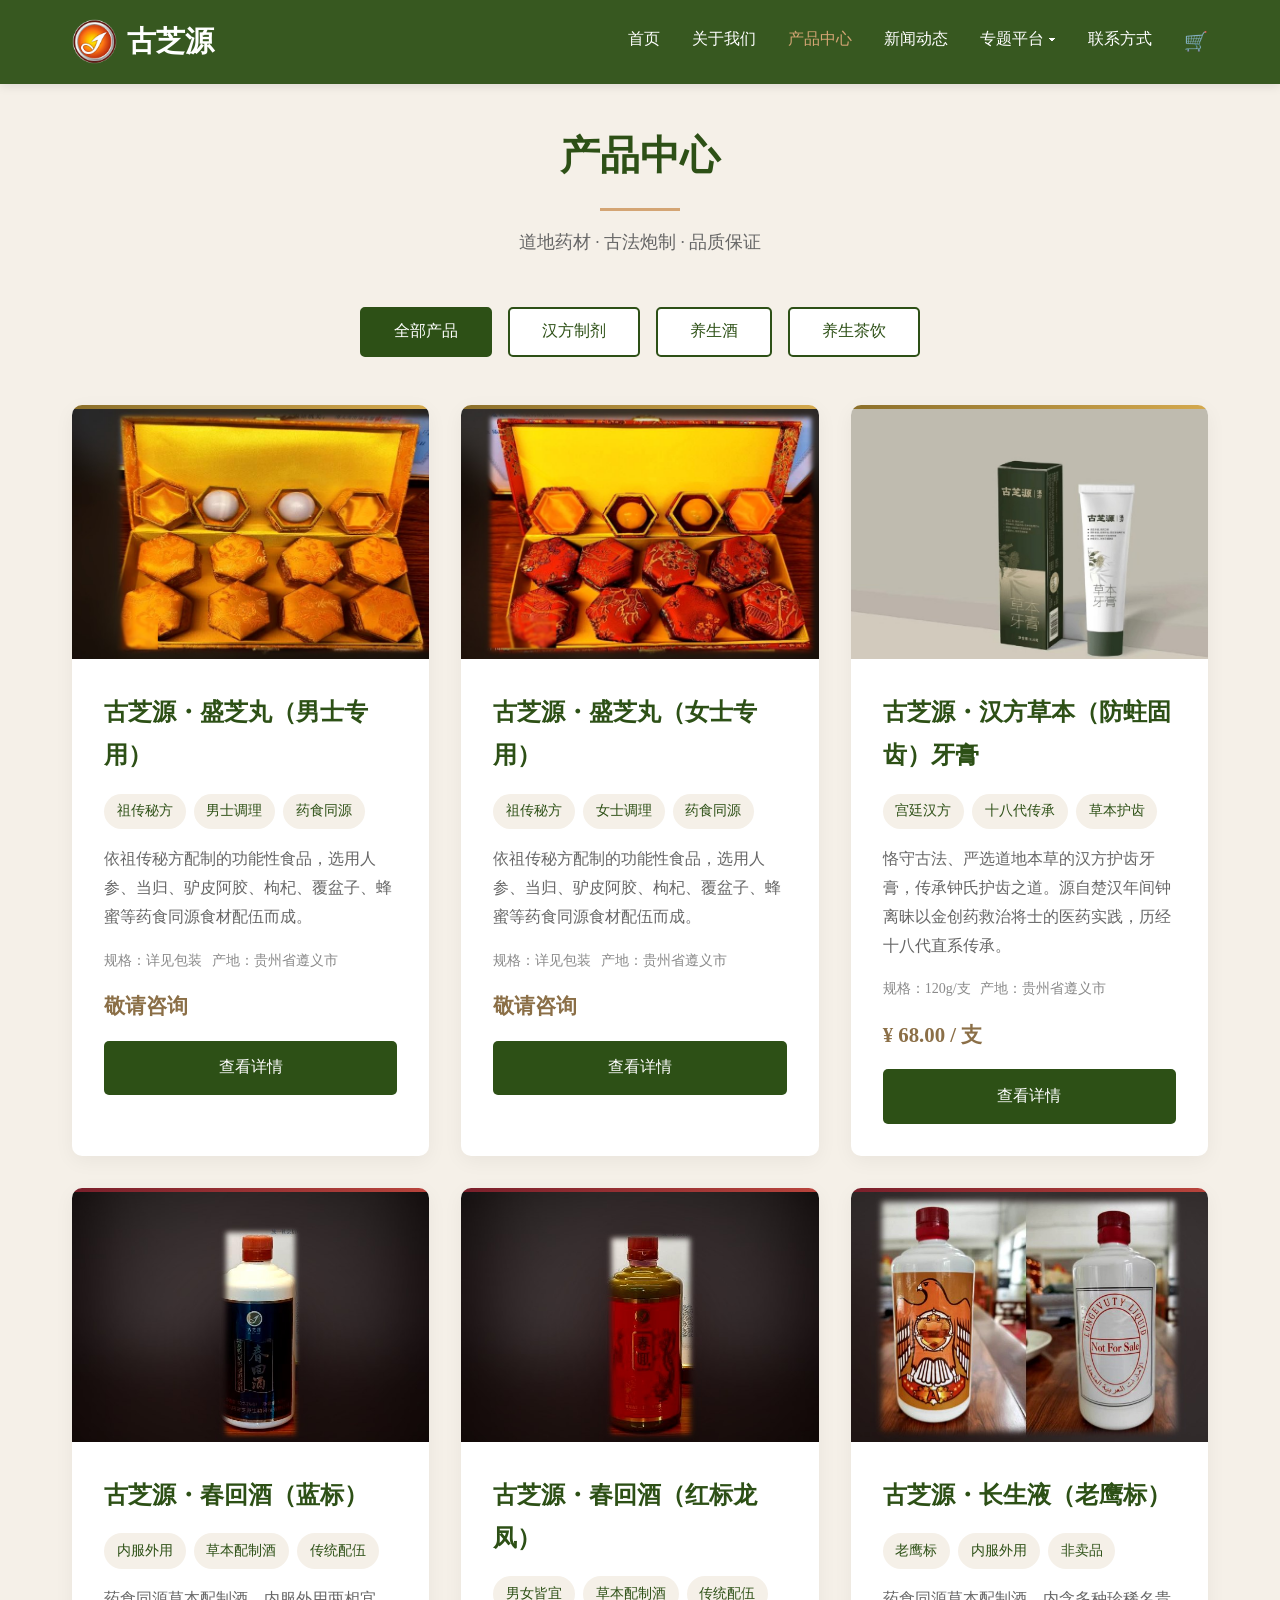
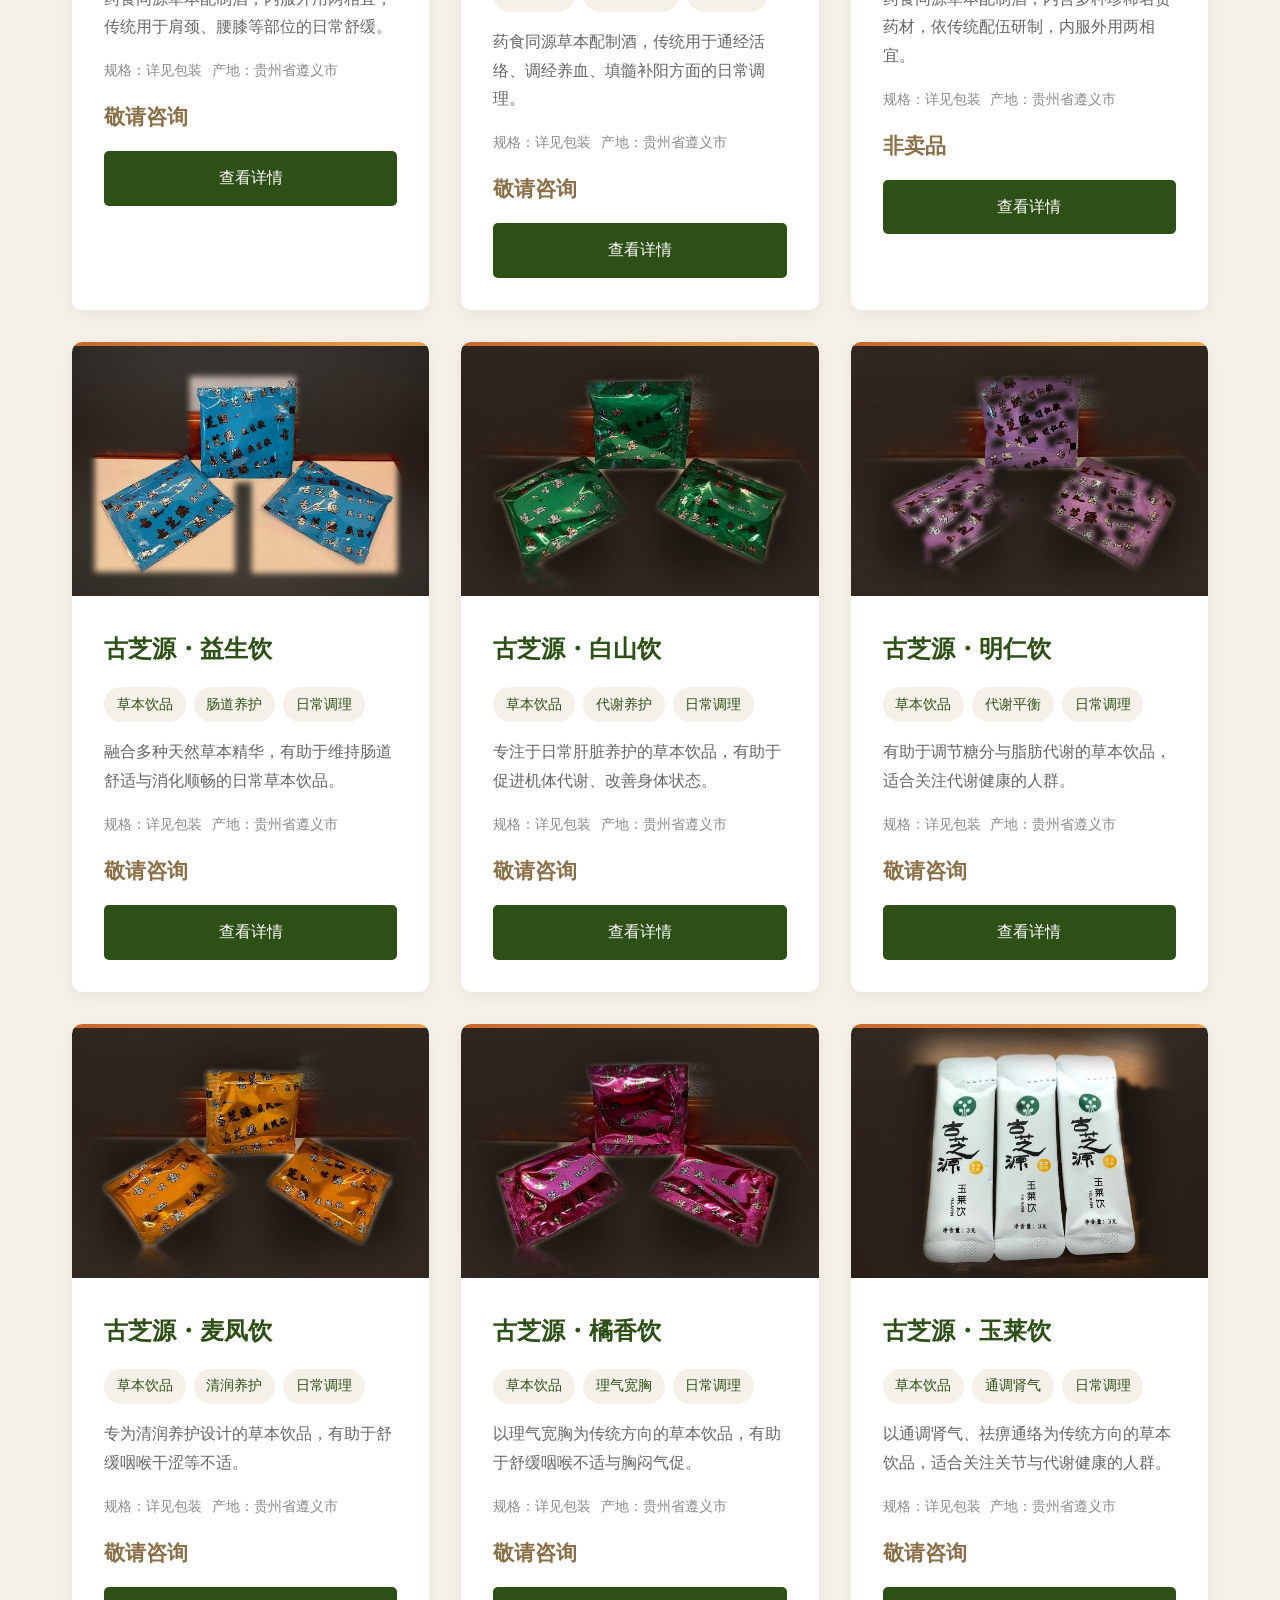
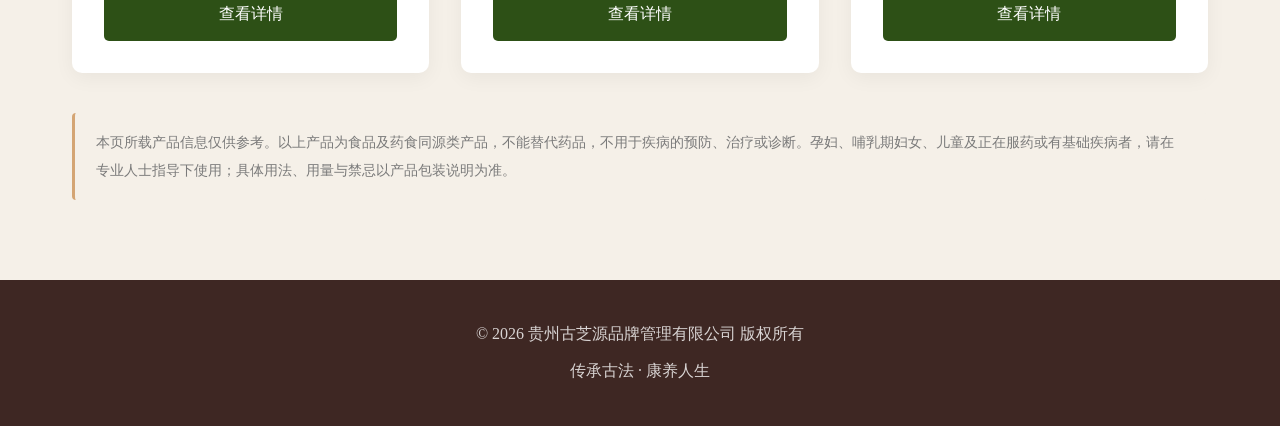
<file: products.html>
<!DOCTYPE html>
<html lang="zh-CN">
<head>
    <meta charset="UTF-8">
    <meta name="viewport" content="width=device-width, initial-scale=1.0">
        <!-- Favicon 多端套件 -->
    <link rel="icon" type="image/x-icon" href="favicon.ico?v=20260923">
    <link rel="icon" type="image/png" sizes="32x32" href="images/favicon-32.png?v=20260923">
    <link rel="icon" type="image/png" sizes="16x16" href="images/favicon-16.png?v=20260923">
    <link rel="apple-touch-icon" sizes="180x180" href="images/apple-touch-icon.png?v=20260923">
    <link rel="manifest" href="site.webmanifest">
    <meta name="theme-color" content="#F39423">
    <meta name="msapplication-TileColor" content="#F39423">
    <meta name="apple-mobile-web-app-capable" content="yes">
    <meta name="apple-mobile-web-app-status-bar-style" content="black-translucent">
    <meta name="apple-mobile-web-app-title" content="古芝源">
    <meta name="format-detection" content="telephone=no">
    <title>产品中心 - 贵州古芝源品牌管理有限公司</title>
    <meta name="robots" content="index, follow, max-image-preview:large, max-snippet:-1">
    <meta name="description" content="古芝源汉方草本牙膏、汉方茶饮、道地中药材、健康礼品——甄选贵州深山道地药材，古法炮制与现代工艺结合，为您提供日常养生解决方案。">
    <meta name="keywords" content="古芝源,贵州古芝源,汉方草本牙膏,道地中药材,中医药品牌,贵州遵义,钟氏汉方,汉方制剂,养生茶饮,健康礼品">
    <link rel="canonical" href="https://www.gzguzhiyuan.com/products.html">
    <meta property="og:type" content="website">
    <meta property="og:title" content="产品中心 - 贵州古芝源品牌管理有限公司">
    <meta property="og:description" content="古芝源汉方草本牙膏、汉方茶饮、道地中药材、健康礼品——甄选贵州深山道地药材，古法炮制与现代工艺结合，为您提供日常养生解决方案。">
    <meta property="og:url" content="https://www.gzguzhiyuan.com/products.html">
    <meta property="og:image" content="https://www.gzguzhiyuan.com/images/og-image.jpg?v=20260923">
    <meta property="og:image:width" content="1200">
    <meta property="og:image:height" content="630">
    <meta property="og:image:alt" content="贵州古芝源品牌管理有限公司 - 传承古法·芝养人生">
    <meta property="og:site_name" content="贵州古芝源">
    <meta property="og:locale" content="zh_CN">
    <meta name="twitter:card" content="summary_large_image">
    <meta name="twitter:title" content="产品中心 - 贵州古芝源品牌管理有限公司">
    <meta name="twitter:description" content="古芝源汉方草本牙膏、汉方茶饮、道地中药材、健康礼品——甄选贵州深山道地药材，古法炮制与现代工艺结合，为您提供日常养生解决方案。">
    <meta name="twitter:image" content="https://www.gzguzhiyuan.com/images/og-image.jpg?v=20260923">

<link rel="stylesheet" href="styles.css">
    <style>
        .products-page {
            padding: 120px 2rem 5rem;
            max-width: 1200px;
            margin: 0 auto;
        }
        .products-grid {
            display: grid;
            grid-template-columns: repeat(auto-fit, minmax(350px, 1fr));
            gap: 2rem;
            margin-top: 3rem;
        }
        .product-card {
            background: white;
            border-radius: 10px;
            overflow: hidden;
            box-shadow: 0 5px 20px rgba(0,0,0,0.05);
            transition: transform 0.3s, box-shadow 0.3s;
            cursor: pointer;
        }
        .product-card:hover {
            transform: translateY(-5px);
            box-shadow: 0 10px 30px rgba(45, 80, 22, 0.15);
        }
        .product-image {
            width: 100%;
            height: 250px;
            background: linear-gradient(135deg, var(--primary-green), var(--light-green));
            display: flex;
            align-items: center;
            justify-content: center;
            font-size: 4rem;
            color: white;
            overflow: hidden;
        }
        .product-image img.product-image-img {
            width: 100%;
            height: 100%;
            object-fit: cover;
            display: block;
        }
        /* 分类色带：直观区分产品系列 */
        .product-card .cat-band {
            height: 4px;
            width: 100%;
        }
        .product-meta {
            color: #8a8a8a;
            font-size: 0.88rem;
            margin-bottom: 0.9rem;
            display: flex;
            flex-wrap: wrap;
            gap: 0.6rem;
        }
        .product-meta span { white-space: nowrap; }
        .disclaimer {
            margin-top: 2.5rem;
            font-size: 0.9rem;
            color: #7a7a7a;
            line-height: 1.9;
            padding: 1rem 1.3rem;
            border-left: 3px solid var(--gold, #c9a227);
            background: var(--cream, #faf6ee);
            border-radius: 4px;
        }
        .product-info { padding: 2rem; }
        .product-info h3 {
            color: var(--primary-green);
            font-size: 1.5rem;
            margin-bottom: 1rem;
        }
        .product-info p {
            color: var(--text-light);
            line-height: 1.8;
            margin-bottom: 1rem;
        }
        .product-tags {
            display: flex;
            flex-wrap: wrap;
            gap: 0.5rem;
            margin-bottom: 1rem;
        }
        .tag {
            background: var(--cream);
            color: var(--primary-green);
            padding: 0.3rem 0.8rem;
            border-radius: 20px;
            font-size: 0.9rem;
        }
        .product-price {
            color: var(--earth-brown);
            font-size: 1.3rem;
            font-weight: bold;
            margin-bottom: 1rem;
        }
        .product-button {
            display: inline-block;
            padding: 0.8rem 2rem;
            background: var(--primary-green);
            color: white;
            text-decoration: none;
            border-radius: 5px;
            transition: background 0.3s;
            width: 100%;
            text-align: center;
        }
        .product-button:hover { background: var(--light-green); }
        .category-filter {
            display: flex;
            justify-content: center;
            gap: 1rem;
            margin: 3rem 0;
            flex-wrap: wrap;
        }
        .filter-btn {
            padding: 0.8rem 2rem;
            background: white;
            border: 2px solid var(--primary-green);
            color: var(--primary-green);
            border-radius: 5px;
            cursor: pointer;
            transition: all 0.3s;
            font-size: 1rem;
        }
        .filter-btn.active {
            background: var(--primary-green);
            color: white;
        }
        .filter-btn:hover {
            background: var(--primary-green);
            color: white;
        }
    </style>
</head>
<body>
    <!-- 导航栏 -->
    <nav class="navbar">
        <div class="nav-container">
            <a href="index.html" class="logo">
                <img class="logo-img" id="logo-img" src="" alt="" style="display:none;">
                <span class="logo-icon" id="logo-icon">芝</span>
                <span id="logo-text">古芝源</span>
            </a>
            <ul class="nav-links">
                <li><a href="index.html">首页</a></li>
                <li><a href="about.html">关于我们</a></li>
                <li><a href="products.html" style="color: var(--gold);">产品中心</a></li>
                <li><a href="news.html">新闻动态</a></li>
                <li class="dropdown">
                    <a href="special.html" onclick="event.preventDefault();event.stopPropagation();this.parentElement.toggleAttribute('data-open');">专题平台 ▾<span class="arrow">▼</span></a>
                    <ul class="dropdown-menu">
                        <li><a href="zhong-houlu.html">钟氏中医药第十八代传人钟厚禄传记</a></li>
                    </ul>
                </li>
                <li><a href="contact.html">联系方式</a></li>
                <li>
                    <a href="cart.html" class="cart-link">
                        <span class="cart-icon">🛒</span>
                        <span class="cart-badge" id="cart-badge">0</span>
                    </a>
                </li>
            </ul>
        </div>
    </nav>

    <!-- 产品中心页面 -->
    <section class="products-page" id="products-content"></section>

    <!-- 页脚 -->
    <footer class="footer" id="footer"></footer>

    <script src="nav.js"></script>
    <script src="cart.js?v=20260624"></script>
    <script>
    (async function init() {
        try {
            const [prodRes, siteRes] = await Promise.all([
                fetch('content/products.json'),
                fetch('content/site.json')
            ]);
            const products = await prodRes.json();
            const site = await siteRes.json();
            const co = site.company || {};
            const ft = site.footer || {};

            // === Logo ===
            if (co.logoImage) {
                var li = document.getElementById('logo-img');
                if (li) { li.src = co.logoImage; li.style.display = ''; li.onerror = function() { li.style.display = 'none'; var lc2 = document.getElementById('logo-icon'); if (lc2) lc2.style.display = ''; }; }
                var lc = document.getElementById('logo-icon');
                if (lc) lc.style.display = 'none';
            }
            document.getElementById('logo-text').textContent = co.shortName || '古芝源';
            document.title = (products.title || '产品中心') + ' - ' + (co.name || '贵州古芝源品牌管理有限公司');

            var items = products.items || [];

            // === 收集所有分类 ===
            var categories = ['all'];
            var catNames = { all: '全部产品' };
            // 分类中文名
            var CAT_LABEL = { herbs: '道地药材', tea: '养生茶饮', formula: '汉方制剂', gift: '健康礼品', healthcare: '健康产品', wine: '养生酒' };
            // 分类主题色（用于图片区渐变与顶部色带）
            var CAT_COLOR = {
                herbs:   ['#2d5016', '#6b9b3a'],
                formula: ['#8b6f2a', '#d4a94e'],
                wine:    ['#7a1f2b', '#b8443c'],
                tea:     ['#c9662a', '#e8a04f'],
                gift:    ['#8e2f3d', '#c96a4e']
            };
            var CAT_DEFAULT = ['#2d5016', '#6b9b3a'];
            items.forEach(function(p) {
                if (p.category && !catNames[p.category]) {
                    catNames[p.category] = CAT_LABEL[p.category] || p.category;
                    categories.push(p.category);
                }
            });

            // === 渲染函数 ===
            function renderPage(activeCat) {
                var html = '<h2 class="section-title fade-in">' + (products.title || '产品中心') + '</h2>';
                html += '<p class="section-subtitle fade-in">' + (products.subtitle || '道地药材 · 古法炮制 · 品质保证') + '</p>';

                // 分类筛选按钮
                html += '<div class="category-filter fade-in">';
                categories.forEach(function(cat) {
                    html += '<button class="filter-btn' + (cat === activeCat ? ' active' : '') +
                        '" data-category="' + cat + '" onclick="window.productFilter(\'' + cat + '\')">' + (catNames[cat] || cat) + '</button>';
                });
                html += '</div>';

                // 产品网格
                html += '<div class="products-grid" id="products-grid">';
                items.forEach(function(p) {
                    var display = (activeCat === 'all' || p.category === activeCat) ? '' : 'display:none;';
                    var colors = CAT_COLOR[p.category] || CAT_DEFAULT;
                    html += '<div class="product-card fade-in" data-category="' + (p.category || '') + '" style="' + display + '" onclick="location.href=\'product-detail.html?id=' + (p.id || '') + '\'">';
                    html += '<div class="cat-band" style="background:linear-gradient(90deg,' + colors[0] + ',' + colors[1] + ')"></div>';
                    // 有真实产品图则显示图片，否则显示 emoji 图标
                    if (p.image) {
                        html += '<div class="product-image" style="background:#fff">'
                            + '<img class="product-image-img" src="' + p.image + '" alt="' + (p.name || '产品图片') + '" loading="lazy">'
                            + '</div>';
                    } else {
                        html += '<div class="product-image" style="background:linear-gradient(135deg,' + colors[0] + ',' + colors[1] + ')">' + (p.icon || '🌿') + '</div>';
                    }
                    html += '<div class="product-info">';
                    html += '<h3>' + p.name + '</h3>';
                    if (p.tags && p.tags.length > 0) {
                        html += '<div class="product-tags">';
                        p.tags.forEach(function(t) { html += '<span class="tag">' + t + '</span>'; });
                        html += '</div>';
                    }
                    html += '<p>' + (p.description || '') + '</p>';
                    // 规格 / 产地 元信息
                    var metaBits = [];
                    if (p.spec) metaBits.push('规格：' + p.spec);
                    if (p.origin) metaBits.push('产地：' + p.origin);
                    if (metaBits.length > 0) {
                        html += '<div class="product-meta">';
                        metaBits.forEach(function(m) { html += '<span>' + m + '</span>'; });
                        html += '</div>';
                    }
                    // 价格：仅当以 ¥ 开头时才附带单位
                    var priceText = p.price || '';
                    if (priceText.indexOf('¥') === 0 && p.unit) priceText += ' / ' + p.unit;
                    html += '<div class="product-price">' + priceText + '</div>';
                    html += '<span class="product-button">查看详情</span>';
                    html += '</div></div>';
                });
                html += '</div>';

                // 免责声明（食品/食药同源类产品合规提示）
                html += '<p class="disclaimer">'
                    + '本页所载产品信息仅供参考。以上产品为食品及药食同源类产品，不能替代药品，不用于疾病的预防、治疗或诊断。'
                    + '孕妇、哺乳期妇女、儿童及正在服药或有基础疾病者，请在专业人士指导下使用；具体用法、用量与禁忌以产品包装说明为准。'
                    + '</p>';

                document.getElementById('products-content').innerHTML = html;

                // 重新初始化动画
                var fadeIns = document.querySelectorAll('.fade-in');
                var observer = new IntersectionObserver(function(entries) {
                    entries.forEach(function(e) { if (e.isIntersecting) e.target.classList.add('visible'); });
                }, { threshold: 0.1 });
                fadeIns.forEach(function(el) { observer.observe(el); });
            }

            // === 筛选切换 ===
            window.productFilter = function(cat) {
                var btns = document.querySelectorAll('.filter-btn');
                btns.forEach(function(b) { b.classList.remove('active'); });
                var activeBtn = document.querySelector('.filter-btn[data-category="' + cat + '"]');
                if (activeBtn) activeBtn.classList.add('active');

                var cards = document.querySelectorAll('.product-card');
                cards.forEach(function(card) {
                    if (cat === 'all' || card.getAttribute('data-category') === cat) {
                        card.style.display = 'block';
                    } else {
                        card.style.display = 'none';
                    }
                });
            };

            renderPage('all');

            // === 页脚 ===
            document.getElementById('footer').innerHTML =
                '<p>' + (ft.copyright || '© 2026 贵州古芝源品牌管理有限公司 版权所有') + '</p>' +
                '<p>' + (ft.slogan || '传承古法 · 芝养人生') + '</p>';

        } catch (e) {
            console.error('Failed to load products page:', e);
        }
        updateCartBadge();
    })();
    </script>
</body>
</html>
</file>
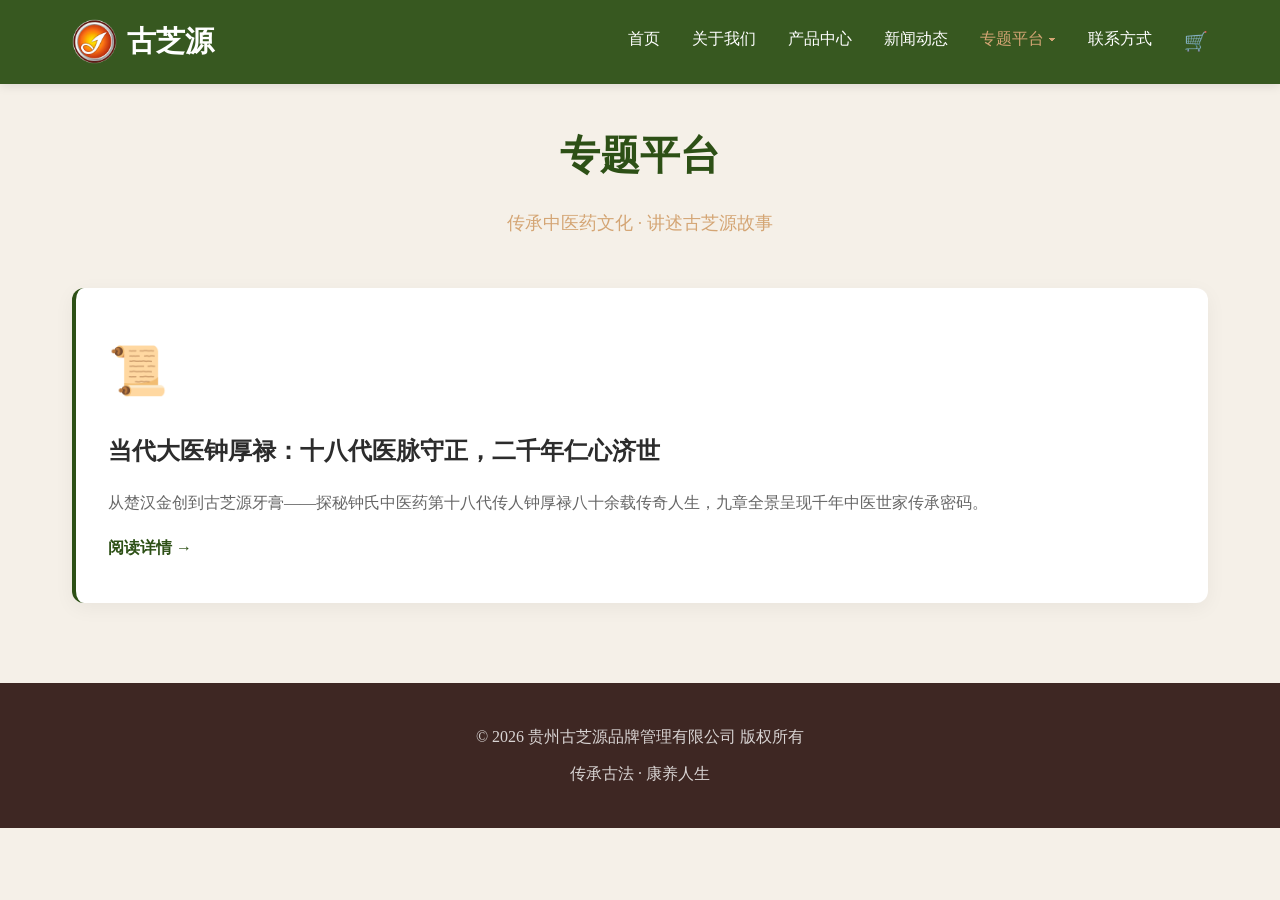
<file: special.html>
<!DOCTYPE html>
<html lang="zh-CN">
<head>
    <meta charset="UTF-8">
    <meta name="viewport" content="width=device-width, initial-scale=1.0">
        <!-- Favicon 多端套件 -->
    <link rel="icon" type="image/x-icon" href="favicon.ico?v=20260923">
    <link rel="icon" type="image/png" sizes="32x32" href="images/favicon-32.png?v=20260923">
    <link rel="icon" type="image/png" sizes="16x16" href="images/favicon-16.png?v=20260923">
    <link rel="apple-touch-icon" sizes="180x180" href="images/apple-touch-icon.png?v=20260923">
    <link rel="manifest" href="site.webmanifest">
    <meta name="theme-color" content="#F39423">
    <meta name="msapplication-TileColor" content="#F39423">
    <meta name="apple-mobile-web-app-capable" content="yes">
    <meta name="apple-mobile-web-app-status-bar-style" content="black-translucent">
    <meta name="apple-mobile-web-app-title" content="古芝源">
    <meta name="format-detection" content="telephone=no">
    <title>专题平台 - 贵州古芝源品牌管理有限公司</title>
    <meta name="robots" content="index, follow, max-image-preview:large, max-snippet:-1">
    <meta name="description" content="古芝源专题平台——品牌专题、产品故事、会员服务与限时活动。">
    <link rel="canonical" href="https://www.gzguzhiyuan.com/special.html">
    <meta property="og:type" content="website">
    <meta property="og:title" content="专题平台 - 贵州古芝源品牌管理有限公司">
    <meta property="og:description" content="古芝源专题平台——品牌专题、产品故事、会员服务与限时活动。">
    <meta property="og:url" content="https://www.gzguzhiyuan.com/special.html">
    <meta property="og:image" content="https://www.gzguzhiyuan.com/images/og-image.jpg?v=20260923">
    <meta property="og:image:width" content="1200">
    <meta property="og:image:height" content="630">
    <meta property="og:image:alt" content="贵州古芝源品牌管理有限公司 - 传承古法·芝养人生">
    <meta property="og:site_name" content="贵州古芝源">
    <meta property="og:locale" content="zh_CN">
    <meta name="twitter:card" content="summary_large_image">
    <meta name="twitter:title" content="专题平台 - 贵州古芝源品牌管理有限公司">
    <meta name="twitter:description" content="古芝源专题平台——品牌专题、产品故事、会员服务与限时活动。">
    <meta name="twitter:image" content="https://www.gzguzhiyuan.com/images/og-image.jpg?v=20260923">

<link rel="stylesheet" href="styles.css">
    <style>
        .special-page {
            padding: 120px 2rem 5rem;
            max-width: 1200px;
            margin: 0 auto;
        }
        .special-page h2 {
            text-align: center;
            font-size: 2.5rem;
            color: var(--primary-green);
            margin-bottom: 1rem;
        }
        .special-page .subtitle {
            text-align: center;
            color: var(--gold);
            font-size: 1.1rem;
            margin-bottom: 3rem;
        }
        .special-grid {
            display: grid;
            grid-template-columns: repeat(auto-fit, minmax(350px, 1fr));
            gap: 2rem;
        }
        .special-card {
            background: white;
            border-radius: 12px;
            padding: 2.5rem 2rem;
            box-shadow: 0 5px 20px rgba(0,0,0,0.05);
            border-left: 4px solid var(--primary-green);
            transition: transform 0.3s, box-shadow 0.3s;
            cursor: pointer;
        }
        .special-card:hover {
            transform: translateY(-5px);
            box-shadow: 0 10px 30px rgba(45,80,22,0.15);
        }
        .special-card .icon {
            font-size: 3rem;
            margin-bottom: 1rem;
        }
        .special-card h3 {
            font-size: 1.5rem;
            color: var(--dark-green);
            margin-bottom: 1rem;
        }
        .special-card p {
            color: var(--text-light);
            line-height: 1.8;
        }
        .special-card .link {
            display: inline-block;
            margin-top: 1rem;
            color: var(--primary-green);
            text-decoration: none;
            font-weight: 600;
            transition: color 0.3s;
        }
        .special-card .link:hover {
            color: var(--gold);
        }
    </style>
</head>
<body>
    <!-- 导航栏 -->
    <nav class="navbar">
        <div class="nav-container">
            <a href="index.html" class="logo">
                <img class="logo-img" id="logo-img" src="" alt="" style="display:none;">
                <span class="logo-icon" id="logo-icon">芝</span>
                <span id="logo-text">古芝源</span>
            </a>
            <ul class="nav-links">
                <li><a href="index.html">首页</a></li>
                <li><a href="about.html">关于我们</a></li>
                <li><a href="products.html">产品中心</a></li>
                <li><a href="news.html">新闻动态</a></li>
                <li class="dropdown">
                    <a href="special.html" style="color: var(--gold);" onclick="event.preventDefault();event.stopPropagation();this.parentElement.toggleAttribute('data-open');">专题平台 ▾<span class="arrow">▼</span></a>
                    <ul class="dropdown-menu">
                        <li><a href="zhong-houlu.html" class="active-link">钟氏中医药第十八代传人钟厚禄传记</a></li>
                    </ul>
                </li>
                <li><a href="contact.html">联系方式</a></li>
                <li>
                    <a href="cart.html" class="cart-link">
                        <span class="cart-icon">🛒</span>
                        <span class="cart-badge" id="cart-badge">0</span>
                    </a>
                </li>
            </ul>
        </div>
    </nav>

    <!-- 专题平台页面 -->
    <section class="special-page">
        <h2>专题平台</h2>
        <p class="subtitle">传承中医药文化 · 讲述古芝源故事</p>
        
        <div class="special-grid" id="special-grid">
            <!-- JS 动态生成 -->
        </div>
    </section>

    <!-- 页脚 -->
    <footer class="footer" id="footer"></footer>

    <script>
    // ======== 数据加载 ========
    async function loadSiteData() {
        try {
            const res = await fetch('content/site.json?t=' + Date.now());
            const site = await res.json();
            // 动态设置 logo
            const co = site.company || {};
            const img = document.getElementById('logo-img');
            const icon = document.getElementById('logo-icon');
            const text = document.getElementById('logo-text');
            text.textContent = co.shortName || co.name || '古芝源';
            if (co.logoImage) {
                img.src = co.logoImage;
                img.style.display = '';
                icon.style.display = 'none';
                img.onerror = function() {
                    img.style.display = 'none';
                    icon.style.display = '';
                };
            }
            // 渲染页脚
            renderFooter(site);
        } catch(e) { console.error('site.json load error:', e); }
    }

    function renderFooter(site) {
        const footer = document.getElementById('footer');
        if (!site.footer) return;
        const f = site.footer;
        const companyName = (site.company && site.company.name) || '贵州古芝源品牌管理有限公司';
        footer.innerHTML = `
            <p>© ${new Date().getFullYear()} ${companyName} 版权所有</p>
            <p>${f.slogan || '传承古法 · 芝养人生'}</p>
        `;
    }

    // ======== 专题数据 ========
    async function loadSpecialData() {
        // 目前硬编码，后续可从 content/special.json 读取
        const items = [
            {
                icon: '📜',
                title: '当代大医钟厚禄：十八代医脉守正，二千年仁心济世',
                description: '从楚汉金创到古芝源牙膏——探秘钟氏中医药第十八代传人钟厚禄八十余载传奇人生，九章全景呈现千年中医世家传承密码。',
                link: 'zhong-houlu.html'
            }
        ];
        
        const grid = document.getElementById('special-grid');
        grid.innerHTML = items.map(item => `
            <div class="special-card" onclick="location.href='${item.link}'">
                <div class="icon">${item.icon || ''}</div>
                <h3>${item.title || ''}</h3>
                <p>${item.description || ''}</p>
                <span class="link">阅读详情 →</span>
            </div>
        `).join('');
    }

    // ======== 初始化 ========
    (async function init() {
        await loadSiteData();
        await loadSpecialData();
    })();
    </script>
    <script src="nav.js"></script>
</body>
</html>
</file>
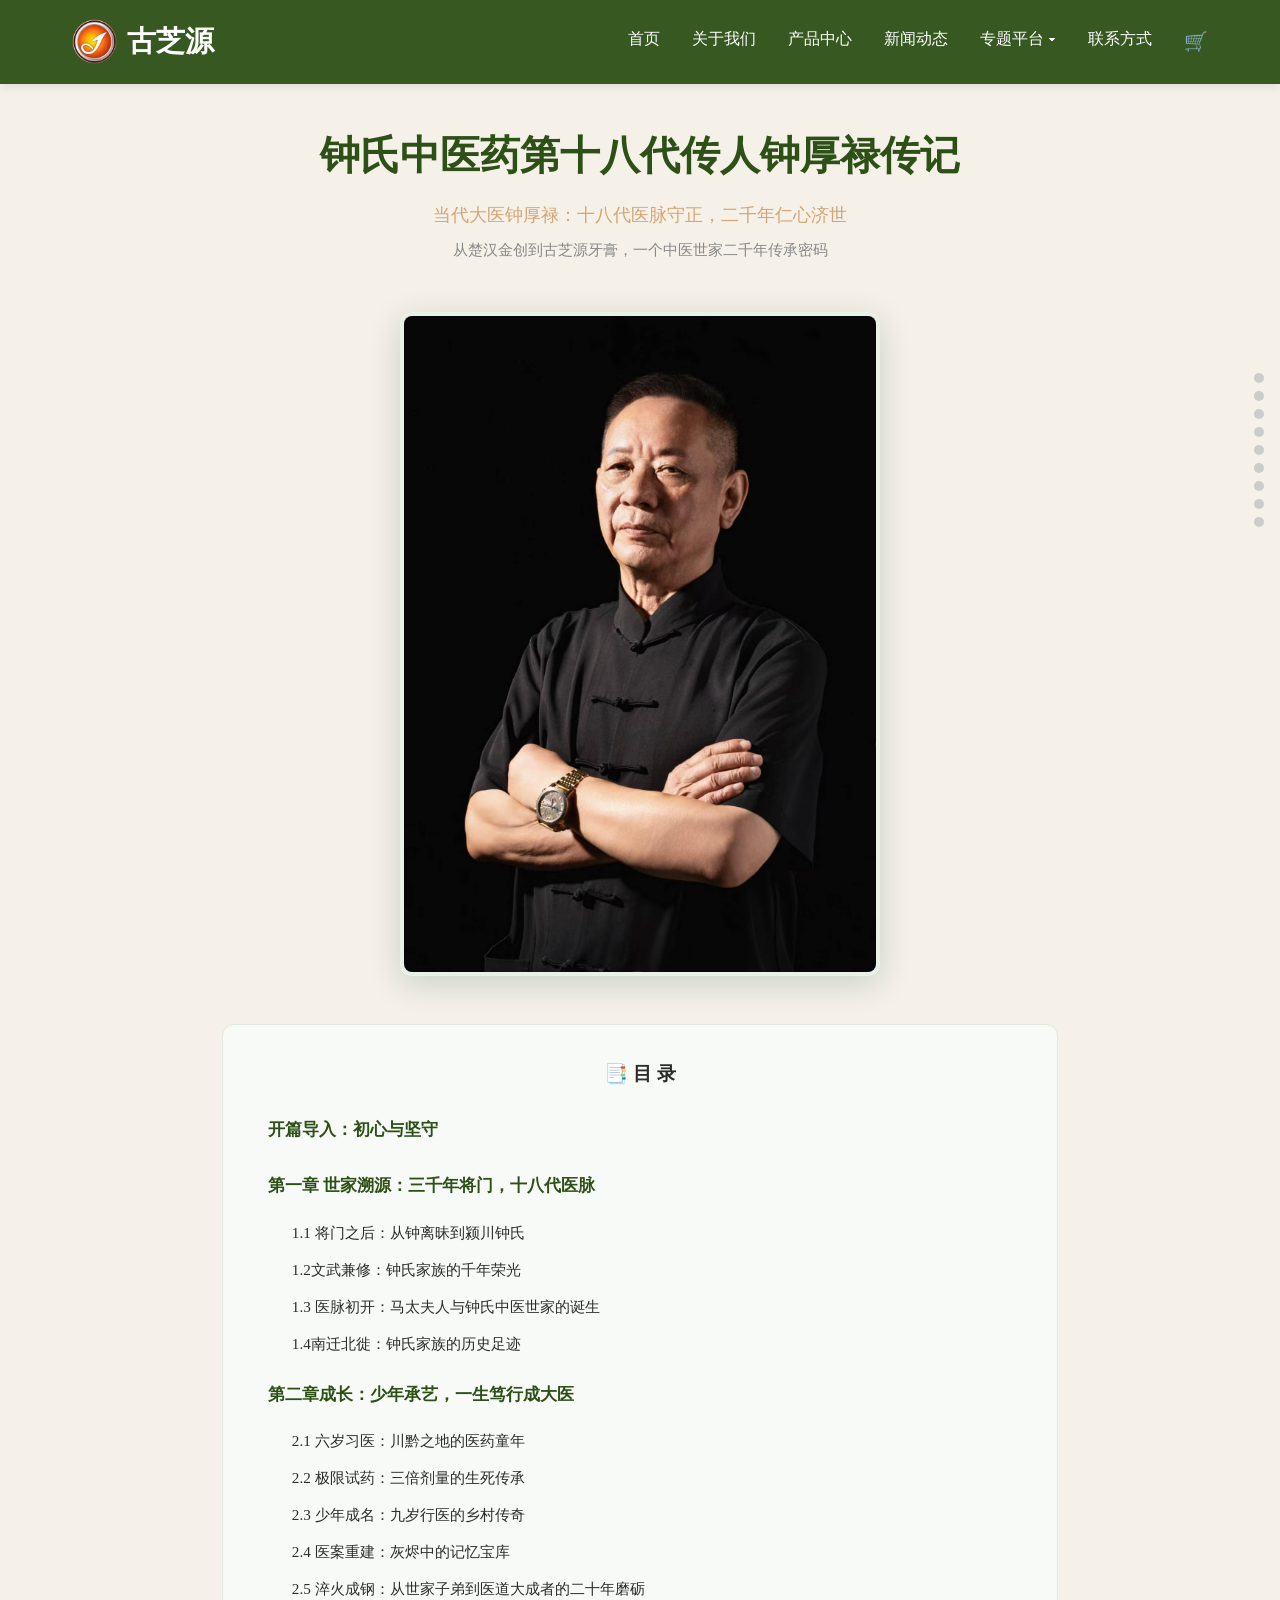
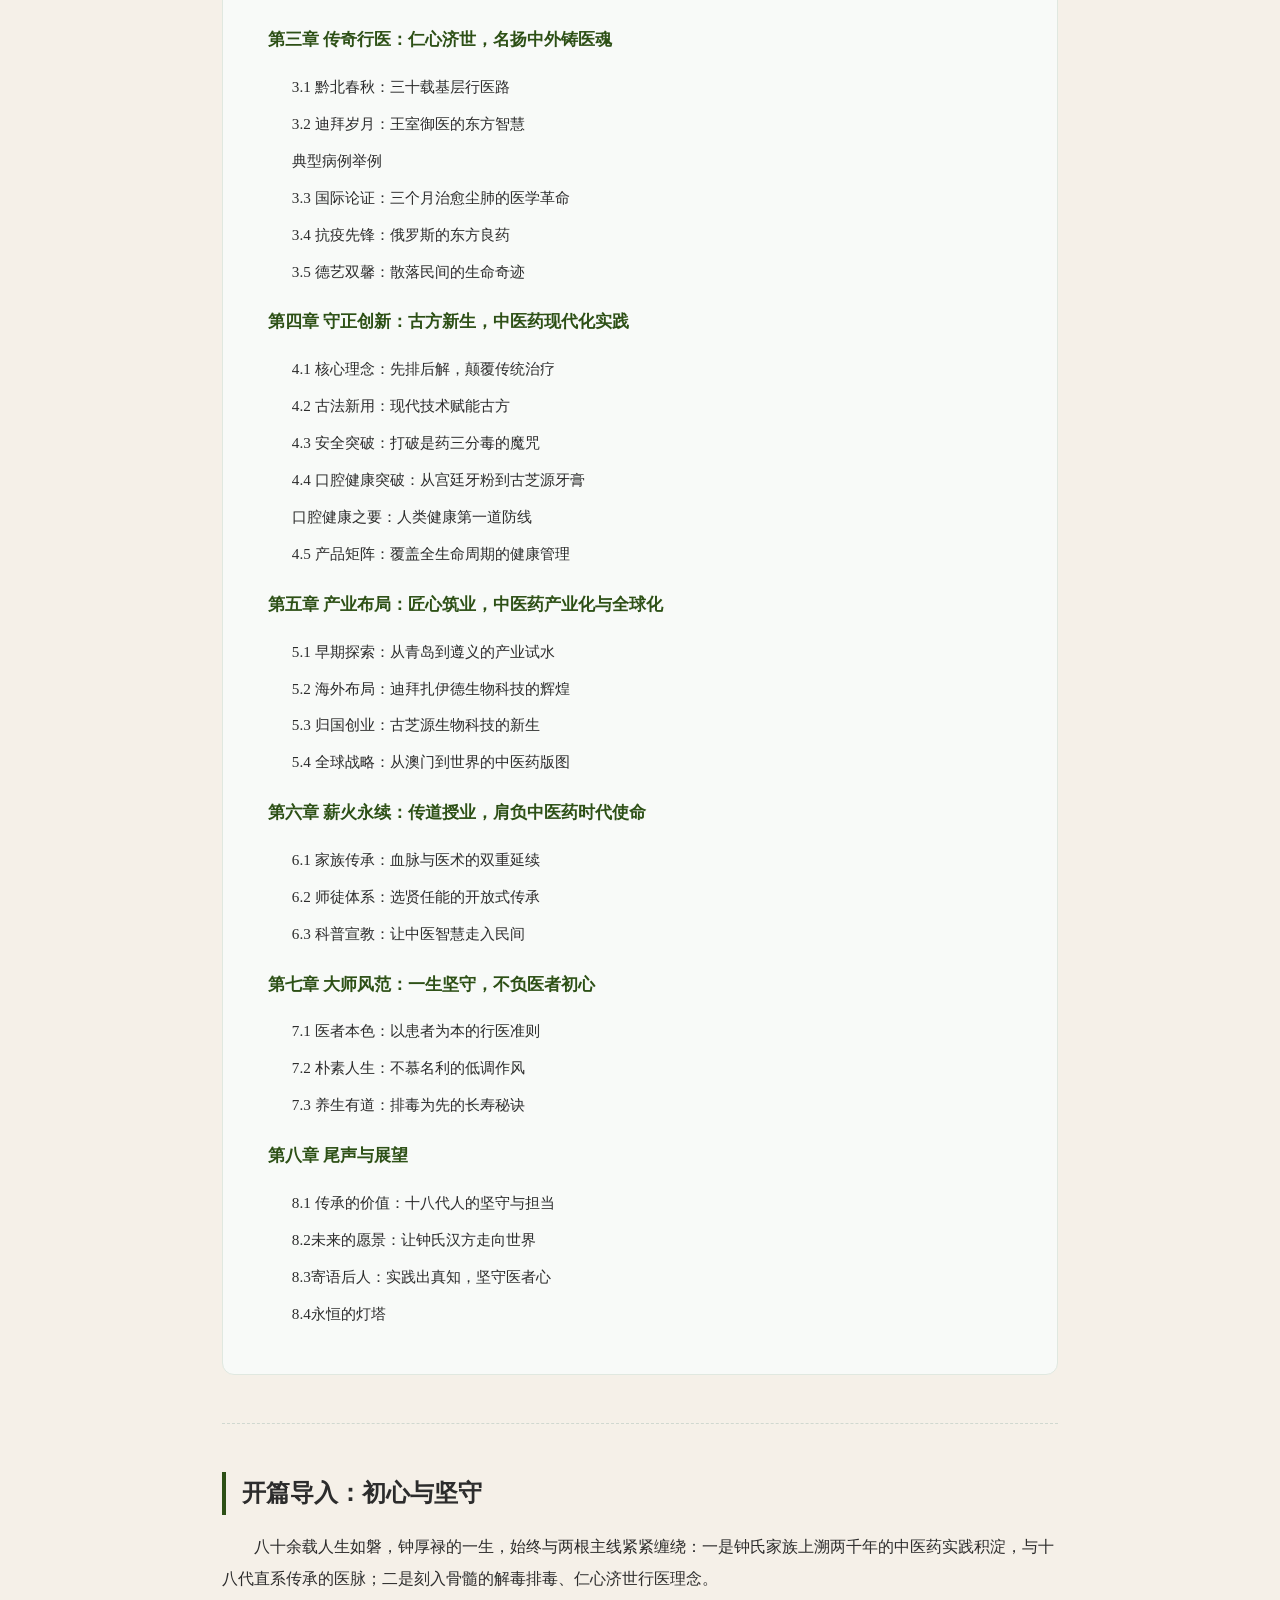
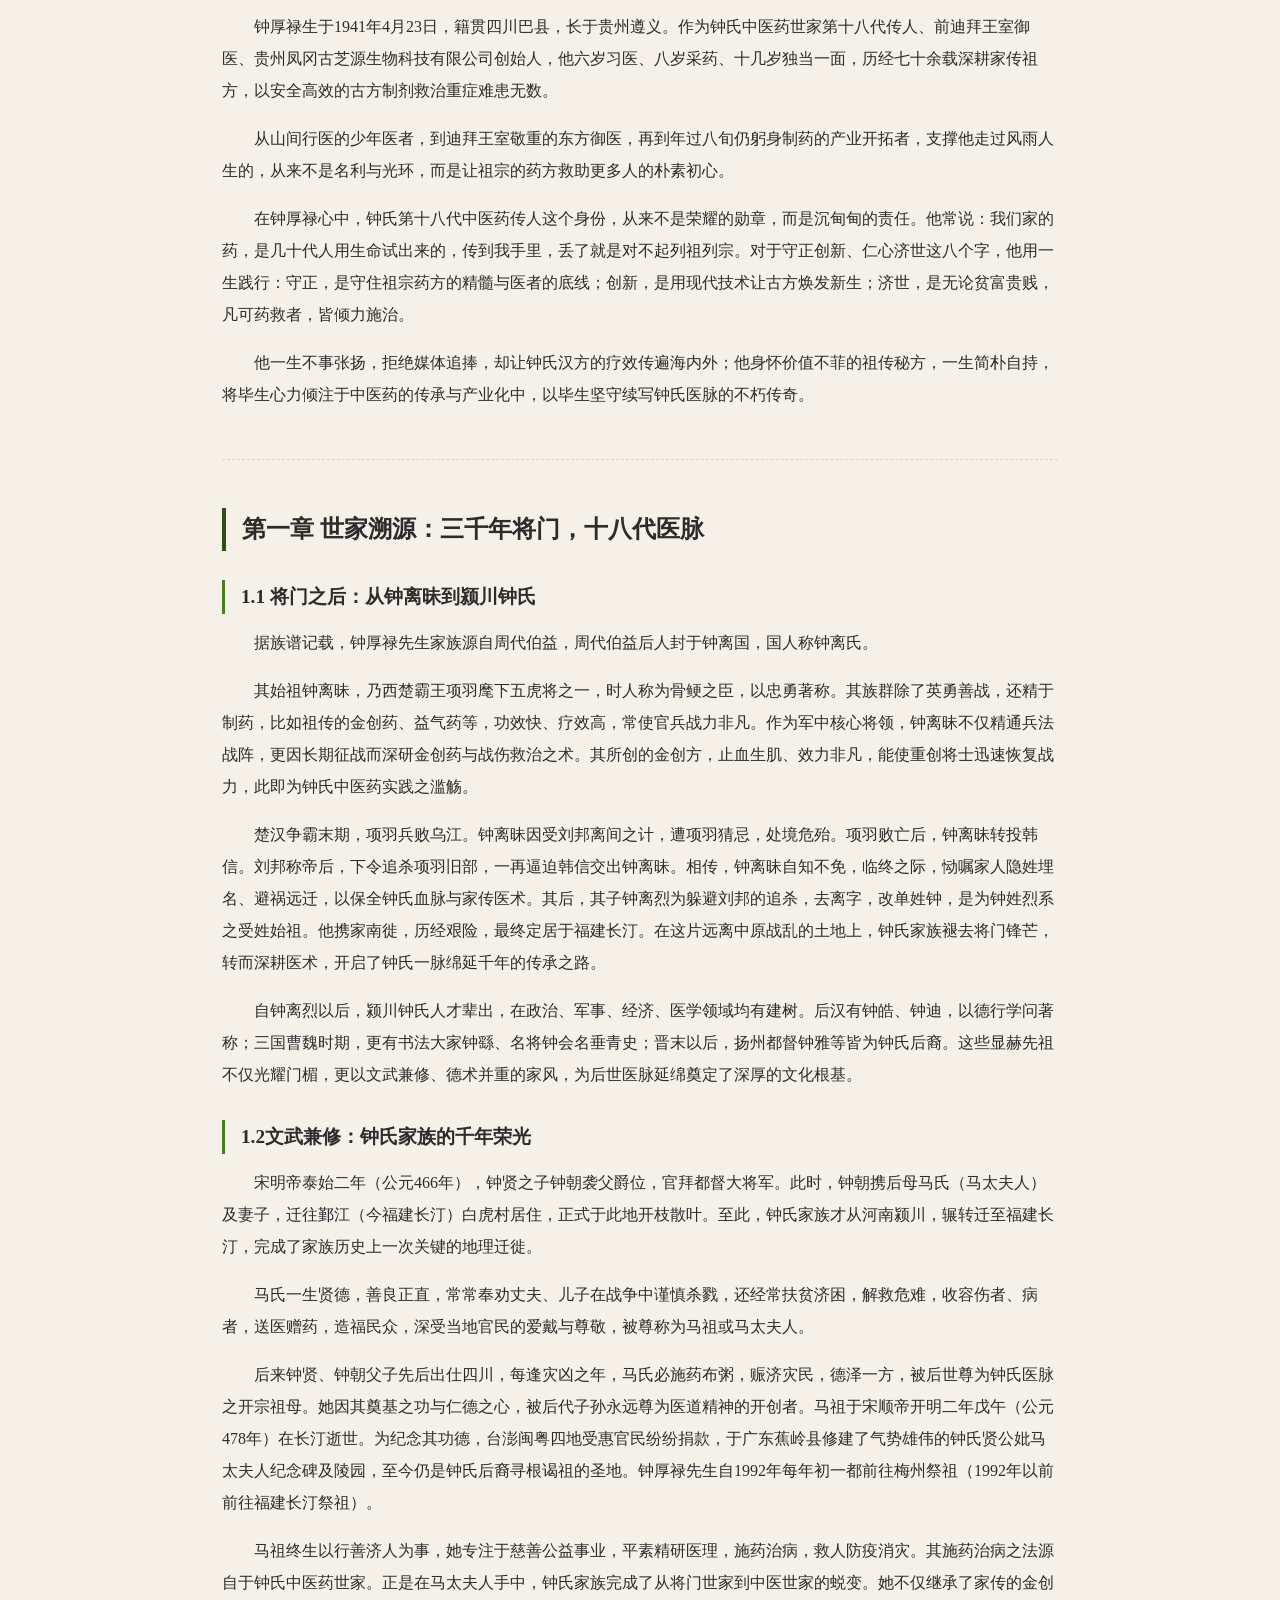
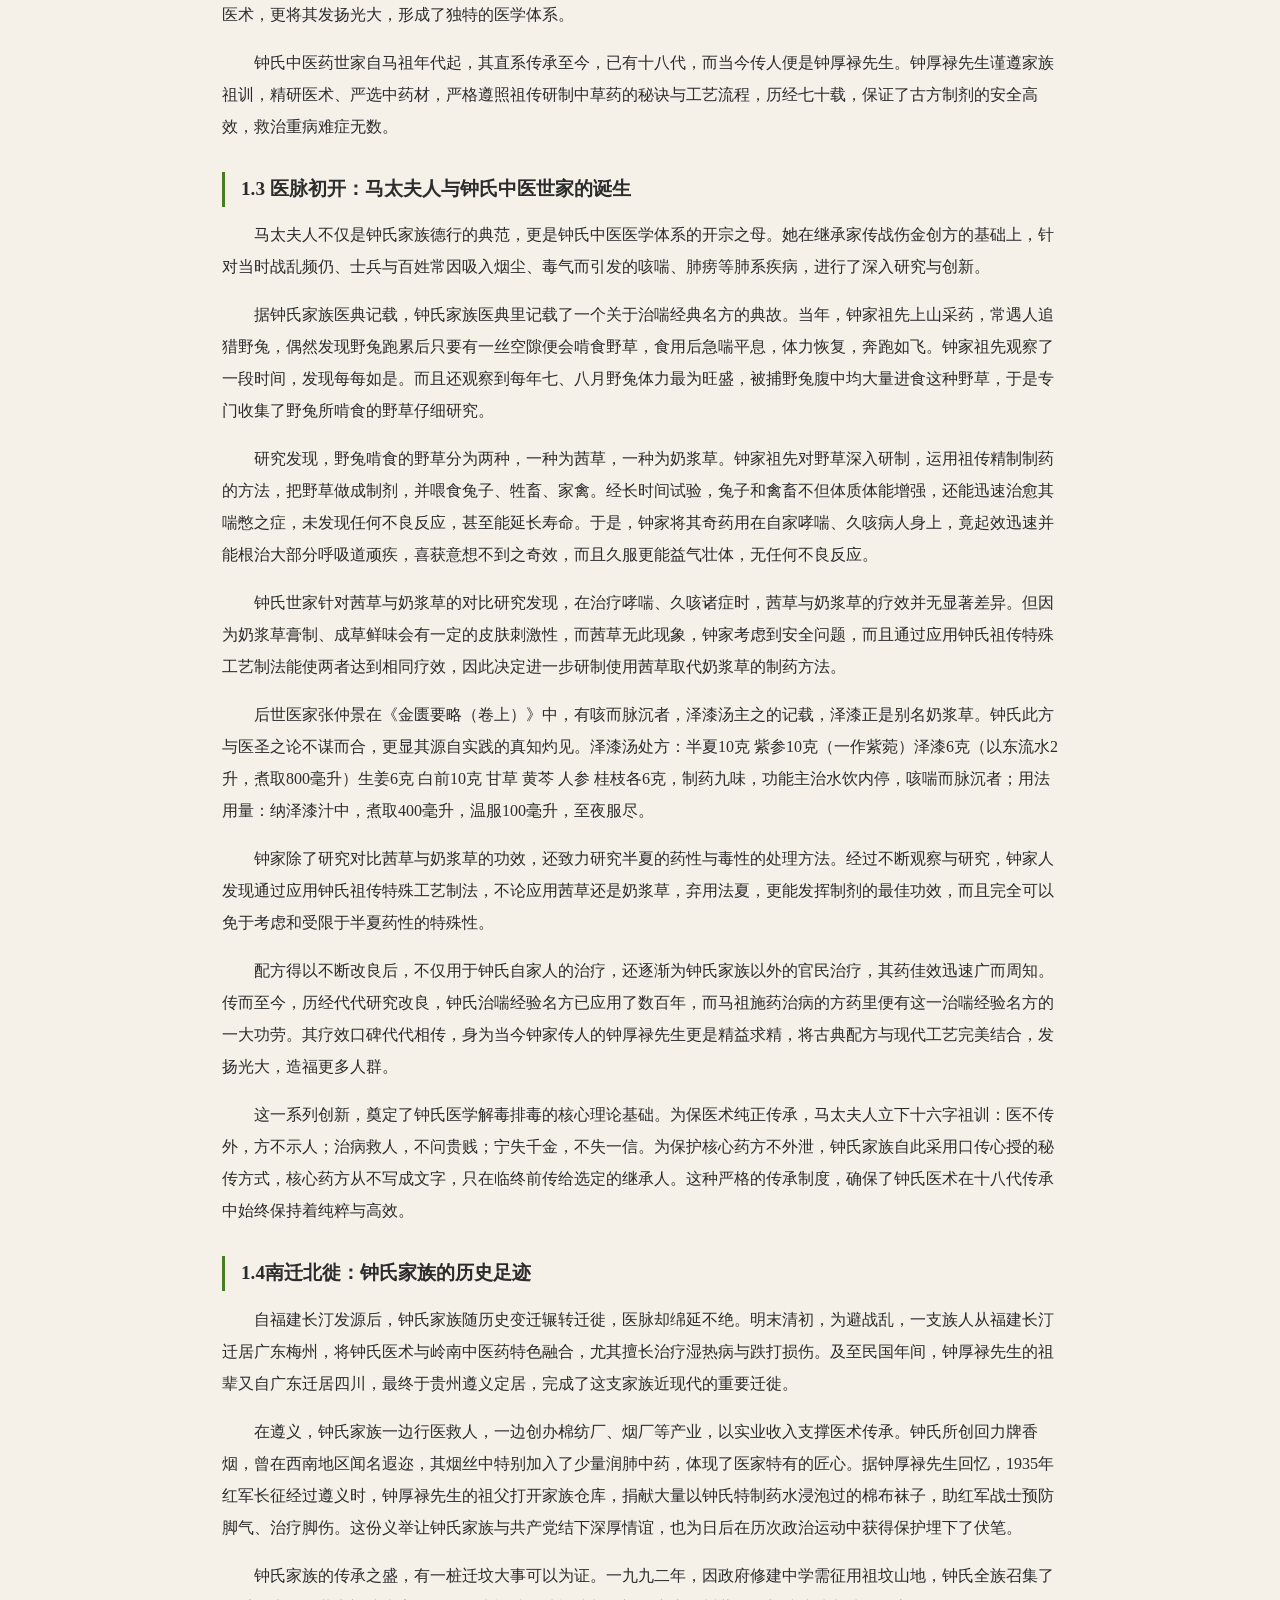
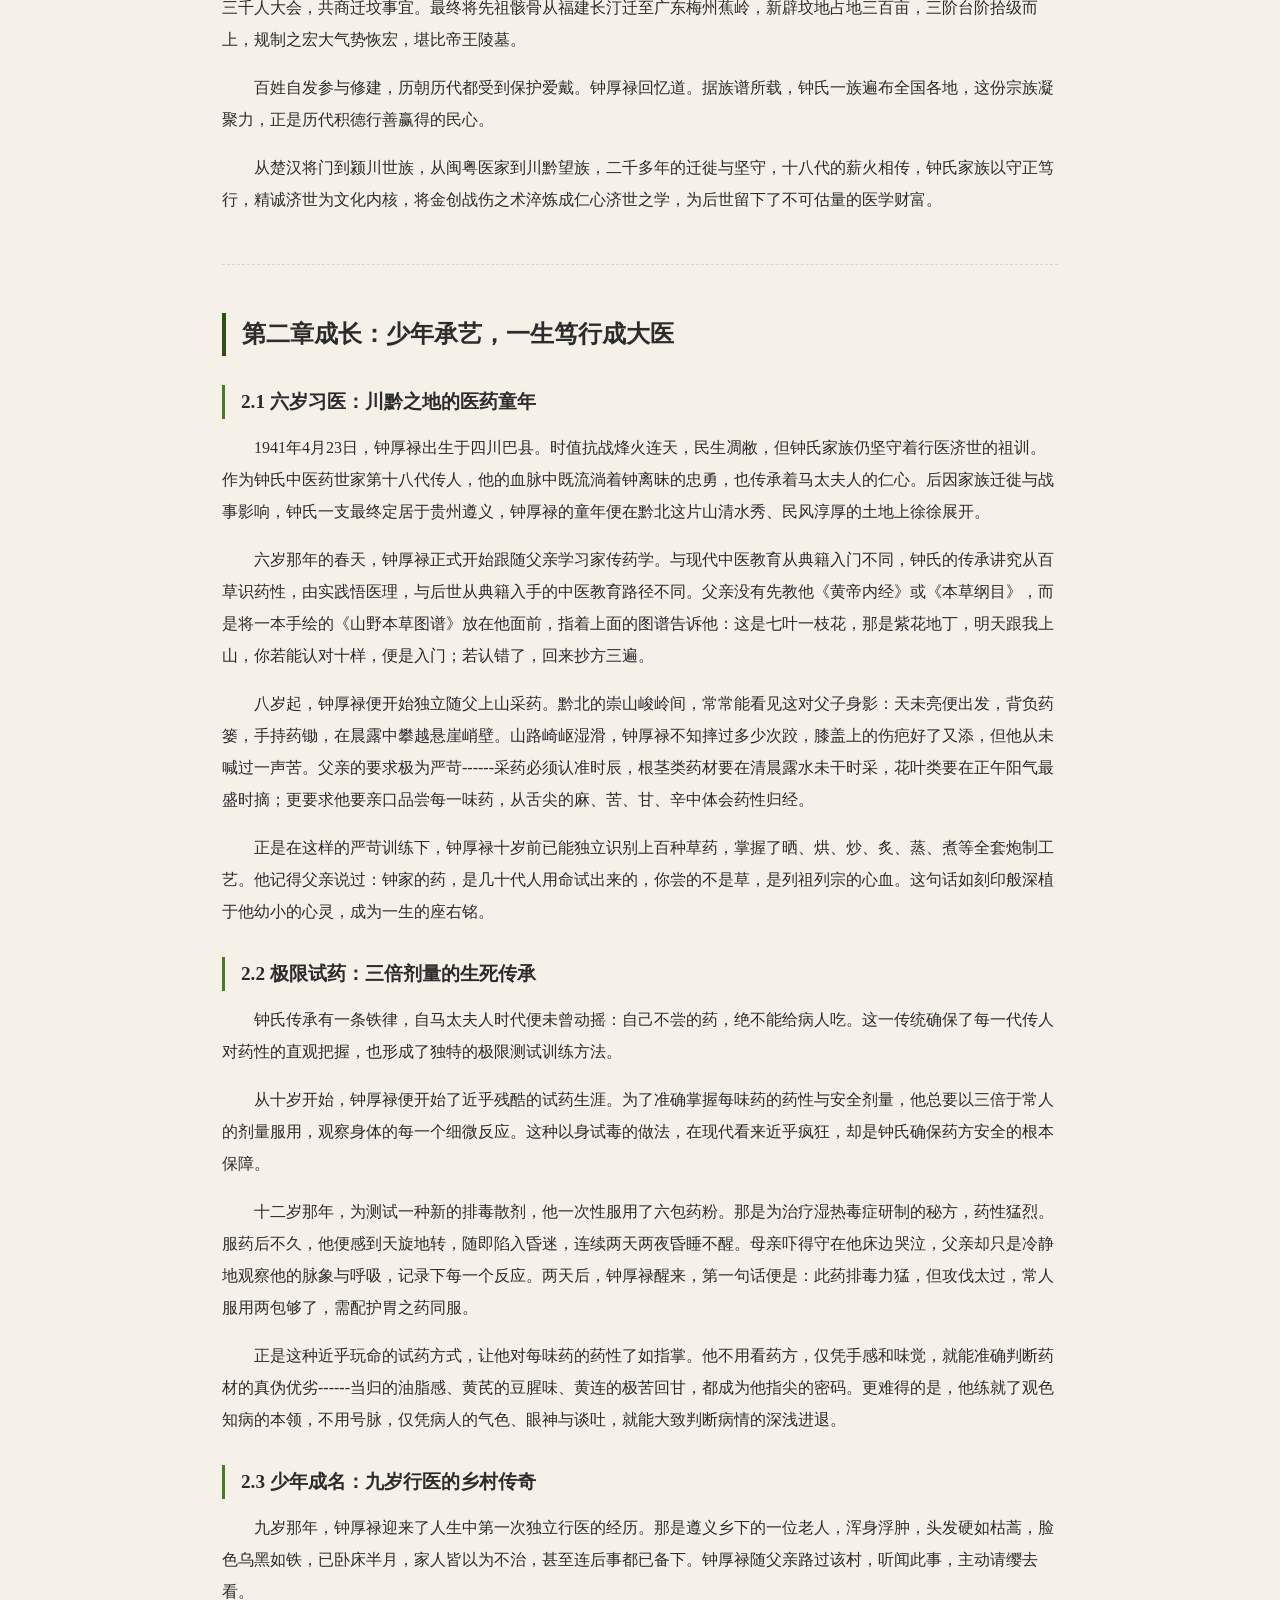
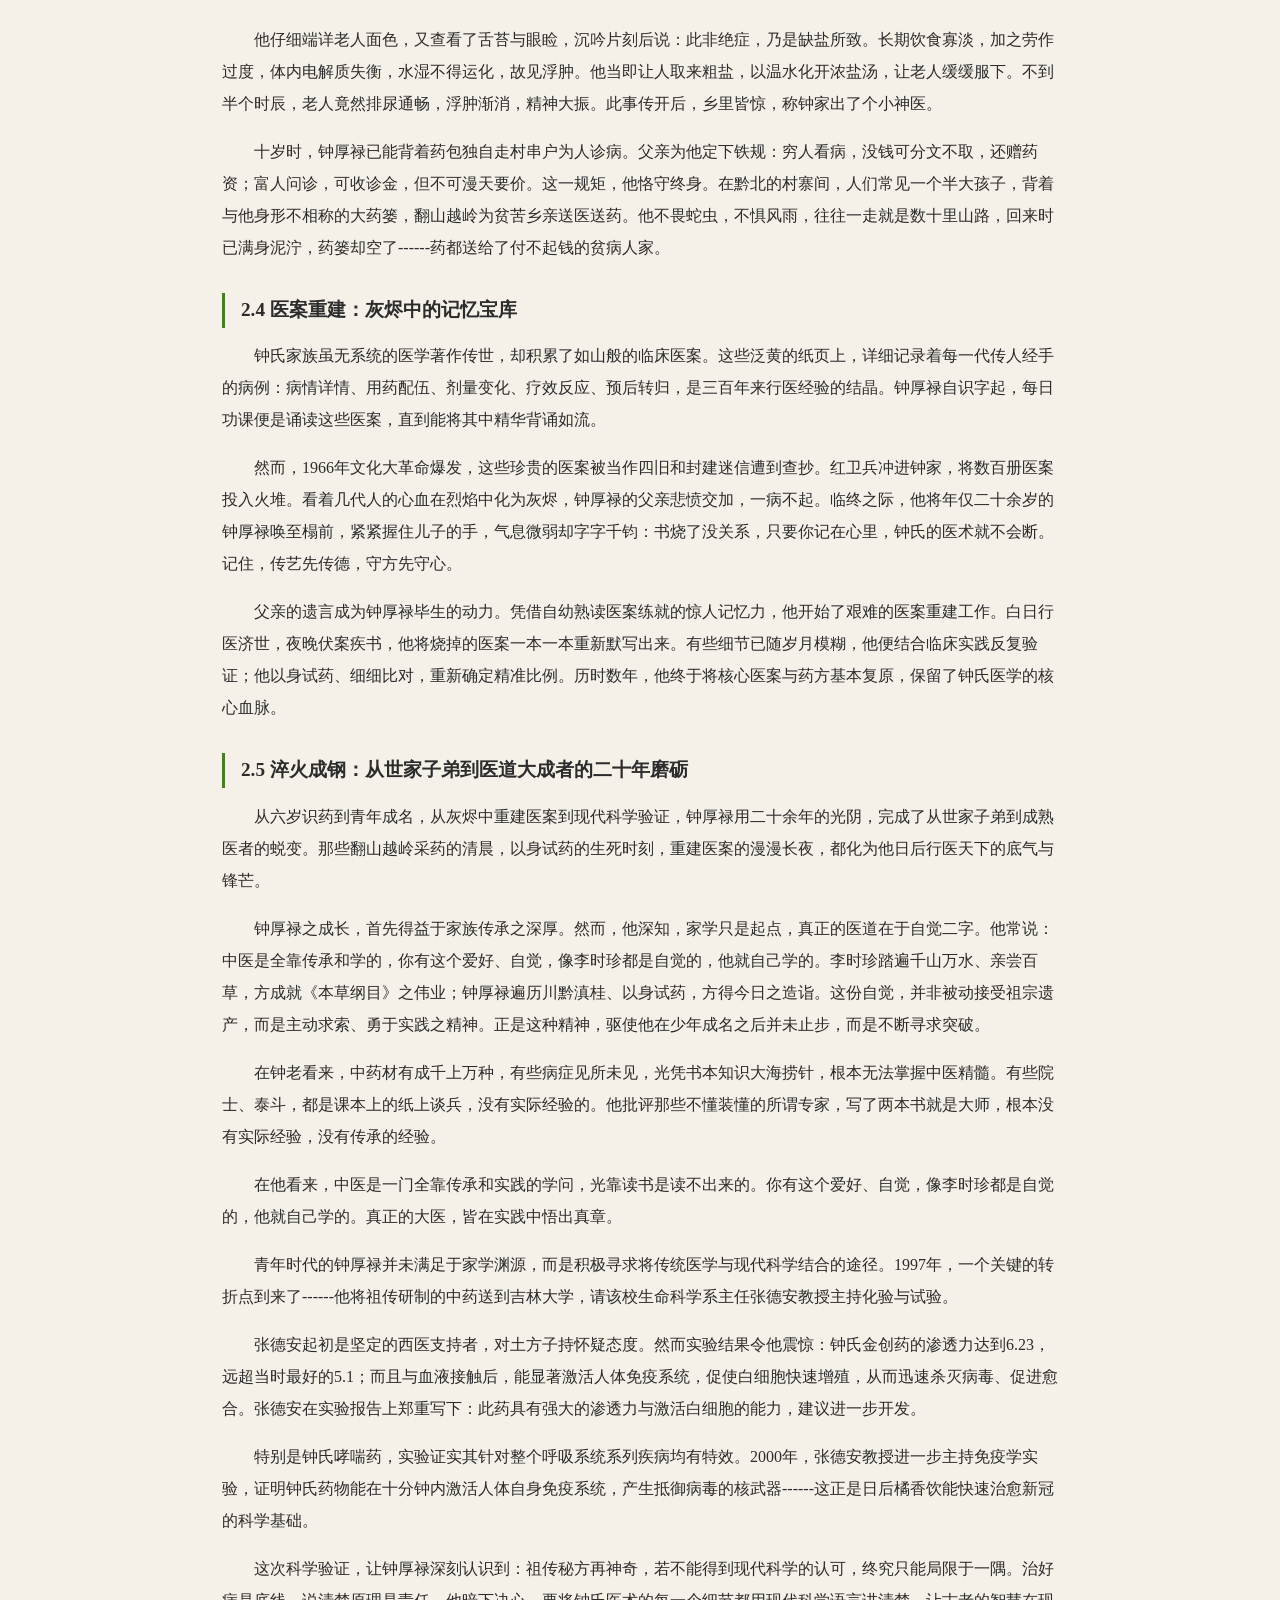
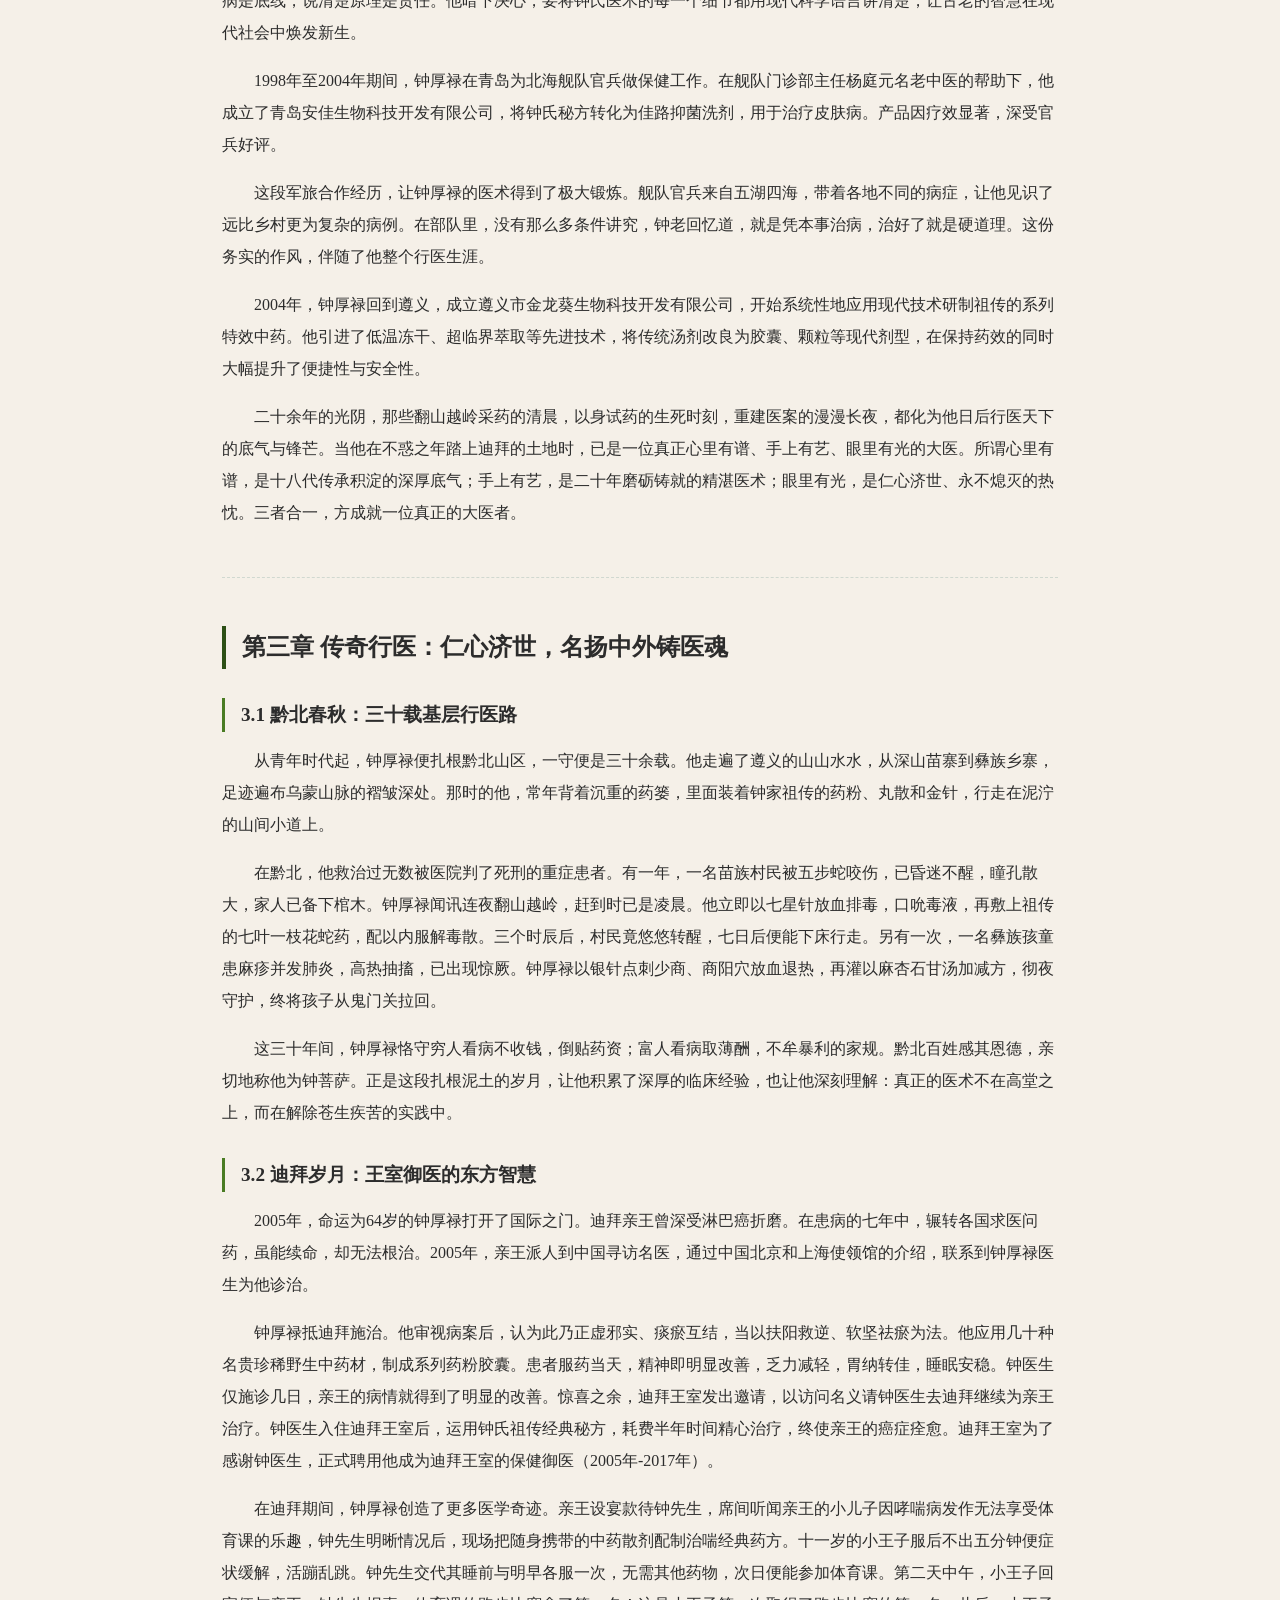
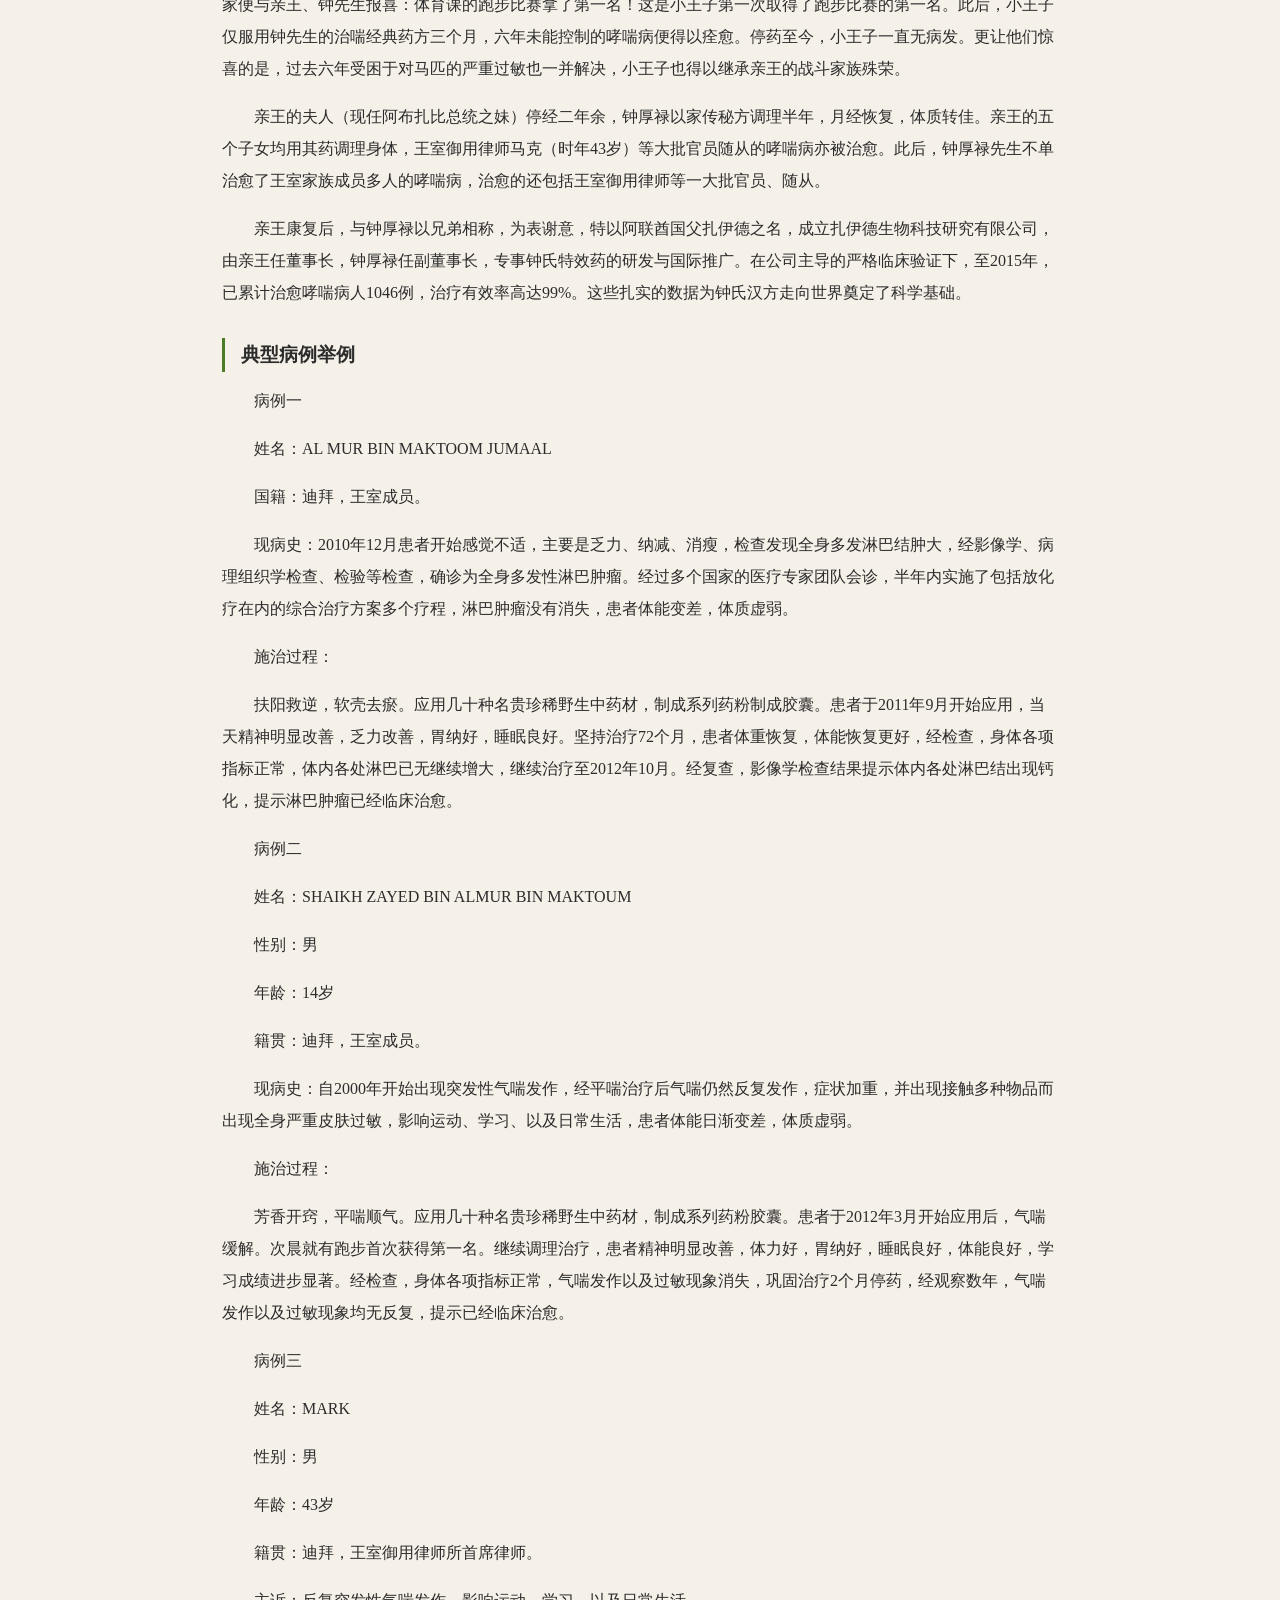
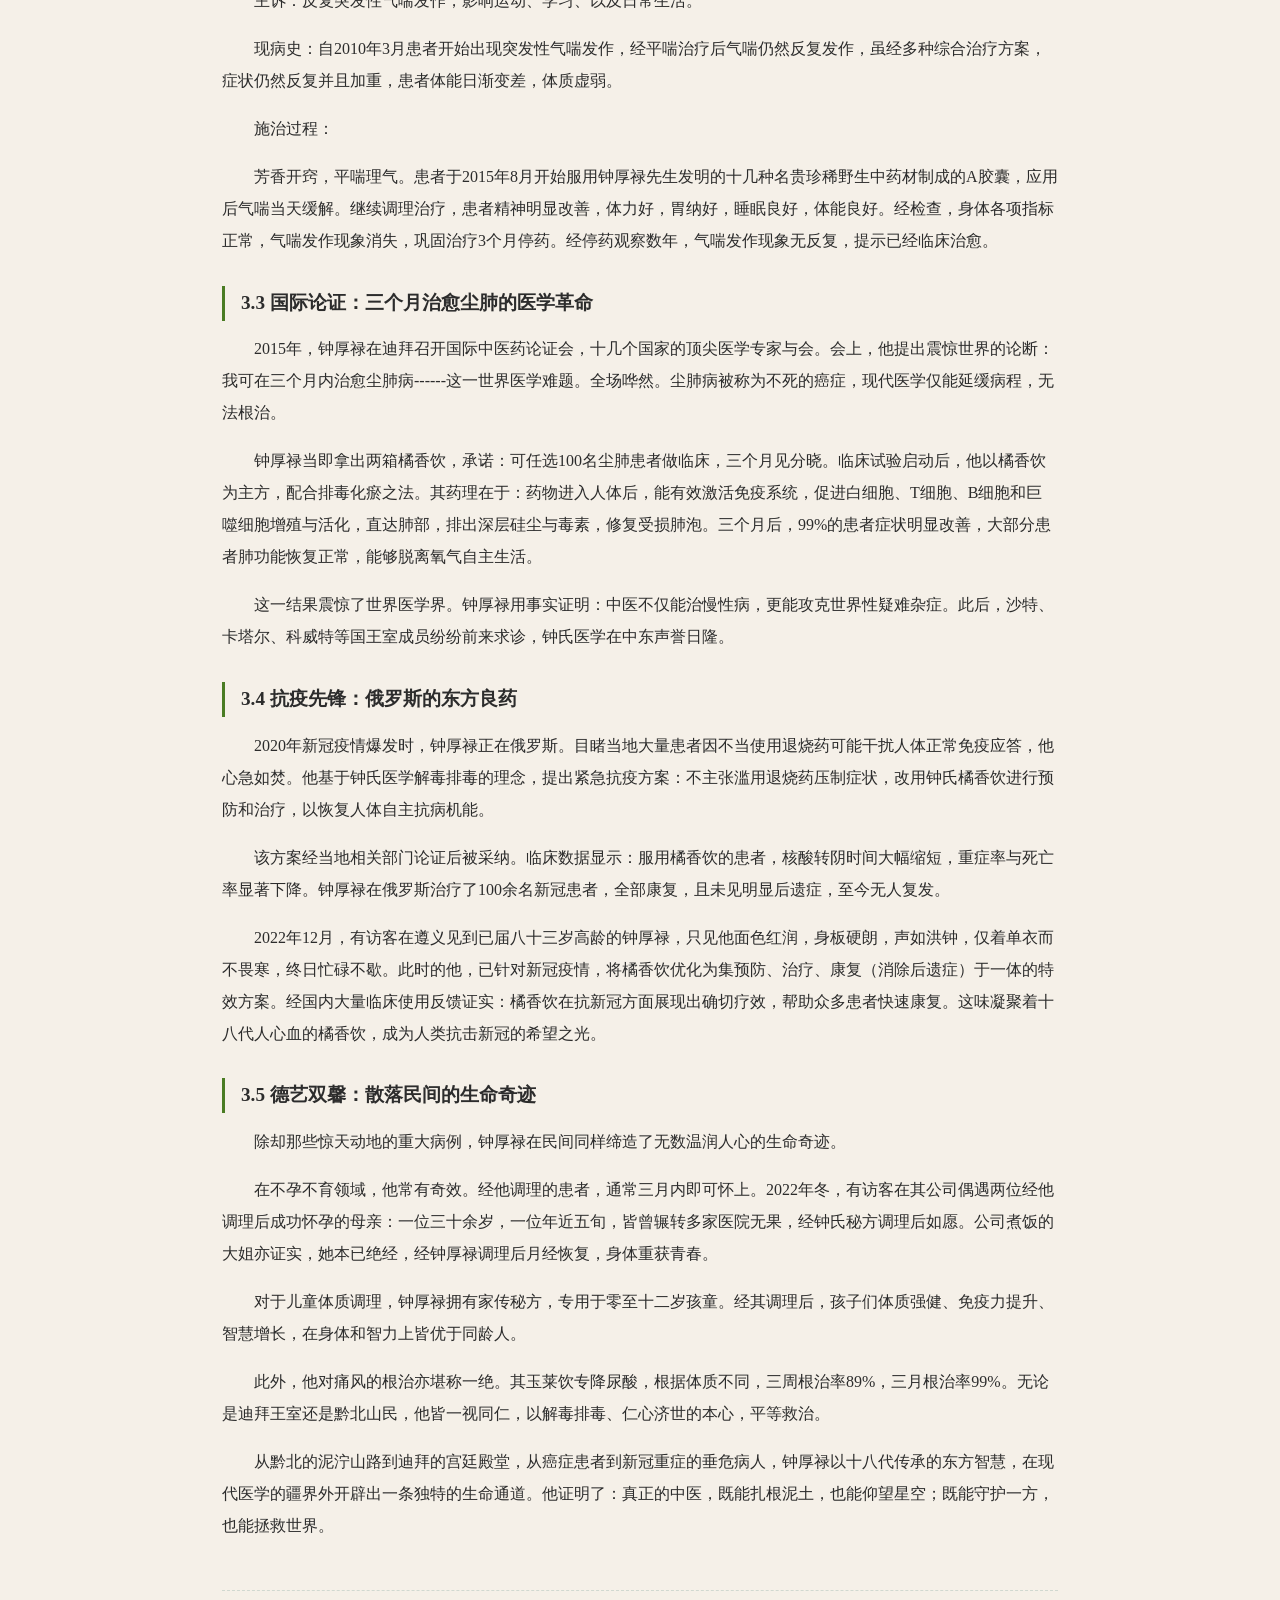
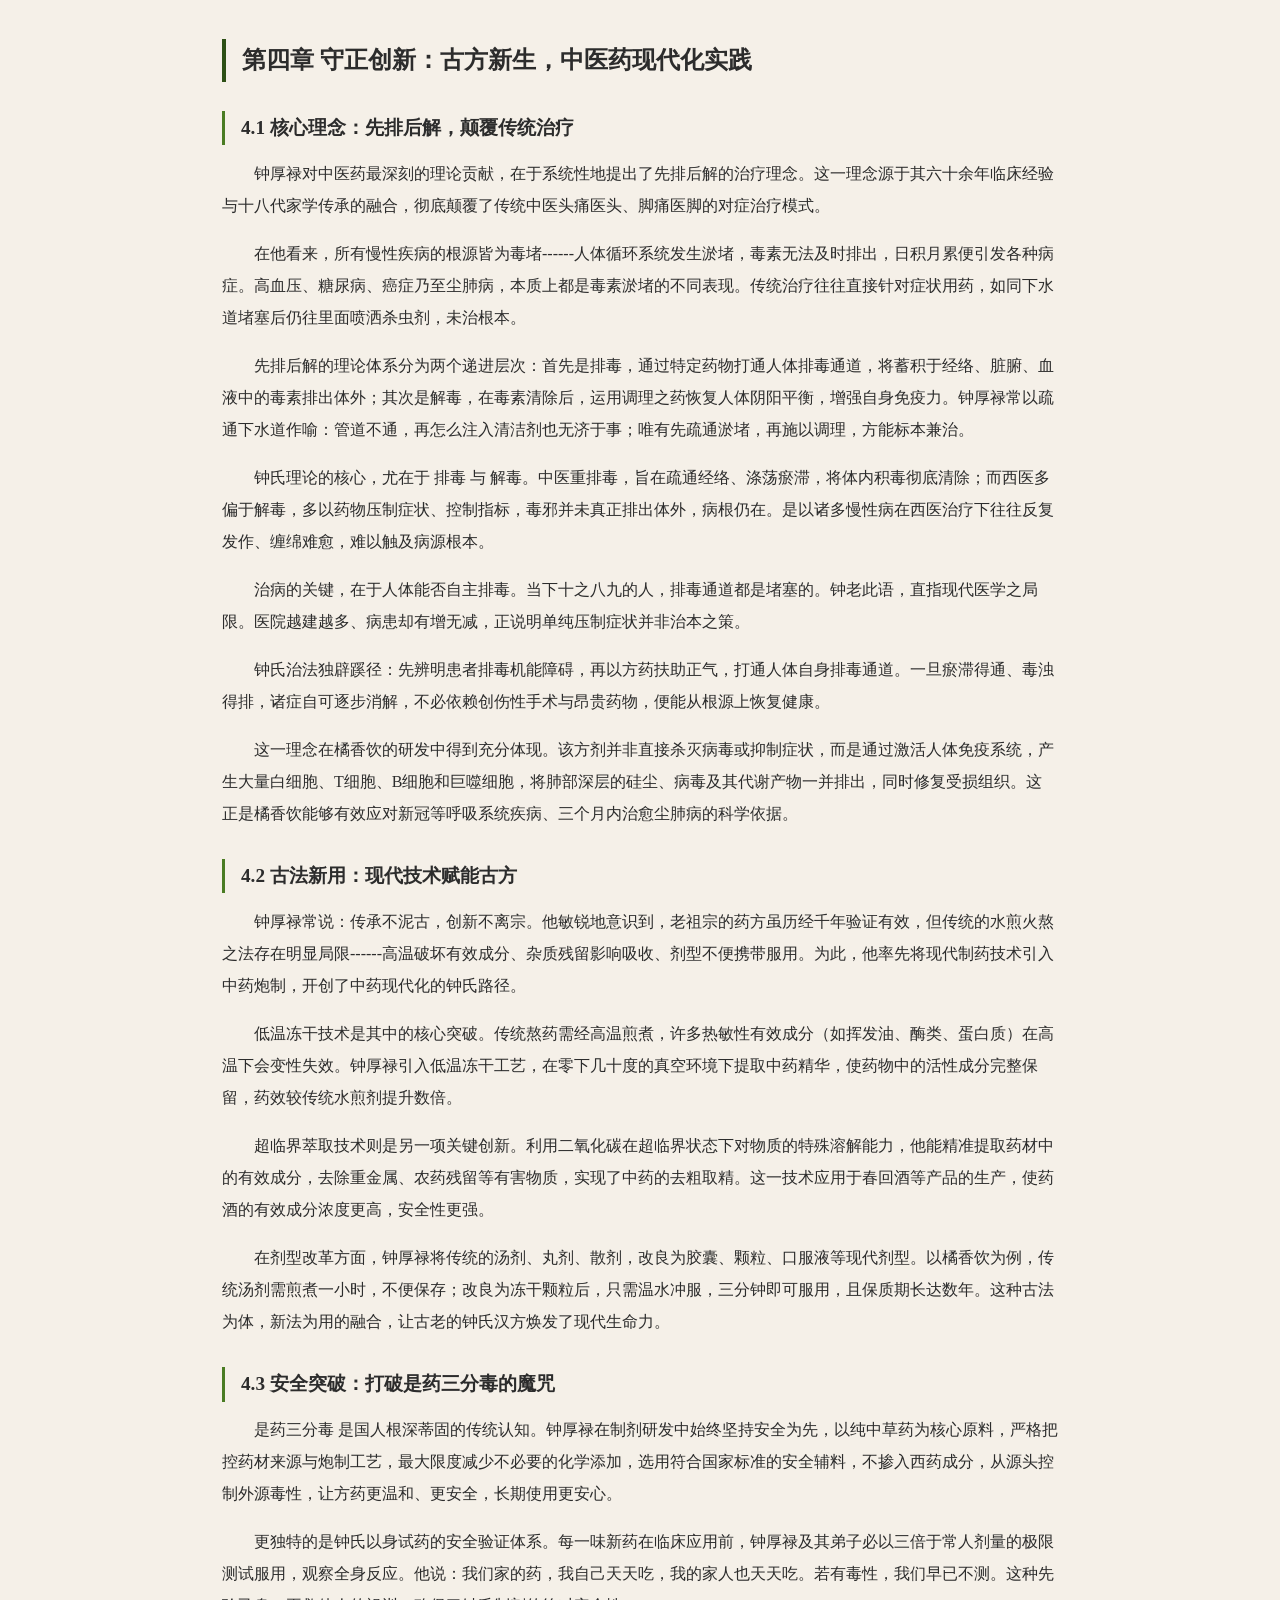
<file: zhong-houlu.html>
<!DOCTYPE html>
<html lang="zh-CN">
<head>
    <meta charset="UTF-8">
    <meta name="viewport" content="width=device-width, initial-scale=1.0">
        <!-- Favicon 多端套件 -->
    <link rel="icon" type="image/x-icon" href="favicon.ico?v=20260923">
    <link rel="icon" type="image/png" sizes="32x32" href="images/favicon-32.png?v=20260923">
    <link rel="icon" type="image/png" sizes="16x16" href="images/favicon-16.png?v=20260923">
    <link rel="apple-touch-icon" sizes="180x180" href="images/apple-touch-icon.png?v=20260923">
    <link rel="manifest" href="site.webmanifest">
    <meta name="theme-color" content="#F39423">
    <meta name="msapplication-TileColor" content="#F39423">
    <meta name="apple-mobile-web-app-capable" content="yes">
    <meta name="apple-mobile-web-app-status-bar-style" content="black-translucent">
    <meta name="apple-mobile-web-app-title" content="古芝源">
    <meta name="format-detection" content="telephone=no">
    <title>钟氏中医药第十八代传人钟厚禄传记 - 贵州古芝源品牌管理有限公司</title>
    <meta name="robots" content="index, follow, max-image-preview:large, max-snippet:-1">
    <meta name="description" content="钟厚禄——钟氏中医药第十八代传人，从医四十余年，秉承祖训『济世活人』，将祖传汉方智慧与现代科学结合，创立贵州古芝源。">
    <link rel="canonical" href="https://www.gzguzhiyuan.com/zhong-houlu.html">
    <meta property="og:type" content="article">
    <meta property="og:title" content="钟氏中医药第十八代传人钟厚禄传记 - 贵州古芝源品牌管理有限公司">
    <meta property="og:description" content="钟厚禄——钟氏中医药第十八代传人，从医四十余年，秉承祖训『济世活人』，将祖传汉方智慧与现代科学结合，创立贵州古芝源。">
    <meta property="og:url" content="https://www.gzguzhiyuan.com/zhong-houlu.html">
    <meta property="og:image" content="https://www.gzguzhiyuan.com/images/og-image.jpg?v=20260923">
    <meta property="og:image:width" content="1200">
    <meta property="og:image:height" content="630">
    <meta property="og:image:alt" content="贵州古芝源品牌管理有限公司 - 传承古法·芝养人生">
    <meta property="og:site_name" content="贵州古芝源">
    <meta property="og:locale" content="zh_CN">
    <meta name="twitter:card" content="summary_large_image">
    <meta name="twitter:title" content="钟氏中医药第十八代传人钟厚禄传记 - 贵州古芝源品牌管理有限公司">
    <meta name="twitter:description" content="钟厚禄——钟氏中医药第十八代传人，从医四十余年，秉承祖训『济世活人』，将祖传汉方智慧与现代科学结合，创立贵州古芝源。">
    <meta name="twitter:image" content="https://www.gzguzhiyuan.com/images/og-image.jpg?v=20260923">

<link rel="stylesheet" href="styles.css">
    <style>
        .bio-page {
            padding: 120px 2rem 5rem;
            max-width: 900px;
            margin: 0 auto;
        }
        .bio-header {
            text-align: center;
            margin-bottom: 3rem;
        }
        .bio-header h2 {
            font-size: 2.5rem;
            color: var(--primary-green);
            margin-bottom: 0.5rem;
        }
        .bio-header .subtitle {
            color: var(--gold);
            font-size: 1.1rem;
        }
        .bio-image {
            width: 100%;
            max-width: 480px;
            margin: 0 auto 3rem;
            border-radius: 12px;
            overflow: hidden;
            box-shadow: 0 8px 32px rgba(0,80,40,0.18);
            border: 4px solid #e8f0e8;
        }
        .bio-image img {
            width: 100%;
            height: auto;
            display: block;
            object-fit: cover;
        }
        .bio-image-fallback {
            width: 100%;
            height: 350px;
            background: linear-gradient(135deg, var(--primary-green), var(--light-green));
            border-radius: 12px;
            display: flex;
            align-items: center;
            justify-content: center;
            font-size: 6rem;
            color: white;
        }
        .bio-toc {
            background: #f8faf8;
            border: 1px solid #e0e8e0;
            border-radius: 12px;
            padding: 2rem;
            margin-bottom: 2.5rem;
        }
        .bio-toc h4 {
            font-size: 1.2rem;
            color: var(--dark-green);
            margin-bottom: 1rem;
            text-align: center;
        }
        .bio-toc ol {
            list-style: none;
            counter-reset: toc-counter;
            padding-left: 0;
        }
        .bio-toc > ol > li {
            counter-increment: toc-counter;
            margin-bottom: 0.6rem;
        }
        .bio-toc > ol > li > a {
            color: var(--primary-green);
            font-weight: 600;
            font-size: 1.05rem;
            text-decoration: none;
            display: block;
            padding: 0.5rem 0.8rem;
            border-radius: 6px;
            transition: background 0.2s;
        }
        .bio-toc > ol > li > a:hover {
            background: #e8f0e8;
        }
        .bio-toc .toc-subs {
            list-style: none;
            padding-left: 1.5rem;
            margin-top: 0.3rem;
            margin-bottom: 0.5rem;
        }
        .bio-toc .toc-subs a {
            color: var(--text-dark);
            font-weight: 400;
            font-size: 0.95rem;
            text-decoration: none;
            display: block;
            padding: 0.3rem 0.8rem;
            border-radius: 4px;
            transition: background 0.2s;
        }
        .bio-toc .toc-subs a:hover {
            background: #e8f0e8;
            color: var(--primary-green);
        }
        .bio-content h3 {
            font-size: 1.5rem;
            color: var(--dark-green);
            margin: 2.5rem 0 1rem;
            border-left: 4px solid var(--primary-green);
            padding-left: 1rem;
            cursor: pointer;
        }
        .bio-content h3::before {
            content: '';
        }
        .bio-content h4 {
            font-size: 1.2rem;
            color: var(--dark-green);
            margin: 1.8rem 0 0.8rem;
            padding-left: 1rem;
            border-left: 3px solid var(--light-green);
        }
        .bio-content p {
            line-height: 2;
            color: var(--text-dark);
            margin-bottom: 1rem;
            text-indent: 2em;
        }
        .bio-chapter-divider {
            border: none;
            border-top: 1px dashed #d0d8d0;
            margin: 3rem 0;
        }
        .bio-back {
            text-align: center;
            margin-top: 3rem;
        }
        .bio-back a {
            display: inline-block;
            padding: 0.8rem 2rem;
            background: var(--primary-green);
            color: white;
            text-decoration: none;
            border-radius: 8px;
            transition: background 0.3s;
        }
        .bio-back a:hover {
            background: var(--light-green);
        }
        .bio-chapter-nav {
            position: fixed;
            right: 1rem;
            top: 50%;
            transform: translateY(-50%);
            display: flex;
            flex-direction: column;
            gap: 0.5rem;
            z-index: 100;
        }
        .bio-chapter-nav a {
            width: 10px;
            height: 10px;
            border-radius: 50%;
            background: #ccc;
            text-indent: -9999px;
            overflow: hidden;
            transition: all 0.3s;
        }
        .bio-chapter-nav a:hover,
        .bio-chapter-nav a.active {
            background: var(--primary-green);
            transform: scale(1.5);
        }
        @media (max-width: 768px) {
            .bio-chapter-nav {
                display: none;
            }
            .bio-page { padding: 100px 1rem 3rem; }
        }
    </style>
</head>
<body>
    <!-- 导航栏 -->
    <nav class="navbar">
        <div class="nav-container">
            <a href="index.html" class="logo">
                <img class="logo-img" id="logo-img" src="" alt="" style="display:none;">
                <span class="logo-icon" id="logo-icon">芝</span>
                <span id="logo-text">古芝源</span>
            </a>
            <ul class="nav-links">
                <li><a href="index.html">首页</a></li>
                <li><a href="about.html">关于我们</a></li>
                <li><a href="products.html">产品中心</a></li>
                <li><a href="news.html">新闻动态</a></li>
                <li class="dropdown">
                    <a href="special.html" onclick="event.preventDefault();event.stopPropagation();this.parentElement.toggleAttribute('data-open');">专题平台 ▾<span class="arrow">▼</span></a>
                    <ul class="dropdown-menu">
                        <li><a href="zhong-houlu.html" class="active-link">钟氏中医药第十八代传人钟厚禄传记</a></li>
                    </ul>
                </li>
                <li><a href="contact.html">联系方式</a></li>
                <li>
                    <a href="cart.html" class="cart-link">
                        <span class="cart-icon">🛒</span>
                        <span class="cart-badge" id="cart-badge">0</span>
                    </a>
                </li>
            </ul>
        </div>
    </nav>

    <!-- 钟厚禄传记页面 -->
    <section class="bio-page">
        <div class="bio-header">
            <h2 id="bio-title">钟氏中医药第十八代传人钟厚禄传记</h2>
            <p class="subtitle" id="bio-subtitle">当代大医钟厚禄：十八代医脉守正，二千年仁心济世</p>
            <p id="bio-tagline" style="color:#888;font-size:0.95rem;margin-top:0.3rem;"></p>
        </div>

        <div class="bio-image" id="bio-image">
            <img src="" alt="钟厚禄" id="bio-image-img" style="display:none;">
            <div class="bio-image-fallback" id="bio-image-fallback">🏔️</div>
        </div>

        <!-- 右侧章节导航 -->
        <div class="bio-chapter-nav" id="chapter-nav"></div>

        <!-- 目录 -->
        <div class="bio-toc" id="bio-toc" style="display:none;">
            <h4>📑 目 录</h4>
            <ol id="toc-list"></ol>
        </div>

        <div class="bio-content" id="bio-content">
            <!-- JS 动态生成 -->
        </div>

        <div class="bio-back">
            <a href="special.html">← 返回专题平台</a>
        </div>
    </section>

    <!-- 页脚 -->
    <footer class="footer" id="footer"></footer>

    <script>
    // ======== 数据加载 ========
    async function loadSiteData() {
        try {
            const res = await fetch('content/site.json?t=' + Date.now());
            const site = await res.json();
            // 动态设置 logo
            const co = site.company || {};
            const img = document.getElementById('logo-img');
            const icon = document.getElementById('logo-icon');
            const text = document.getElementById('logo-text');
            text.textContent = co.shortName || co.name || '古芝源';
            if (co.logoImage) {
                img.src = co.logoImage;
                img.style.display = '';
                icon.style.display = 'none';
                img.onerror = function() {
                    img.style.display = 'none';
                    icon.style.display = '';
                };
            }
            // 渲染页脚
            renderFooter(site);
        } catch(e) { console.error('site.json load error:', e); }
    }

    function renderFooter(site) {
        const footer = document.getElementById('footer');
        if (!site.footer) return;
        const f = site.footer;
        const companyName = (site.company && site.company.name) || '贵州古芝源品牌管理有限公司';
        footer.innerHTML = `
            <p>© ${new Date().getFullYear()} ${companyName} 版权所有</p>
            <p>${f.slogan || '传承古法 · 芝养人生'}</p>
        `;
    }

    // ======== 传记数据 ========
    async function loadBioData() {
        try {
            const res = await fetch('content/zhong-houlu.json?t=' + Date.now());
            const data = await res.json();
            renderBio(data);
        } catch(e) {
            console.warn('zhong-houlu.json not found, using default content');
            renderBio(defaultBioData());
        }
    }

    function defaultBioData() {
        return {
            title: '钟氏中医药第十八代传人钟厚禄传记',
            subtitle: '当代大医钟厚禄：十八代医脉守正，二千年仁心济世',
            tagline: '从楚汉金创到古芝源牙膏，一个中医世家二千年传承密码',
            imageText: '🏔️',
            chapters: [
                { heading: '传承世家', subsections: [], content: ['钟厚禄先生出身于中医药世家，自幼受家族熏陶……'] },
                { heading: '悬壶济世', subsections: [], content: ['钟厚禄先生从医数十载，始终坚持以患者为中心……'] }
            ]
        };
    }

    function renderBio(data) {
        // 更新标题区
        document.getElementById('bio-title').textContent = data.title || '钟氏中医药第十八代传人钟厚禄传记';
        document.getElementById('bio-subtitle').textContent = data.subtitle || '';
        document.getElementById('bio-tagline').textContent = data.tagline || '';
        
        // 更新图片
        const imgEl = document.getElementById('bio-image-img');
        const fallbackEl = document.getElementById('bio-image-fallback');
        if (data.imageUrl) {
            imgEl.src = data.imageUrl;
            imgEl.style.display = '';
            fallbackEl.style.display = 'none';
            imgEl.onerror = function() {
                this.style.display = 'none';
                fallbackEl.style.display = '';
            };
        } else if (data.imageText) {
            imgEl.style.display = 'none';
            fallbackEl.textContent = data.imageText;
            fallbackEl.style.display = '';
        }

        const chapters = data.chapters || data.sections || [];
        if (!chapters.length) return;

        // 生成目录
        const tocList = document.getElementById('toc-list');
        let tocHTML = '';
        chapters.forEach((ch, ci) => {
            const chId = 'chapter-' + ci;
            tocHTML += `<li><a href="#${chId}">${ch.heading || ''}</a>`;
            if (ch.subsections && ch.subsections.length > 0) {
                tocHTML += '<ul class="toc-subs">';
                ch.subsections.forEach((sec, si) => {
                    tocHTML += `<li><a href="#${chId}-s${si}">${sec.heading || ''}</a></li>`;
                });
                tocHTML += '</ul>';
            }
            tocHTML += '</li>';
        });
        tocList.innerHTML = tocHTML;
        document.getElementById('bio-toc').style.display = 'block';

        // 生成正文
        const container = document.getElementById('bio-content');
        let html = '';
        chapters.forEach((ch, ci) => {
            const chId = 'chapter-' + ci;
            html += `<hr class="bio-chapter-divider" id="${chId}">`;
            html += `<h3>${ch.heading || ''}</h3>`;

            // 章前导言
            if (ch.content && ch.content.length > 0) {
                ch.content.forEach(para => {
                    if (para.trim()) html += `<p>${para.trim()}</p>`;
                });
            }

            // 子节
            if (ch.subsections && ch.subsections.length > 0) {
                ch.subsections.forEach((sec, si) => {
                    const secId = chId + '-s' + si;
                    html += `<h4 id="${secId}">${sec.heading || ''}</h4>`;
                    if (sec.content) {
                        sec.content.forEach(para => {
                            if (para.trim()) html += `<p>${para.trim()}</p>`;
                        });
                    }
                });
            }
        });
        container.innerHTML = html;

        // 生成右侧章节导航点
        const nav = document.getElementById('chapter-nav');
        let navHTML = '';
        chapters.forEach((ch, ci) => {
            navHTML += `<a href="#chapter-${ci}" title="${ch.heading}">${ci + 1}</a>`;
        });
        nav.innerHTML = navHTML;

        // 滚动时高亮当前章节导航点
        updateNavOnScroll();
    }

    function updateNavOnScroll() {
        const navLinks = document.querySelectorAll('.bio-chapter-nav a');
        if (!navLinks.length) return;
        window.addEventListener('scroll', () => {
            let current = '';
            document.querySelectorAll('.bio-chapter-divider').forEach(el => {
                if (window.scrollY >= el.offsetTop - 120) {
                    current = el.id;
                }
            });
            navLinks.forEach(a => {
                a.classList.remove('active');
                if (a.getAttribute('href') === '#' + current) {
                    a.classList.add('active');
                }
            });
        });
    }

    // ======== 初始化 ========
    (async function init() {
        await loadSiteData();
        await loadBioData();
    })();
    </script>
    <script src="nav.js"></script>
</body>
</html>
</file>
<file: styles.css>
/* ==========================================
   贵州古芝源品牌管理有限公司 - 全局样式表
   中医药汉方风格 | 2026 | v20260624
   ========================================== */

/* CSS 变量 */
:root {
    --primary-green: #2d5016;
    --light-green: #4a7c23;
    --earth-brown: #8b6f47;
    --cream: #f5f0e8;
    --dark-brown: #3e2723;
    --gold: #d4a574;
    --text-dark: #2c2c2c;
    --text-light: #666;
    --white: #ffffff;
}

/* 全局重置 */
* {
    margin: 0;
    padding: 0;
    box-sizing: border-box;
}

body {
    font-family: "PingFang SC", "Microsoft YaHei", "SimSun", serif;
    line-height: 1.8;
    color: var(--text-dark);
    background-color: var(--cream);
}

/* 导航栏 */
.navbar {
    position: fixed;
    top: 0;
    width: 100%;
    background: rgba(45, 80, 22, 0.95);
    padding: 1rem 0;
    z-index: 1000;
    box-shadow: 0 2px 10px rgba(0,0,0,0.1);
    transition: background 0.3s;
}

.navbar.scrolled {
    background: rgba(45, 80, 22, 0.98);
}

.nav-container {
    max-width: 1200px;
    margin: 0 auto;
    padding: 0 2rem;
    display: flex;
    justify-content: space-between;
    align-items: center;
}

.logo {
    color: var(--white);
    font-size: 1.8rem;
    font-weight: bold;
    text-decoration: none;
    display: flex;
    align-items: center;
    gap: 10px;
    flex-shrink: 0;
    min-width: 0;
}

.logo-icon {
    width: 40px;
    height: 40px;
    background: var(--gold);
    border-radius: 50%;
    display: flex;
    align-items: center;
    justify-content: center;
    font-size: 1.5rem;
}

.logo-img {
    height: 45px;
    max-height: 45px;
    max-width: 180px;
    width: auto;
    object-fit: contain;
    /* 方形 PNG 渲染为 45x45；非方形素材自动 contain，绝不拉伸变形 */
    flex-shrink: 0;
}

.logo-text {
    max-width: 200px;
    overflow: hidden;
    text-overflow: ellipsis;
    white-space: nowrap;
}

/* 移动端 LOGO 适配：整体收紧，避免与汉堡菜单争抢横向空间 */
@media (max-width: 768px) {
    .logo {
        font-size: 1.4rem;
        gap: 8px;
    }

    .logo-img {
        height: 38px;
        max-height: 38px;
    }

    .logo-icon {
        width: 34px;
        height: 34px;
        font-size: 1.25rem;
    }
}

.nav-links {
    display: flex;
    list-style: none;
    gap: 2rem;
    flex-wrap: nowrap;
    flex-shrink: 0;
    overflow: visible;
}

.nav-links li {
    flex-shrink: 0;
    white-space: nowrap;
}

.nav-links a {
    color: var(--white);
    text-decoration: none;
    font-size: 1rem;
    transition: color 0.3s;
    position: relative;
}

.nav-links a:hover {
    color: var(--gold);
}

.nav-links a::after {
    content: '';
    position: absolute;
    bottom: -5px;
    left: 0;
    width: 0;
    height: 2px;
    background: var(--gold);
    transition: width 0.3s;
}

.nav-links a:hover::after {
    width: 100%;
}

/* 下拉菜单 */
.dropdown {
    position: relative;
}

.dropdown > a::after {
    content: '' !important;
    width: 0 !important;
}

.dropdown-menu {
    position: absolute;
    top: 100%;
    left: 50%;
    transform: translateX(-50%);
    background: rgba(45, 80, 22, 0.98);
    min-width: 280px;
    padding: 0.5rem 0;
    border-radius: 8px;
    box-shadow: 0 8px 24px rgba(0,0,0,0.2);
    opacity: 0;
    visibility: hidden;
    transition: opacity 0.3s, visibility 0.3s;
    z-index: 1001;
    list-style: none;
}

.dropdown:hover .dropdown-menu,
.dropdown[data-open] .dropdown-menu {
    opacity: 1;
    visibility: visible;
}

.dropdown-menu li {
    display: block;
    white-space: nowrap;
}

.dropdown-menu a {
    display: block;
    padding: 0.7rem 1.5rem;
    color: var(--white) !important;
    font-size: 0.95rem;
    text-decoration: none;
    transition: background 0.3s, color 0.3s;
}

.dropdown-menu a:hover {
    background: rgba(212, 165, 116, 0.2);
    color: var(--gold) !important;
}

.dropdown-menu a.active-link {
    color: var(--gold) !important;
}

/* 桌面端隐藏移动端箭头指示器 */
.dropdown > a .arrow {
    display: none;
}

@media (max-width: 768px) {
    .dropdown-menu {
        position: static;
        transform: none;
        opacity: 1;
        visibility: visible;
        background: rgba(0,0,0,0.2);
        box-shadow: none;
        padding-left: 1rem;
        display: none;
    }
    .dropdown[data-open] .dropdown-menu {
        display: block;
    }
}

/* 通用区域标题 */
.section-title {
    text-align: center;
    font-size: 2.5rem;
    color: var(--primary-green);
    margin-bottom: 1rem;
    position: relative;
}

.section-title::after {
    content: '';
    display: block;
    width: 80px;
    height: 3px;
    background: var(--gold);
    margin: 1rem auto;
}

.section-subtitle {
    text-align: center;
    color: var(--text-light);
    margin-bottom: 3rem;
    font-size: 1.1rem;
}

/* 按钮 */
.btn-primary {
    display: inline-block;
    padding: 0.8rem 2rem;
    background: var(--primary-green);
    color: var(--white);
    border: none;
    border-radius: 5px;
    font-size: 1.1rem;
    cursor: pointer;
    text-decoration: none;
    transition: background 0.3s;
}

.btn-primary:hover {
    background: var(--light-green);
}

.btn-secondary {
    display: inline-block;
    padding: 0.8rem 2rem;
    background: var(--white);
    color: var(--primary-green);
    border: 2px solid var(--primary-green);
    border-radius: 5px;
    font-size: 1.1rem;
    cursor: pointer;
    text-decoration: none;
    transition: all 0.3s;
}

.btn-secondary:hover {
    background: var(--primary-green);
    color: var(--white);
}

/* 面包屑 */
.breadcrumb {
    margin-bottom: 2rem;
    color: var(--text-light);
}

.breadcrumb a {
    color: var(--primary-green);
    text-decoration: none;
}

.breadcrumb a:hover {
    text-decoration: underline;
}

/* 标签 */
.tag {
    display: inline-block;
    background: var(--cream);
    color: var(--primary-green);
    padding: 0.3rem 0.8rem;
    border-radius: 20px;
    font-size: 0.9rem;
}

/* 卡片 */
.card {
    background: var(--white);
    border-radius: 10px;
    box-shadow: 0 5px 20px rgba(0,0,0,0.05);
    transition: transform 0.3s, box-shadow 0.3s;
}

.card:hover {
    transform: translateY(-5px);
    box-shadow: 0 10px 30px rgba(45, 80, 22, 0.15);
}

/* 页脚 */
.footer {
    background: var(--dark-brown);
    color: var(--white);
    text-align: center;
    padding: 2rem;
}

.footer p {
    opacity: 0.8;
    margin: 0.5rem 0;
}

/* 滚动动画 */
.fade-in {
    opacity: 0;
    transform: translateY(30px);
    transition: opacity 0.8s ease, transform 0.8s ease;
}

.fade-in.visible {
    opacity: 1;
    transform: translateY(0);
}

/* 平滑滚动 */
html {
    scroll-behavior: smooth;
}

/* 桌面端隐藏汉堡菜单按钮（仅移动端显示） */
.nav-toggle {
    display: none;
}

/* 响应式 */
@media (max-width: 768px) {
    .nav-links {
        display: none;
    }

    /* 汉堡菜单按钮 */
    .nav-toggle {
        display: flex;
        flex-direction: column;
        justify-content: center;
        align-items: center;
        width: 36px;
        height: 36px;
        background: none;
        border: none;
        cursor: pointer;
        z-index: 1002;
        padding: 4px;
        gap: 5px;
    }
    .nav-toggle span {
        display: block;
        width: 24px;
        height: 2px;
        background: var(--white);
        border-radius: 2px;
        transition: all 0.3s ease;
    }
    .nav-toggle.open span:nth-child(1) {
        transform: translateY(7px) rotate(45deg);
    }
    .nav-toggle.open span:nth-child(2) {
        opacity: 0;
    }
    .nav-toggle.open span:nth-child(3) {
        transform: translateY(-7px) rotate(-45deg);
    }

    /* 移动端菜单覆盖层 */
    .nav-mobile-overlay {
        display: none;
        position: fixed;
        top: 0; left: 0; right: 0; bottom: 0;
        background: rgba(0,0,0,0.5);
        z-index: 998;
    }
    .nav-mobile-overlay.open {
        display: block;
    }

    /* 移动端导航菜单面板 */
    .nav-links {
        position: fixed;
        top: 0;
        right: -280px;
        width: 260px;
        height: 100vh;
        background: rgba(45, 80, 22, 0.98);
        flex-direction: column;
        gap: 0;
        padding: 80px 0 2rem;
        z-index: 999;
        transition: right 0.3s ease;
        overflow-y: auto;
        box-shadow: -4px 0 20px rgba(0,0,0,0.3);
    }
    .nav-links.open {
        right: 0;
        display: flex;
    }
    .nav-links li {
        width: 100%;
    }
    .nav-links > li > a {
        display: block;
        padding: 0.9rem 2rem;
        font-size: 1.05rem;
        border-bottom: 1px solid rgba(255,255,255,0.08);
    }
    .nav-links > li > a::after {
        display: none;
    }

    /* 移动端子菜单 */
    .dropdown-menu {
        position: static;
        transform: none;
        background: rgba(0,0,0,0.2);
        min-width: unset;
        border-radius: 0;
        box-shadow: none;
        opacity: 1;
        visibility: visible;
        display: none;
        padding: 0;
    }
    .dropdown[data-open] .dropdown-menu {
        display: block;
    }
    .dropdown-menu li a {
        padding: 0.7rem 3rem;
        font-size: 0.95rem;
    }
    .dropdown > a::after {
        display: none;
    }
    .dropdown > a {
        display: flex;
        justify-content: space-between;
        align-items: center;
    }
    .dropdown > a .arrow {
        display: inline;
        font-size: 0.7rem;
        transition: transform 0.3s;
    }
    .dropdown[data-open] > a .arrow {
        transform: rotate(180deg);
    }

    .section-title {
        font-size: 2rem;
    }

    .breadcrumb {
        font-size: 0.9rem;
    }
}

@media (min-width: 769px) and (max-width: 1024px) {
    .section-title {
        font-size: 2.2rem;
    }
}

/* ==========================================
   购物车相关样式
   ========================================== */

/* 购物车图标和角标 */
.cart-link {
    position: relative;
    display: flex;
    align-items: center;
    gap: 0.3rem;
}

.cart-icon {
    font-size: 1.2rem;
}

.cart-badge {
    position: absolute;
    top: -10px;
    right: -14px;
    background: #e53935;
    color: #fff;
    font-size: 0.75rem;
    font-weight: 700;
    min-width: 20px;
    height: 20px;
    padding: 0 4px;
    border-radius: 10px;
    display: none !important;
    align-items: center;
    justify-content: center;
    box-shadow: 0 2px 6px rgba(229,57,53,0.45);
    line-height: 1;
    z-index: 100;
}

.cart-badge[data-count="0"] { display: none !important; }

.cart-badge.visible,
.cart-badge.show {
    display: flex !important;
}

/* 购物车提示消息 */
.cart-toast {
    position: fixed;
    top: 100px;
    right: 20px;
    background: white;
    border-radius: 10px;
    box-shadow: 0 5px 30px rgba(0,0,0,0.15);
    padding: 1rem 1.5rem;
    display: flex;
    align-items: center;
    gap: 1rem;
    z-index: 10000;
    transform: translateX(120%);
    transition: transform 0.3s ease;
    max-width: 400px;
}

.cart-toast.show {
    transform: translateX(0);
}

.cart-toast-content {
    display: flex;
    align-items: center;
    gap: 0.5rem;
    flex: 1;
}

.cart-toast-icon {
    font-size: 1.5rem;
}

.cart-toast-text {
    color: var(--text-dark);
    font-size: 0.95rem;
}

.cart-toast-link {
    background: var(--primary-green);
    color: white;
    padding: 0.5rem 1rem;
    border-radius: 5px;
    text-decoration: none;
    font-size: 0.9rem;
    white-space: nowrap;
    transition: background 0.3s;
}

.cart-toast-link:hover {
    background: var(--light-green);
}

/* 通知消息 */
.notification {
    position: fixed;
    top: 100px;
    left: 50%;
    transform: translateX(-50%) translateY(-20px);
    background: var(--primary-green);
    color: white;
    padding: 1rem 2rem;
    border-radius: 10px;
    box-shadow: 0 5px 30px rgba(0,0,0,0.15);
    z-index: 10001;
    opacity: 0;
    transition: opacity 0.3s, transform 0.3s;
    font-size: 0.95rem;
}

.notification.show {
    opacity: 1;
    transform: translateX(-50%) translateY(0);
}

.notification-success {
    background: var(--primary-green);
}

.notification-error {
    background: #d32f2f;
}

.notification-info {
    background: #1976d2;
}

/* 数量选择器 */
.quantity-selector {
    display: flex;
    align-items: center;
    gap: 0.5rem;
    margin: 1rem 0;
}

.quantity-btn {
    width: 36px;
    height: 36px;
    border: 2px solid var(--primary-green);
    background: white;
    color: var(--primary-green);
    font-size: 1.2rem;
    border-radius: 5px;
    cursor: pointer;
    display: flex;
    align-items: center;
    justify-content: center;
    transition: all 0.3s;
}

.quantity-btn:hover {
    background: var(--primary-green);
    color: white;
}

.quantity-input {
    width: 60px;
    height: 36px;
    border: 2px solid var(--cream);
    border-radius: 5px;
    text-align: center;
    font-size: 1rem;
    font-weight: bold;
    color: var(--text-dark);
}

/* 产品操作按钮 */
.product-actions {
    display: flex;
    gap: 1rem;
    margin-top: 1.5rem;
}

.btn-add-cart {
    flex: 1;
    padding: 1rem;
    background: white;
    color: var(--primary-green);
    border: 2px solid var(--primary-green);
    border-radius: 5px;
    font-size: 1.1rem;
    cursor: pointer;
    transition: all 0.3s;
    display: flex;
    align-items: center;
    justify-content: center;
    gap: 0.5rem;
}

.btn-add-cart:hover {
    background: var(--primary-green);
    color: white;
}

.btn-buy-now {
    flex: 1;
    padding: 1rem;
    background: var(--primary-green);
    color: white;
    border: none;
    border-radius: 5px;
    font-size: 1.1rem;
    cursor: pointer;
    transition: background 0.3s;
    display: flex;
    align-items: center;
    justify-content: center;
    gap: 0.5rem;
}

.btn-buy-now:hover {
    background: var(--light-green);
}

/* ==========================================
   模态弹窗系统
   ========================================== */

.g-modal-overlay {
    position: fixed;
    top: 0; left: 0; right: 0; bottom: 0;
    background: rgba(0, 0, 0, 0);
    z-index: 20000;
    display: flex;
    align-items: center;
    justify-content: center;
    padding: 1rem;
    transition: background 0.3s ease;
    pointer-events: none;
}

.g-modal-overlay.show {
    background: rgba(0, 0, 0, 0.55);
    pointer-events: auto;
}

.g-modal {
    background: #fff;
    border-radius: 16px;
    box-shadow: 0 20px 60px rgba(0, 0, 0, 0.2), 0 0 0 1px rgba(0, 0, 0, 0.05);
    padding: 2.5rem 2rem 2rem;
    max-width: 480px;
    width: 100%;
    position: relative;
    transform: translateY(20px) scale(0.96);
    opacity: 0;
    transition: transform 0.35s cubic-bezier(0.34, 1.56, 0.64, 1),
                opacity 0.25s ease;
    text-align: center;
}

/* 支付弹窗需要更宽 */
.g-modal-overlay.payment-wide .g-modal {
    max-width: 560px;
}

.g-modal-overlay.show .g-modal {
    transform: translateY(0) scale(1);
    opacity: 1;
}

.g-modal-close {
    position: absolute;
    top: 12px;
    right: 16px;
    background: none;
    border: none;
    font-size: 1.5rem;
    color: #999;
    cursor: pointer;
    width: 36px;
    height: 36px;
    display: flex;
    align-items: center;
    justify-content: center;
    border-radius: 50%;
    transition: color 0.2s, background 0.2s;
    line-height: 1;
}

.g-modal-close:hover {
    color: #333;
    background: #f0f0f0;
}

.g-modal-icon {
    font-size: 3rem;
    margin-bottom: 0.5rem;
    line-height: 1;
}

.g-modal-title {
    font-size: 1.3rem;
    color: var(--primary-green);
    margin-bottom: 0.75rem;
    font-weight: 700;
}

.g-modal-body {
    color: var(--text-dark);
    font-size: 0.95rem;
    line-height: 1.7;
    margin-bottom: 1.5rem;
    text-align: center;
}

.g-modal-body p {
    margin-bottom: 0.5rem;
}

.g-modal-body .order-id {
    font-family: monospace;
    font-weight: bold;
    color: var(--primary-green);
    background: var(--cream);
    padding: 0.2rem 0.6rem;
    border-radius: 4px;
    font-size: 0.85rem;
}

.g-modal-body .order-summary {
    background: var(--cream);
    border-radius: 10px;
    padding: 1rem;
    margin: 0.75rem 0;
    text-align: left;
    font-size: 0.9rem;
    line-height: 1.8;
}

.g-modal-body .order-summary .label {
    color: var(--text-light);
    margin-right: 0.5rem;
}

.g-modal-body .payment-notice {
    background: #fff8e1;
    border: 1px solid #ffcc02;
    border-radius: 8px;
    padding: 0.75rem 1rem;
    margin-top: 1rem;
    font-size: 0.85rem;
    color: #8d6e00;
    text-align: left;
    line-height: 1.6;
}

.g-modal-body .payment-notice .title {
    font-weight: bold;
    margin-bottom: 0.3rem;
    display: flex;
    align-items: center;
    gap: 0.3rem;
}

.g-modal-body .error-msg {
    color: #d32f2f;
    font-size: 0.85rem;
    margin-top: 0.4rem;
    display: flex;
    align-items: center;
    gap: 0.3rem;
}

.g-modal-body .form-group {
    text-align: left;
    margin-bottom: 1rem;
}

.g-modal-body .form-group label {
    display: block;
    font-weight: 600;
    margin-bottom: 0.3rem;
    font-size: 0.9rem;
    color: var(--text-dark);
}

.g-modal-body .form-group input,
.g-modal-body .form-group textarea {
    width: 100%;
    padding: 0.7rem 0.9rem;
    border: 2px solid #e0d8cc;
    border-radius: 8px;
    font-size: 0.95rem;
    font-family: inherit;
    transition: border-color 0.3s;
    background: #fafaf7;
}

.g-modal-body .form-group input:focus,
.g-modal-body .form-group textarea:focus {
    outline: none;
    border-color: var(--primary-green);
    background: #fff;
}

.g-modal-body .form-group input.input-error {
    border-color: #d32f2f;
    background: #fff5f5;
}

.g-modal-body .form-group textarea {
    resize: vertical;
    min-height: 80px;
}

/* 支付方式选择器 */
.payment-methods {
    display: flex;
    gap: 0.75rem;
    flex-wrap: wrap;
}

.payment-method-option {
    flex: 1;
    min-width: 100px;
    padding: 0.75rem 0.5rem;
    border: 2px solid #e0d8cc;
    border-radius: 10px;
    text-align: center;
    cursor: pointer;
    transition: all 0.3s;
    background: #fafaf7;
    font-size: 0.85rem;
    color: var(--text-light);
}

.payment-method-option:hover {
    border-color: var(--gold);
}

.payment-method-option.selected {
    border-color: var(--primary-green);
    background: #f0f7e8;
    color: var(--primary-green);
    font-weight: 600;
}

.payment-method-option .pm-icon {
    font-size: 1.5rem;
    display: block;
    margin-bottom: 0.2rem;
}

/* 按钮 */
.g-modal-actions {
    display: flex;
    gap: 0.75rem;
    justify-content: center;
}

.g-modal-btn {
    flex: 1;
    padding: 0.75rem 1rem;
    border-radius: 10px;
    font-size: 0.95rem;
    font-weight: 600;
    cursor: pointer;
    transition: all 0.3s;
    border: none;
    font-family: inherit;
    white-space: nowrap;
}

.g-modal-btn-primary {
    background: var(--primary-green);
    color: #fff;
}

.g-modal-btn-primary:hover {
    background: var(--light-green);
    transform: translateY(-1px);
    box-shadow: 0 4px 12px rgba(45, 80, 22, 0.3);
}

.g-modal-btn-danger {
    background: #d32f2f;
    color: #fff;
}

.g-modal-btn-danger:hover {
    background: #b71c1c;
    transform: translateY(-1px);
    box-shadow: 0 4px 12px rgba(211, 47, 47, 0.3);
}

.g-modal-btn-default {
    background: #f0f0f0;
    color: #666;
    border: 1px solid #ddd;
}

.g-modal-btn-default:hover {
    background: #e0e0e0;
    color: #333;
}

/* 成功对勾动画 */
.g-success-check {
    width: 60px;
    height: 60px;
    display: block;
    margin: 0 auto;
}

.g-success-circle {
    stroke: var(--primary-green);
    stroke-width: 2;
    stroke-dasharray: 166;
    stroke-dashoffset: 166;
    animation: g-stroke 0.6s cubic-bezier(0.65, 0, 0.45, 1) forwards 0.1s;
}

.g-success-path {
    stroke: var(--primary-green);
    stroke-width: 2;
    stroke-linecap: round;
    stroke-linejoin: round;
    stroke-dasharray: 48;
    stroke-dashoffset: 48;
    animation: g-stroke 0.35s cubic-bezier(0.65, 0, 0.45, 1) forwards 0.5s;
}

@keyframes g-stroke {
    100% { stroke-dashoffset: 0; }
}

/* 响应式 */
@media (max-width: 768px) {
    .g-modal {
        padding: 2rem 1.5rem 1.5rem;
        max-width: 92vw;
        border-radius: 14px;
    }

    .g-modal-actions {
        flex-direction: column;
    }

    .g-modal-btn {
        width: 100%;
    }

    .cart-toast {
        top: 80px;
        right: 10px;
        left: 10px;
        max-width: none;
    }

    .notification {
        top: 80px;
        left: 10px;
        right: 10px;
        transform: translateY(-20px);
    }

    .notification.show {
        transform: translateY(0);
    }

    .payment-methods {
        flex-direction: column;
    }
}
</file>
